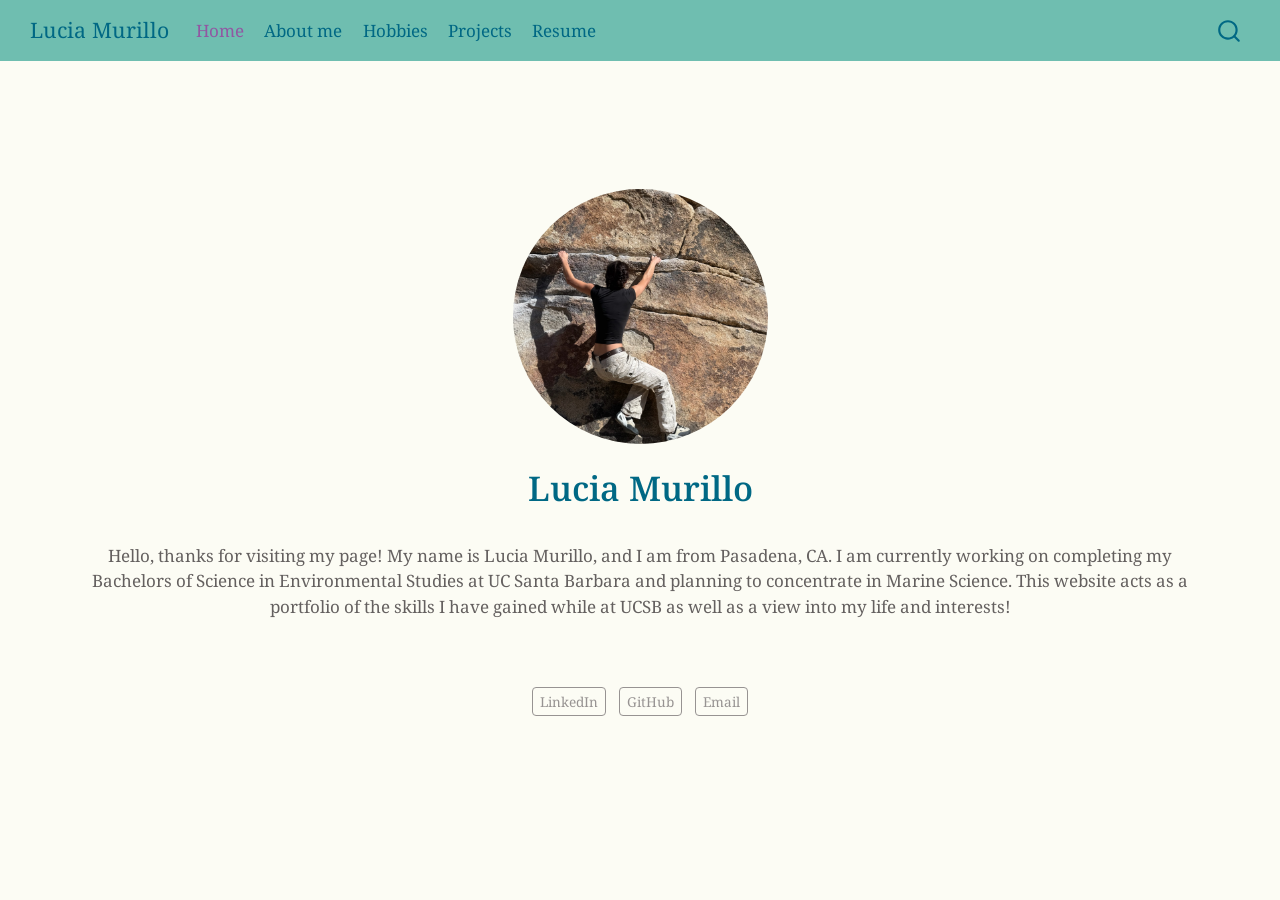
<file: docs/index.html>
<!DOCTYPE html>
<html xmlns="http://www.w3.org/1999/xhtml" lang="en" xml:lang="en"><head>

<meta charset="utf-8">
<meta name="generator" content="quarto-1.9.38">

<meta name="viewport" content="width=device-width, initial-scale=1.0, user-scalable=yes">


<title>Lucia Murillo</title>
<style>
/* Default styles provided by pandoc.
** See https://pandoc.org/MANUAL.html#variables-for-html for config info.
*/
code{white-space: pre-wrap;}
span.smallcaps{font-variant: small-caps;}
div.columns{display: flex; gap: min(4vw, 1.5em);}
div.column{flex: auto; overflow-x: auto;}
div.hanging-indent{margin-left: 1.5em; text-indent: -1.5em;}
ul.task-list{list-style: none;}
ul.task-list li input[type="checkbox"] {
  width: 0.8em;
  margin: 0 0.8em 0.2em -1em; /* quarto-specific, see https://github.com/quarto-dev/quarto-cli/issues/4556 */ 
  vertical-align: middle;
}
</style>


<script src="site_libs/quarto-nav/quarto-nav.js"></script>
<script src="site_libs/quarto-nav/headroom.min.js"></script>
<script src="site_libs/clipboard/clipboard.min.js"></script>
<script src="site_libs/quarto-search/autocomplete.umd.js"></script>
<script src="site_libs/quarto-search/fuse.min.js"></script>
<script src="site_libs/quarto-search/quarto-search.js"></script>
<meta name="quarto:offset" content="./">
<script src="site_libs/quarto-html/quarto.js" type="module"></script>
<script src="site_libs/quarto-html/tabsets/tabsets.js" type="module"></script>
<script src="site_libs/quarto-html/popper.min.js"></script>
<script src="site_libs/quarto-html/tippy.umd.min.js"></script>
<link href="site_libs/quarto-html/tippy.css" rel="stylesheet">
<link href="site_libs/quarto-html/quarto-syntax-highlighting-15634bcf2e68342d4ad2dfa704d543f6.css" rel="stylesheet" id="quarto-text-highlighting-styles">
<script src="site_libs/bootstrap/bootstrap.min.js"></script>
<link href="site_libs/bootstrap/bootstrap-icons.css" rel="stylesheet">
<link href="site_libs/bootstrap/bootstrap-aaa0cda580e2609d4816893e895b0591.min.css" rel="stylesheet" append-hash="true" id="quarto-bootstrap" data-mode="light">
<script id="quarto-search-options" type="application/json">{
  "location": "navbar",
  "copy-button": false,
  "collapse-after": 3,
  "panel-placement": "end",
  "type": "overlay",
  "limit": 50,
  "keyboard-shortcut": [
    "f",
    "/",
    "s"
  ],
  "show-item-context": false,
  "language": {
    "search-no-results-text": "No results",
    "search-matching-documents-text": "matching documents",
    "search-copy-link-title": "Copy link to search",
    "search-hide-matches-text": "Hide additional matches",
    "search-more-match-text": "more match in this document",
    "search-more-matches-text": "more matches in this document",
    "search-clear-button-title": "Clear",
    "search-text-placeholder": "",
    "search-detached-cancel-button-title": "Cancel",
    "search-submit-button-title": "Submit",
    "search-label": "Search"
  }
}</script>


</head>

<body class="nav-fixed quarto-light">

<div id="quarto-search-results"></div>
  <header id="quarto-header" class="headroom fixed-top">
    <nav class="navbar navbar-expand-lg " data-bs-theme="dark">
      <div class="navbar-container container-fluid">
      <div class="navbar-brand-container mx-auto">
    <a class="navbar-brand" href="./index.html">
    <span class="navbar-title">Lucia Murillo</span>
    </a>
  </div>
            <div id="quarto-search" class="" title="Search"></div>
          <button class="navbar-toggler" type="button" data-bs-toggle="collapse" data-bs-target="#navbarCollapse" aria-controls="navbarCollapse" role="menu" aria-expanded="false" aria-label="Toggle navigation" onclick="if (window.quartoToggleHeadroom) { window.quartoToggleHeadroom(); }">
  <span class="navbar-toggler-icon"></span>
</button>
          <div class="collapse navbar-collapse" id="navbarCollapse">
            <ul class="navbar-nav navbar-nav-scroll me-auto">
  <li class="nav-item">
    <a class="nav-link active" href="./index.html" aria-current="page"> 
<span class="menu-text">Home</span></a>
  </li>  
  <li class="nav-item">
    <a class="nav-link" href="./about.html"> 
<span class="menu-text">About me</span></a>
  </li>  
  <li class="nav-item">
    <a class="nav-link" href="./hobbies.html"> 
<span class="menu-text">Hobbies</span></a>
  </li>  
  <li class="nav-item">
    <a class="nav-link" href="./posts/projects.html"> 
<span class="menu-text">Projects</span></a>
  </li>  
  <li class="nav-item">
    <a class="nav-link" href="./resume.html"> 
<span class="menu-text">Resume</span></a>
  </li>  
</ul>
          </div> <!-- /navcollapse -->
            <div class="quarto-navbar-tools">
</div>
      </div> <!-- /container-fluid -->
    </nav>
</header>
<!-- content -->
<div id="quarto-content" class="quarto-container page-columns page-rows-contents page-layout-full page-navbar">
<!-- sidebar -->
<!-- margin-sidebar -->
    
<!-- main -->
<div class="quarto-about-jolla column-page">
  <img src="images/climb.JPG" class="about-image
  round " style="height: 15em; width: 15em;">
 <header id="title-block-header" class="quarto-title-block default">
<div class="quarto-title">
<h1 class="title">Lucia Murillo</h1>
</div>
<div class="quarto-title-meta column-page">
  </div>
</header><main class="content column-page" id="quarto-document-content">
<p>Hello, thanks for visiting my page! My name is Lucia Murillo, and I am from Pasadena, CA. I am currently working on completing my Bachelors of Science in Environmental Studies at UC Santa Barbara and planning to concentrate in Marine Science. This website acts as a portfolio of the skills I have gained while at UCSB as well as a view into my life and interests!</p>


</main> 
  <hr class="about-sep">
   <div class="about-links">
  <a href="https://www.linkedin.com/in/lucia-murillo-34b604240" class="about-link" rel="" target="_blank">
     <span class="about-link-text">LinkedIn</span>
  </a>
  <a href="https://github.com/lucia-murillo" class="about-link" rel="" target="_blank">
     <span class="about-link-text">GitHub</span>
  </a>
  <a href="mailto:luciaviola@gmail.com" class="about-link" rel="" target="">
     <span class="about-link-text">Email</span>
  </a>
</div>
</div>
 <!-- /main -->
<script id="quarto-html-after-body" type="application/javascript">
  window.document.addEventListener("DOMContentLoaded", function (event) {
    const isCodeAnnotation = (el) => {
      for (const clz of el.classList) {
        if (clz.startsWith('code-annotation-')) {                     
          return true;
        }
      }
      return false;
    }
    const onCopySuccess = function(e) {
      // button target
      const button = e.trigger;
      // don't keep focus
      button.blur();
      // flash "checked"
      button.classList.add('code-copy-button-checked');
      var currentTitle = button.getAttribute("title");
      button.setAttribute("title", "Copied!");
      let tooltip;
      if (window.bootstrap) {
        button.setAttribute("data-bs-toggle", "tooltip");
        button.setAttribute("data-bs-placement", "left");
        button.setAttribute("data-bs-title", "Copied!");
        tooltip = new bootstrap.Tooltip(button, 
          { trigger: "manual", 
            customClass: "code-copy-button-tooltip",
            offset: [0, -8]});
        tooltip.show();    
      }
      setTimeout(function() {
        if (tooltip) {
          tooltip.hide();
          button.removeAttribute("data-bs-title");
          button.removeAttribute("data-bs-toggle");
          button.removeAttribute("data-bs-placement");
        }
        button.setAttribute("title", currentTitle);
        button.classList.remove('code-copy-button-checked');
      }, 1000);
      // clear code selection
      e.clearSelection();
    }
    const getTextToCopy = function(trigger) {
      const outerScaffold = trigger.parentElement.cloneNode(true);
      const codeEl = outerScaffold.querySelector('code');
      for (const childEl of codeEl.children) {
        if (isCodeAnnotation(childEl)) {
          childEl.remove();
        }
      }
      return codeEl.innerText;
    }
    const clipboard = new window.ClipboardJS('.code-copy-button:not([data-in-quarto-modal])', {
      text: getTextToCopy
    });
    clipboard.on('success', onCopySuccess);
    if (window.document.getElementById('quarto-embedded-source-code-modal')) {
      const clipboardModal = new window.ClipboardJS('.code-copy-button[data-in-quarto-modal]', {
        text: getTextToCopy,
        container: window.document.getElementById('quarto-embedded-source-code-modal')
      });
      clipboardModal.on('success', onCopySuccess);
    }
      var localhostRegex = new RegExp(/^(?:http|https):\/\/localhost\:?[0-9]*\//);
      var mailtoRegex = new RegExp(/^mailto:/);
        var filterRegex = new RegExp('/' + window.location.host + '/');
      var isInternal = (href) => {
          return filterRegex.test(href) || localhostRegex.test(href) || mailtoRegex.test(href);
      }
      // Inspect non-navigation links and adorn them if external
     var links = window.document.querySelectorAll('a[href]:not(.nav-link):not(.navbar-brand):not(.toc-action):not(.sidebar-link):not(.sidebar-item-toggle):not(.pagination-link):not(.no-external):not([aria-hidden]):not(.dropdown-item):not(.quarto-navigation-tool):not(.about-link)');
      for (var i=0; i<links.length; i++) {
        const link = links[i];
        if (!isInternal(link.href)) {
          // undo the damage that might have been done by quarto-nav.js in the case of
          // links that we want to consider external
          if (link.dataset.originalHref !== undefined) {
            link.href = link.dataset.originalHref;
          }
        }
      }
    function tippyHover(el, contentFn, onTriggerFn, onUntriggerFn) {
      const config = {
        allowHTML: true,
        maxWidth: 500,
        delay: 100,
        arrow: false,
        appendTo: function(el) {
            return el.parentElement;
        },
        interactive: true,
        interactiveBorder: 10,
        theme: 'quarto',
        placement: 'bottom-start',
      };
      if (contentFn) {
        config.content = contentFn;
      }
      if (onTriggerFn) {
        config.onTrigger = onTriggerFn;
      }
      if (onUntriggerFn) {
        config.onUntrigger = onUntriggerFn;
      }
      window.tippy(el, config); 
    }
    const noterefs = window.document.querySelectorAll('a[role="doc-noteref"]');
    for (var i=0; i<noterefs.length; i++) {
      const ref = noterefs[i];
      tippyHover(ref, function() {
        // use id or data attribute instead here
        let href = ref.getAttribute('data-footnote-href') || ref.getAttribute('href');
        try { href = new URL(href).hash; } catch {}
        const id = href.replace(/^#\/?/, "");
        const note = window.document.getElementById(id);
        if (note) {
          return note.innerHTML;
        } else {
          return "";
        }
      });
    }
    const xrefs = window.document.querySelectorAll('a.quarto-xref');
    const processXRef = (id, note) => {
      // Strip column container classes
      const stripColumnClz = (el) => {
        el.classList.remove("page-full", "page-columns");
        if (el.children) {
          for (const child of el.children) {
            stripColumnClz(child);
          }
        }
      }
      stripColumnClz(note)
      if (id === null || id.startsWith('sec-')) {
        // Special case sections, only their first couple elements
        const container = document.createElement("div");
        if (note.children && note.children.length > 2) {
          container.appendChild(note.children[0].cloneNode(true));
          for (let i = 1; i < note.children.length; i++) {
            const child = note.children[i];
            if (child.tagName === "P" && child.innerText === "") {
              continue;
            } else {
              container.appendChild(child.cloneNode(true));
              break;
            }
          }
          if (window.Quarto?.typesetMath) {
            window.Quarto.typesetMath(container);
          }
          return container.innerHTML
        } else {
          if (window.Quarto?.typesetMath) {
            window.Quarto.typesetMath(note);
          }
          return note.innerHTML;
        }
      } else {
        // Remove any anchor links if they are present
        const anchorLink = note.querySelector('a.anchorjs-link');
        if (anchorLink) {
          anchorLink.remove();
        }
        if (window.Quarto?.typesetMath) {
          window.Quarto.typesetMath(note);
        }
        if (note.classList.contains("callout")) {
          return note.outerHTML;
        } else {
          return note.innerHTML;
        }
      }
    }
    for (var i=0; i<xrefs.length; i++) {
      const xref = xrefs[i];
      tippyHover(xref, undefined, function(instance) {
        instance.disable();
        let url = xref.getAttribute('href');
        let hash = undefined; 
        if (url.startsWith('#')) {
          hash = url;
        } else {
          try { hash = new URL(url).hash; } catch {}
        }
        if (hash) {
          const id = hash.replace(/^#\/?/, "");
          const note = window.document.getElementById(id);
          if (note !== null) {
            try {
              const html = processXRef(id, note.cloneNode(true));
              instance.setContent(html);
            } finally {
              instance.enable();
              instance.show();
            }
          } else {
            // See if we can fetch this
            fetch(url.split('#')[0])
            .then(res => res.text())
            .then(html => {
              const parser = new DOMParser();
              const htmlDoc = parser.parseFromString(html, "text/html");
              const note = htmlDoc.getElementById(id);
              if (note !== null) {
                const html = processXRef(id, note);
                instance.setContent(html);
              } 
            }).finally(() => {
              instance.enable();
              instance.show();
            });
          }
        } else {
          // See if we can fetch a full url (with no hash to target)
          // This is a special case and we should probably do some content thinning / targeting
          fetch(url)
          .then(res => res.text())
          .then(html => {
            const parser = new DOMParser();
            const htmlDoc = parser.parseFromString(html, "text/html");
            const note = htmlDoc.querySelector('main.content');
            if (note !== null) {
              // This should only happen for chapter cross references
              // (since there is no id in the URL)
              // remove the first header
              if (note.children.length > 0 && note.children[0].tagName === "HEADER") {
                note.children[0].remove();
              }
              const html = processXRef(null, note);
              instance.setContent(html);
            } 
          }).finally(() => {
            instance.enable();
            instance.show();
          });
        }
      }, function(instance) {
      });
    }
        let selectedAnnoteEl;
        const selectorForAnnotation = ( cell, annotation) => {
          let cellAttr = 'data-code-cell="' + cell + '"';
          let lineAttr = 'data-code-annotation="' +  annotation + '"';
          const selector = 'span[' + cellAttr + '][' + lineAttr + ']';
          return selector;
        }
        const selectCodeLines = (annoteEl) => {
          const doc = window.document;
          const targetCell = annoteEl.getAttribute("data-target-cell");
          const targetAnnotation = annoteEl.getAttribute("data-target-annotation");
          const annoteSpan = window.document.querySelector(selectorForAnnotation(targetCell, targetAnnotation));
          const lines = annoteSpan.getAttribute("data-code-lines").split(",");
          const lineIds = lines.map((line) => {
            return targetCell + "-" + line;
          })
          let top = null;
          let height = null;
          let parent = null;
          if (lineIds.length > 0) {
              //compute the position of the single el (top and bottom and make a div)
              const el = window.document.getElementById(lineIds[0]);
              top = el.offsetTop;
              height = el.offsetHeight;
              parent = el.parentElement.parentElement;
            if (lineIds.length > 1) {
              const lastEl = window.document.getElementById(lineIds[lineIds.length - 1]);
              const bottom = lastEl.offsetTop + lastEl.offsetHeight;
              height = bottom - top;
            }
            if (top !== null && height !== null && parent !== null) {
              // cook up a div (if necessary) and position it 
              let div = window.document.getElementById("code-annotation-line-highlight");
              if (div === null) {
                div = window.document.createElement("div");
                div.setAttribute("id", "code-annotation-line-highlight");
                div.style.position = 'absolute';
                parent.appendChild(div);
              }
              div.style.top = top - 2 + "px";
              div.style.height = height + 4 + "px";
              div.style.left = 0;
              let gutterDiv = window.document.getElementById("code-annotation-line-highlight-gutter");
              if (gutterDiv === null) {
                gutterDiv = window.document.createElement("div");
                gutterDiv.setAttribute("id", "code-annotation-line-highlight-gutter");
                gutterDiv.style.position = 'absolute';
                const codeCell = window.document.getElementById(targetCell);
                const gutter = codeCell.querySelector('.code-annotation-gutter');
                gutter.appendChild(gutterDiv);
              }
              gutterDiv.style.top = top - 2 + "px";
              gutterDiv.style.height = height + 4 + "px";
            }
            selectedAnnoteEl = annoteEl;
          }
        };
        const unselectCodeLines = () => {
          const elementsIds = ["code-annotation-line-highlight", "code-annotation-line-highlight-gutter"];
          elementsIds.forEach((elId) => {
            const div = window.document.getElementById(elId);
            if (div) {
              div.remove();
            }
          });
          selectedAnnoteEl = undefined;
        };
          // Handle positioning of the toggle
      window.addEventListener(
        "resize",
        throttle(() => {
          elRect = undefined;
          if (selectedAnnoteEl) {
            selectCodeLines(selectedAnnoteEl);
          }
        }, 10)
      );
      function throttle(fn, ms) {
      let throttle = false;
      let timer;
        return (...args) => {
          if(!throttle) { // first call gets through
              fn.apply(this, args);
              throttle = true;
          } else { // all the others get throttled
              if(timer) clearTimeout(timer); // cancel #2
              timer = setTimeout(() => {
                fn.apply(this, args);
                timer = throttle = false;
              }, ms);
          }
        };
      }
        // Attach click handler to the DT
        const annoteDls = window.document.querySelectorAll('dt[data-target-cell]');
        for (const annoteDlNode of annoteDls) {
          annoteDlNode.addEventListener('click', (event) => {
            const clickedEl = event.target;
            if (clickedEl !== selectedAnnoteEl) {
              unselectCodeLines();
              const activeEl = window.document.querySelector('dt[data-target-cell].code-annotation-active');
              if (activeEl) {
                activeEl.classList.remove('code-annotation-active');
              }
              selectCodeLines(clickedEl);
              clickedEl.classList.add('code-annotation-active');
            } else {
              // Unselect the line
              unselectCodeLines();
              clickedEl.classList.remove('code-annotation-active');
            }
          });
        }
    const findCites = (el) => {
      const parentEl = el.parentElement;
      if (parentEl) {
        const cites = parentEl.dataset.cites;
        if (cites) {
          return {
            el,
            cites: cites.split(' ')
          };
        } else {
          return findCites(el.parentElement)
        }
      } else {
        return undefined;
      }
    };
    var bibliorefs = window.document.querySelectorAll('a[role="doc-biblioref"]');
    for (var i=0; i<bibliorefs.length; i++) {
      const ref = bibliorefs[i];
      const citeInfo = findCites(ref);
      if (citeInfo) {
        tippyHover(citeInfo.el, function() {
          var popup = window.document.createElement('div');
          citeInfo.cites.forEach(function(cite) {
            var citeDiv = window.document.createElement('div');
            citeDiv.classList.add('hanging-indent');
            citeDiv.classList.add('csl-entry');
            var biblioDiv = window.document.getElementById('ref-' + cite);
            if (biblioDiv) {
              citeDiv.innerHTML = biblioDiv.innerHTML;
            }
            popup.appendChild(citeDiv);
          });
          return popup.innerHTML;
        });
      }
    }
  });
  </script>
</div> <!-- /content -->




</body></html>
</file>
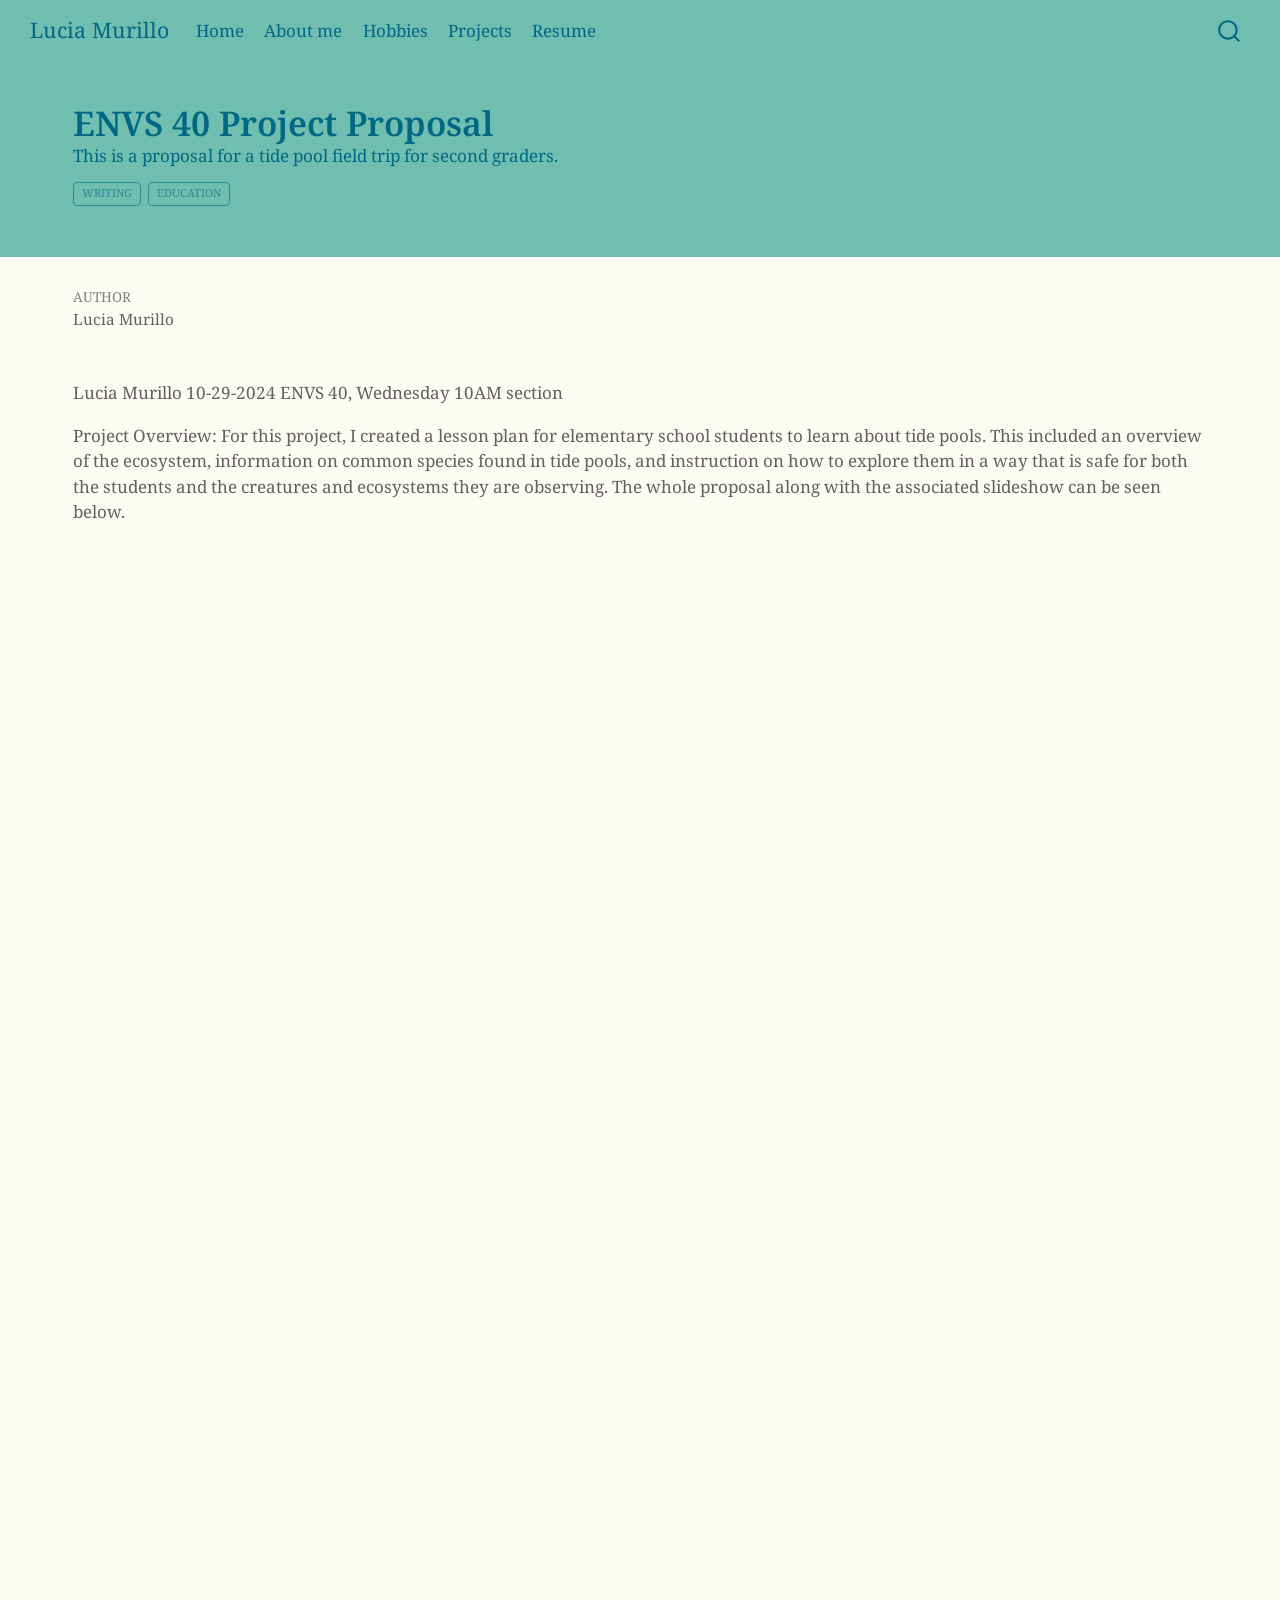
<file: docs/posts/envs40/index.html>
<!DOCTYPE html>
<html xmlns="http://www.w3.org/1999/xhtml" lang="en" xml:lang="en"><head>

<meta charset="utf-8">
<meta name="generator" content="quarto-1.9.38">

<meta name="viewport" content="width=device-width, initial-scale=1.0, user-scalable=yes">

<meta name="author" content="Lucia Murillo">
<meta name="description" content="This is a proposal for a tide pool field trip for second graders.">

<title>ENVS 40 Project Proposal – Lucia Murillo</title>
<style>
/* Default styles provided by pandoc.
** See https://pandoc.org/MANUAL.html#variables-for-html for config info.
*/
code{white-space: pre-wrap;}
span.smallcaps{font-variant: small-caps;}
div.columns{display: flex; gap: min(4vw, 1.5em);}
div.column{flex: auto; overflow-x: auto;}
div.hanging-indent{margin-left: 1.5em; text-indent: -1.5em;}
ul.task-list{list-style: none;}
ul.task-list li input[type="checkbox"] {
  width: 0.8em;
  margin: 0 0.8em 0.2em -1em; /* quarto-specific, see https://github.com/quarto-dev/quarto-cli/issues/4556 */ 
  vertical-align: middle;
}
</style>


<script src="../../site_libs/quarto-nav/quarto-nav.js"></script>
<script src="../../site_libs/quarto-nav/headroom.min.js"></script>
<script src="../../site_libs/clipboard/clipboard.min.js"></script>
<script src="../../site_libs/quarto-search/autocomplete.umd.js"></script>
<script src="../../site_libs/quarto-search/fuse.min.js"></script>
<script src="../../site_libs/quarto-search/quarto-search.js"></script>
<meta name="quarto:offset" content="../../">
<script src="../../site_libs/quarto-html/quarto.js" type="module"></script>
<script src="../../site_libs/quarto-html/tabsets/tabsets.js" type="module"></script>
<script src="../../site_libs/quarto-html/popper.min.js"></script>
<script src="../../site_libs/quarto-html/tippy.umd.min.js"></script>
<script src="../../site_libs/quarto-html/anchor.min.js"></script>
<link href="../../site_libs/quarto-html/tippy.css" rel="stylesheet">
<link href="../../site_libs/quarto-html/quarto-syntax-highlighting-15634bcf2e68342d4ad2dfa704d543f6.css" rel="stylesheet" id="quarto-text-highlighting-styles">
<script src="../../site_libs/bootstrap/bootstrap.min.js"></script>
<link href="../../site_libs/bootstrap/bootstrap-icons.css" rel="stylesheet">
<link href="../../site_libs/bootstrap/bootstrap-aaa0cda580e2609d4816893e895b0591.min.css" rel="stylesheet" append-hash="true" id="quarto-bootstrap" data-mode="light">
<script id="quarto-search-options" type="application/json">{
  "location": "navbar",
  "copy-button": false,
  "collapse-after": 3,
  "panel-placement": "end",
  "type": "overlay",
  "limit": 50,
  "keyboard-shortcut": [
    "f",
    "/",
    "s"
  ],
  "show-item-context": false,
  "language": {
    "search-no-results-text": "No results",
    "search-matching-documents-text": "matching documents",
    "search-copy-link-title": "Copy link to search",
    "search-hide-matches-text": "Hide additional matches",
    "search-more-match-text": "more match in this document",
    "search-more-matches-text": "more matches in this document",
    "search-clear-button-title": "Clear",
    "search-text-placeholder": "",
    "search-detached-cancel-button-title": "Cancel",
    "search-submit-button-title": "Submit",
    "search-label": "Search"
  }
}</script>


</head>

<body class="nav-fixed quarto-light">

<div id="quarto-search-results"></div>
  <header id="quarto-header" class="headroom fixed-top quarto-banner">
    <nav class="navbar navbar-expand-lg " data-bs-theme="dark">
      <div class="navbar-container container-fluid">
      <div class="navbar-brand-container mx-auto">
    <a class="navbar-brand" href="../../index.html">
    <span class="navbar-title">Lucia Murillo</span>
    </a>
  </div>
            <div id="quarto-search" class="" title="Search"></div>
          <button class="navbar-toggler" type="button" data-bs-toggle="collapse" data-bs-target="#navbarCollapse" aria-controls="navbarCollapse" role="menu" aria-expanded="false" aria-label="Toggle navigation" onclick="if (window.quartoToggleHeadroom) { window.quartoToggleHeadroom(); }">
  <span class="navbar-toggler-icon"></span>
</button>
          <div class="collapse navbar-collapse" id="navbarCollapse">
            <ul class="navbar-nav navbar-nav-scroll me-auto">
  <li class="nav-item">
    <a class="nav-link" href="../../index.html"> 
<span class="menu-text">Home</span></a>
  </li>  
  <li class="nav-item">
    <a class="nav-link" href="../../about.html"> 
<span class="menu-text">About me</span></a>
  </li>  
  <li class="nav-item">
    <a class="nav-link" href="../../hobbies.html"> 
<span class="menu-text">Hobbies</span></a>
  </li>  
  <li class="nav-item">
    <a class="nav-link" href="../../posts/projects.html"> 
<span class="menu-text">Projects</span></a>
  </li>  
  <li class="nav-item">
    <a class="nav-link" href="../../resume.html"> 
<span class="menu-text">Resume</span></a>
  </li>  
</ul>
          </div> <!-- /navcollapse -->
            <div class="quarto-navbar-tools">
</div>
      </div> <!-- /container-fluid -->
    </nav>
</header>
<!-- content -->
<header id="title-block-header" class="quarto-title-block default page-columns page-full">
  <div class="quarto-title-banner page-columns page-full">
    <div class="quarto-title column-page">
      <h1 class="title">ENVS 40 Project Proposal</h1>
                  <div>
        <div class="description">
          This is a proposal for a tide pool field trip for second graders.
        </div>
      </div>
                          <div class="quarto-categories">
                <div class="quarto-category">Writing</div>
                <div class="quarto-category">Education</div>
              </div>
                  </div>
  </div>
    
  
  <div class="quarto-title-meta column-page">

      <div>
      <div class="quarto-title-meta-heading">Author</div>
      <div class="quarto-title-meta-contents">
               <p>Lucia Murillo </p>
            </div>
    </div>
      
    
      
    </div>
    
  
  </header><div id="quarto-content" class="quarto-container page-columns page-rows-contents page-layout-full page-navbar">
<!-- sidebar -->
<!-- margin-sidebar -->
    <div id="quarto-margin-sidebar" class="sidebar margin-sidebar zindex-bottom">
        
    </div>
<!-- main -->
<main class="content quarto-banner-title-block column-page" id="quarto-document-content">





<p>Lucia Murillo 10-29-2024 ENVS 40, Wednesday 10AM section</p>
<p>Project Overview: For this project, I created a lesson plan for elementary school students to learn about tide pools. This included an overview of the ecosystem, information on common species found in tide pools, and instruction on how to explore them in a way that is safe for both the students and the creatures and ecosystems they are observing. The whole proposal along with the associated slideshow can be seen below. <iframe src="envs40.pdf" width="100%" height="600px"></iframe> <iframe src="envs40-slides.pdf" width="100%" height="600px"></iframe></p>



</main> <!-- /main -->
<script id="quarto-html-after-body" type="application/javascript">
  window.document.addEventListener("DOMContentLoaded", function (event) {
    const icon = "";
    const anchorJS = new window.AnchorJS();
    anchorJS.options = {
      placement: 'right',
      icon: icon
    };
    anchorJS.add('.anchored');
    const isCodeAnnotation = (el) => {
      for (const clz of el.classList) {
        if (clz.startsWith('code-annotation-')) {                     
          return true;
        }
      }
      return false;
    }
    const onCopySuccess = function(e) {
      // button target
      const button = e.trigger;
      // don't keep focus
      button.blur();
      // flash "checked"
      button.classList.add('code-copy-button-checked');
      var currentTitle = button.getAttribute("title");
      button.setAttribute("title", "Copied!");
      let tooltip;
      if (window.bootstrap) {
        button.setAttribute("data-bs-toggle", "tooltip");
        button.setAttribute("data-bs-placement", "left");
        button.setAttribute("data-bs-title", "Copied!");
        tooltip = new bootstrap.Tooltip(button, 
          { trigger: "manual", 
            customClass: "code-copy-button-tooltip",
            offset: [0, -8]});
        tooltip.show();    
      }
      setTimeout(function() {
        if (tooltip) {
          tooltip.hide();
          button.removeAttribute("data-bs-title");
          button.removeAttribute("data-bs-toggle");
          button.removeAttribute("data-bs-placement");
        }
        button.setAttribute("title", currentTitle);
        button.classList.remove('code-copy-button-checked');
      }, 1000);
      // clear code selection
      e.clearSelection();
    }
    const getTextToCopy = function(trigger) {
      const outerScaffold = trigger.parentElement.cloneNode(true);
      const codeEl = outerScaffold.querySelector('code');
      for (const childEl of codeEl.children) {
        if (isCodeAnnotation(childEl)) {
          childEl.remove();
        }
      }
      return codeEl.innerText;
    }
    const clipboard = new window.ClipboardJS('.code-copy-button:not([data-in-quarto-modal])', {
      text: getTextToCopy
    });
    clipboard.on('success', onCopySuccess);
    if (window.document.getElementById('quarto-embedded-source-code-modal')) {
      const clipboardModal = new window.ClipboardJS('.code-copy-button[data-in-quarto-modal]', {
        text: getTextToCopy,
        container: window.document.getElementById('quarto-embedded-source-code-modal')
      });
      clipboardModal.on('success', onCopySuccess);
    }
      var localhostRegex = new RegExp(/^(?:http|https):\/\/localhost\:?[0-9]*\//);
      var mailtoRegex = new RegExp(/^mailto:/);
        var filterRegex = new RegExp('/' + window.location.host + '/');
      var isInternal = (href) => {
          return filterRegex.test(href) || localhostRegex.test(href) || mailtoRegex.test(href);
      }
      // Inspect non-navigation links and adorn them if external
     var links = window.document.querySelectorAll('a[href]:not(.nav-link):not(.navbar-brand):not(.toc-action):not(.sidebar-link):not(.sidebar-item-toggle):not(.pagination-link):not(.no-external):not([aria-hidden]):not(.dropdown-item):not(.quarto-navigation-tool):not(.about-link)');
      for (var i=0; i<links.length; i++) {
        const link = links[i];
        if (!isInternal(link.href)) {
          // undo the damage that might have been done by quarto-nav.js in the case of
          // links that we want to consider external
          if (link.dataset.originalHref !== undefined) {
            link.href = link.dataset.originalHref;
          }
        }
      }
    function tippyHover(el, contentFn, onTriggerFn, onUntriggerFn) {
      const config = {
        allowHTML: true,
        maxWidth: 500,
        delay: 100,
        arrow: false,
        appendTo: function(el) {
            return el.parentElement;
        },
        interactive: true,
        interactiveBorder: 10,
        theme: 'quarto',
        placement: 'bottom-start',
      };
      if (contentFn) {
        config.content = contentFn;
      }
      if (onTriggerFn) {
        config.onTrigger = onTriggerFn;
      }
      if (onUntriggerFn) {
        config.onUntrigger = onUntriggerFn;
      }
      window.tippy(el, config); 
    }
    const noterefs = window.document.querySelectorAll('a[role="doc-noteref"]');
    for (var i=0; i<noterefs.length; i++) {
      const ref = noterefs[i];
      tippyHover(ref, function() {
        // use id or data attribute instead here
        let href = ref.getAttribute('data-footnote-href') || ref.getAttribute('href');
        try { href = new URL(href).hash; } catch {}
        const id = href.replace(/^#\/?/, "");
        const note = window.document.getElementById(id);
        if (note) {
          return note.innerHTML;
        } else {
          return "";
        }
      });
    }
    const xrefs = window.document.querySelectorAll('a.quarto-xref');
    const processXRef = (id, note) => {
      // Strip column container classes
      const stripColumnClz = (el) => {
        el.classList.remove("page-full", "page-columns");
        if (el.children) {
          for (const child of el.children) {
            stripColumnClz(child);
          }
        }
      }
      stripColumnClz(note)
      if (id === null || id.startsWith('sec-')) {
        // Special case sections, only their first couple elements
        const container = document.createElement("div");
        if (note.children && note.children.length > 2) {
          container.appendChild(note.children[0].cloneNode(true));
          for (let i = 1; i < note.children.length; i++) {
            const child = note.children[i];
            if (child.tagName === "P" && child.innerText === "") {
              continue;
            } else {
              container.appendChild(child.cloneNode(true));
              break;
            }
          }
          if (window.Quarto?.typesetMath) {
            window.Quarto.typesetMath(container);
          }
          return container.innerHTML
        } else {
          if (window.Quarto?.typesetMath) {
            window.Quarto.typesetMath(note);
          }
          return note.innerHTML;
        }
      } else {
        // Remove any anchor links if they are present
        const anchorLink = note.querySelector('a.anchorjs-link');
        if (anchorLink) {
          anchorLink.remove();
        }
        if (window.Quarto?.typesetMath) {
          window.Quarto.typesetMath(note);
        }
        if (note.classList.contains("callout")) {
          return note.outerHTML;
        } else {
          return note.innerHTML;
        }
      }
    }
    for (var i=0; i<xrefs.length; i++) {
      const xref = xrefs[i];
      tippyHover(xref, undefined, function(instance) {
        instance.disable();
        let url = xref.getAttribute('href');
        let hash = undefined; 
        if (url.startsWith('#')) {
          hash = url;
        } else {
          try { hash = new URL(url).hash; } catch {}
        }
        if (hash) {
          const id = hash.replace(/^#\/?/, "");
          const note = window.document.getElementById(id);
          if (note !== null) {
            try {
              const html = processXRef(id, note.cloneNode(true));
              instance.setContent(html);
            } finally {
              instance.enable();
              instance.show();
            }
          } else {
            // See if we can fetch this
            fetch(url.split('#')[0])
            .then(res => res.text())
            .then(html => {
              const parser = new DOMParser();
              const htmlDoc = parser.parseFromString(html, "text/html");
              const note = htmlDoc.getElementById(id);
              if (note !== null) {
                const html = processXRef(id, note);
                instance.setContent(html);
              } 
            }).finally(() => {
              instance.enable();
              instance.show();
            });
          }
        } else {
          // See if we can fetch a full url (with no hash to target)
          // This is a special case and we should probably do some content thinning / targeting
          fetch(url)
          .then(res => res.text())
          .then(html => {
            const parser = new DOMParser();
            const htmlDoc = parser.parseFromString(html, "text/html");
            const note = htmlDoc.querySelector('main.content');
            if (note !== null) {
              // This should only happen for chapter cross references
              // (since there is no id in the URL)
              // remove the first header
              if (note.children.length > 0 && note.children[0].tagName === "HEADER") {
                note.children[0].remove();
              }
              const html = processXRef(null, note);
              instance.setContent(html);
            } 
          }).finally(() => {
            instance.enable();
            instance.show();
          });
        }
      }, function(instance) {
      });
    }
        let selectedAnnoteEl;
        const selectorForAnnotation = ( cell, annotation) => {
          let cellAttr = 'data-code-cell="' + cell + '"';
          let lineAttr = 'data-code-annotation="' +  annotation + '"';
          const selector = 'span[' + cellAttr + '][' + lineAttr + ']';
          return selector;
        }
        const selectCodeLines = (annoteEl) => {
          const doc = window.document;
          const targetCell = annoteEl.getAttribute("data-target-cell");
          const targetAnnotation = annoteEl.getAttribute("data-target-annotation");
          const annoteSpan = window.document.querySelector(selectorForAnnotation(targetCell, targetAnnotation));
          const lines = annoteSpan.getAttribute("data-code-lines").split(",");
          const lineIds = lines.map((line) => {
            return targetCell + "-" + line;
          })
          let top = null;
          let height = null;
          let parent = null;
          if (lineIds.length > 0) {
              //compute the position of the single el (top and bottom and make a div)
              const el = window.document.getElementById(lineIds[0]);
              top = el.offsetTop;
              height = el.offsetHeight;
              parent = el.parentElement.parentElement;
            if (lineIds.length > 1) {
              const lastEl = window.document.getElementById(lineIds[lineIds.length - 1]);
              const bottom = lastEl.offsetTop + lastEl.offsetHeight;
              height = bottom - top;
            }
            if (top !== null && height !== null && parent !== null) {
              // cook up a div (if necessary) and position it 
              let div = window.document.getElementById("code-annotation-line-highlight");
              if (div === null) {
                div = window.document.createElement("div");
                div.setAttribute("id", "code-annotation-line-highlight");
                div.style.position = 'absolute';
                parent.appendChild(div);
              }
              div.style.top = top - 2 + "px";
              div.style.height = height + 4 + "px";
              div.style.left = 0;
              let gutterDiv = window.document.getElementById("code-annotation-line-highlight-gutter");
              if (gutterDiv === null) {
                gutterDiv = window.document.createElement("div");
                gutterDiv.setAttribute("id", "code-annotation-line-highlight-gutter");
                gutterDiv.style.position = 'absolute';
                const codeCell = window.document.getElementById(targetCell);
                const gutter = codeCell.querySelector('.code-annotation-gutter');
                gutter.appendChild(gutterDiv);
              }
              gutterDiv.style.top = top - 2 + "px";
              gutterDiv.style.height = height + 4 + "px";
            }
            selectedAnnoteEl = annoteEl;
          }
        };
        const unselectCodeLines = () => {
          const elementsIds = ["code-annotation-line-highlight", "code-annotation-line-highlight-gutter"];
          elementsIds.forEach((elId) => {
            const div = window.document.getElementById(elId);
            if (div) {
              div.remove();
            }
          });
          selectedAnnoteEl = undefined;
        };
          // Handle positioning of the toggle
      window.addEventListener(
        "resize",
        throttle(() => {
          elRect = undefined;
          if (selectedAnnoteEl) {
            selectCodeLines(selectedAnnoteEl);
          }
        }, 10)
      );
      function throttle(fn, ms) {
      let throttle = false;
      let timer;
        return (...args) => {
          if(!throttle) { // first call gets through
              fn.apply(this, args);
              throttle = true;
          } else { // all the others get throttled
              if(timer) clearTimeout(timer); // cancel #2
              timer = setTimeout(() => {
                fn.apply(this, args);
                timer = throttle = false;
              }, ms);
          }
        };
      }
        // Attach click handler to the DT
        const annoteDls = window.document.querySelectorAll('dt[data-target-cell]');
        for (const annoteDlNode of annoteDls) {
          annoteDlNode.addEventListener('click', (event) => {
            const clickedEl = event.target;
            if (clickedEl !== selectedAnnoteEl) {
              unselectCodeLines();
              const activeEl = window.document.querySelector('dt[data-target-cell].code-annotation-active');
              if (activeEl) {
                activeEl.classList.remove('code-annotation-active');
              }
              selectCodeLines(clickedEl);
              clickedEl.classList.add('code-annotation-active');
            } else {
              // Unselect the line
              unselectCodeLines();
              clickedEl.classList.remove('code-annotation-active');
            }
          });
        }
    const findCites = (el) => {
      const parentEl = el.parentElement;
      if (parentEl) {
        const cites = parentEl.dataset.cites;
        if (cites) {
          return {
            el,
            cites: cites.split(' ')
          };
        } else {
          return findCites(el.parentElement)
        }
      } else {
        return undefined;
      }
    };
    var bibliorefs = window.document.querySelectorAll('a[role="doc-biblioref"]');
    for (var i=0; i<bibliorefs.length; i++) {
      const ref = bibliorefs[i];
      const citeInfo = findCites(ref);
      if (citeInfo) {
        tippyHover(citeInfo.el, function() {
          var popup = window.document.createElement('div');
          citeInfo.cites.forEach(function(cite) {
            var citeDiv = window.document.createElement('div');
            citeDiv.classList.add('hanging-indent');
            citeDiv.classList.add('csl-entry');
            var biblioDiv = window.document.getElementById('ref-' + cite);
            if (biblioDiv) {
              citeDiv.innerHTML = biblioDiv.innerHTML;
            }
            popup.appendChild(citeDiv);
          });
          return popup.innerHTML;
        });
      }
    }
  });
  </script>
</div> <!-- /content -->




</body></html>
</file>
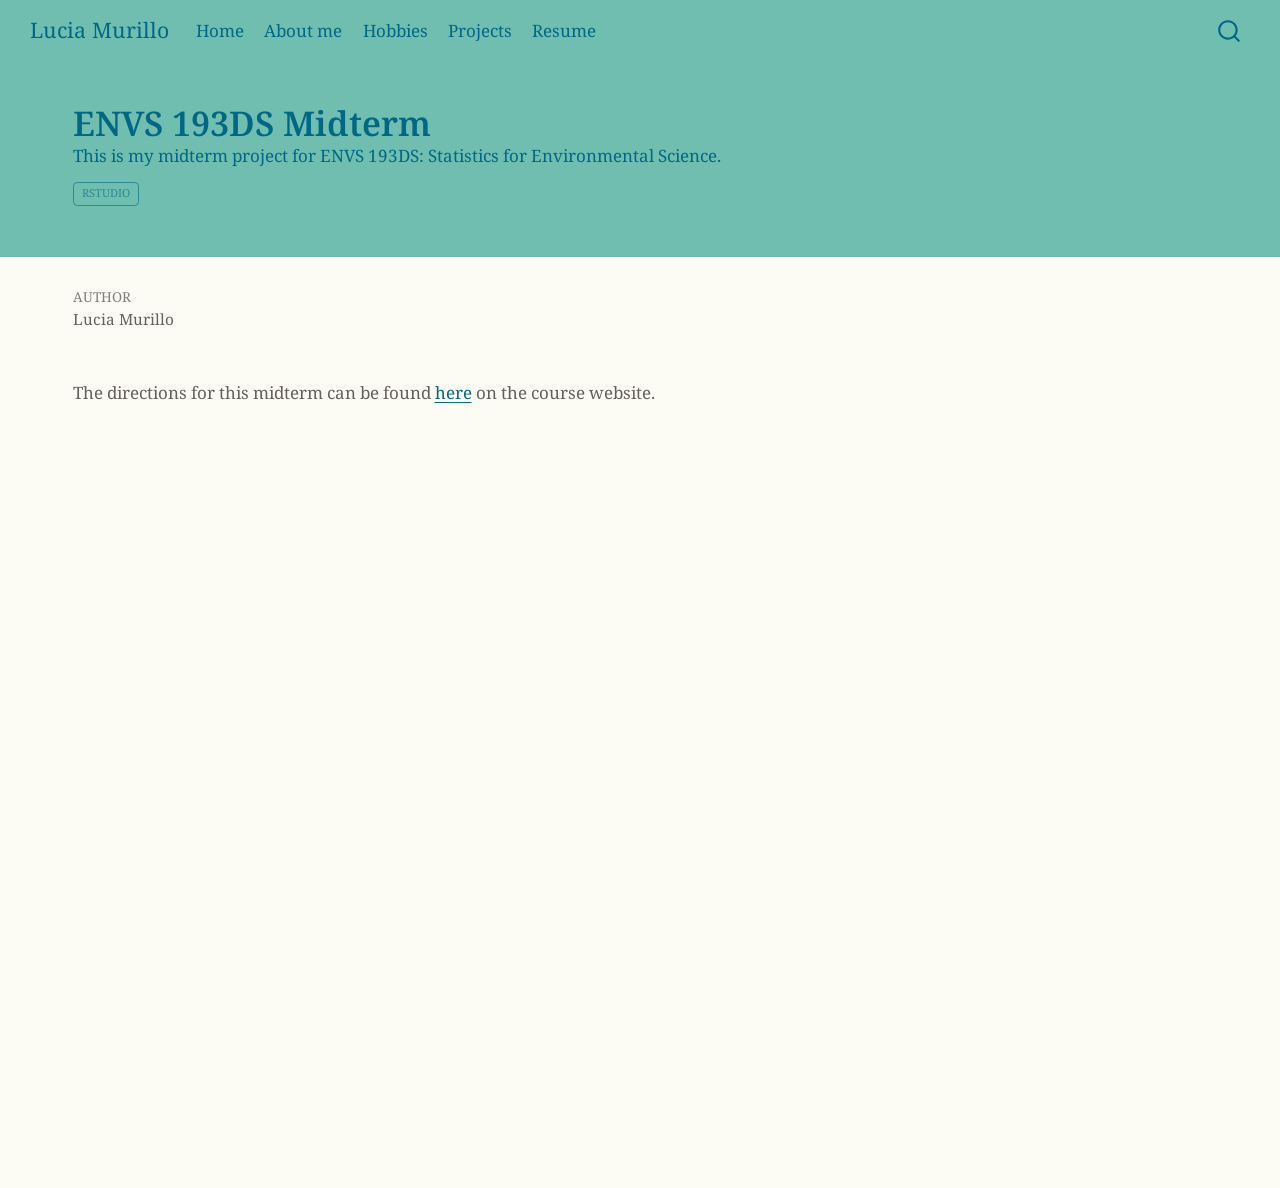
<file: docs/posts/midterm/index.html>
<!DOCTYPE html>
<html xmlns="http://www.w3.org/1999/xhtml" lang="en" xml:lang="en"><head>

<meta charset="utf-8">
<meta name="generator" content="quarto-1.9.38">

<meta name="viewport" content="width=device-width, initial-scale=1.0, user-scalable=yes">

<meta name="author" content="Lucia Murillo">
<meta name="description" content="This is my midterm project for ENVS 193DS: Statistics for Environmental Science.">

<title>ENVS 193DS Midterm – Lucia Murillo</title>
<style>
/* Default styles provided by pandoc.
** See https://pandoc.org/MANUAL.html#variables-for-html for config info.
*/
code{white-space: pre-wrap;}
span.smallcaps{font-variant: small-caps;}
div.columns{display: flex; gap: min(4vw, 1.5em);}
div.column{flex: auto; overflow-x: auto;}
div.hanging-indent{margin-left: 1.5em; text-indent: -1.5em;}
ul.task-list{list-style: none;}
ul.task-list li input[type="checkbox"] {
  width: 0.8em;
  margin: 0 0.8em 0.2em -1em; /* quarto-specific, see https://github.com/quarto-dev/quarto-cli/issues/4556 */ 
  vertical-align: middle;
}
</style>


<script src="../../site_libs/quarto-nav/quarto-nav.js"></script>
<script src="../../site_libs/quarto-nav/headroom.min.js"></script>
<script src="../../site_libs/clipboard/clipboard.min.js"></script>
<script src="../../site_libs/quarto-search/autocomplete.umd.js"></script>
<script src="../../site_libs/quarto-search/fuse.min.js"></script>
<script src="../../site_libs/quarto-search/quarto-search.js"></script>
<meta name="quarto:offset" content="../../">
<script src="../../site_libs/quarto-html/quarto.js" type="module"></script>
<script src="../../site_libs/quarto-html/tabsets/tabsets.js" type="module"></script>
<script src="../../site_libs/quarto-html/popper.min.js"></script>
<script src="../../site_libs/quarto-html/tippy.umd.min.js"></script>
<script src="../../site_libs/quarto-html/anchor.min.js"></script>
<link href="../../site_libs/quarto-html/tippy.css" rel="stylesheet">
<link href="../../site_libs/quarto-html/quarto-syntax-highlighting-15634bcf2e68342d4ad2dfa704d543f6.css" rel="stylesheet" id="quarto-text-highlighting-styles">
<script src="../../site_libs/bootstrap/bootstrap.min.js"></script>
<link href="../../site_libs/bootstrap/bootstrap-icons.css" rel="stylesheet">
<link href="../../site_libs/bootstrap/bootstrap-aaa0cda580e2609d4816893e895b0591.min.css" rel="stylesheet" append-hash="true" id="quarto-bootstrap" data-mode="light">
<script id="quarto-search-options" type="application/json">{
  "location": "navbar",
  "copy-button": false,
  "collapse-after": 3,
  "panel-placement": "end",
  "type": "overlay",
  "limit": 50,
  "keyboard-shortcut": [
    "f",
    "/",
    "s"
  ],
  "show-item-context": false,
  "language": {
    "search-no-results-text": "No results",
    "search-matching-documents-text": "matching documents",
    "search-copy-link-title": "Copy link to search",
    "search-hide-matches-text": "Hide additional matches",
    "search-more-match-text": "more match in this document",
    "search-more-matches-text": "more matches in this document",
    "search-clear-button-title": "Clear",
    "search-text-placeholder": "",
    "search-detached-cancel-button-title": "Cancel",
    "search-submit-button-title": "Submit",
    "search-label": "Search"
  }
}</script>


</head>

<body class="nav-fixed quarto-light">

<div id="quarto-search-results"></div>
  <header id="quarto-header" class="headroom fixed-top quarto-banner">
    <nav class="navbar navbar-expand-lg " data-bs-theme="dark">
      <div class="navbar-container container-fluid">
      <div class="navbar-brand-container mx-auto">
    <a class="navbar-brand" href="../../index.html">
    <span class="navbar-title">Lucia Murillo</span>
    </a>
  </div>
            <div id="quarto-search" class="" title="Search"></div>
          <button class="navbar-toggler" type="button" data-bs-toggle="collapse" data-bs-target="#navbarCollapse" aria-controls="navbarCollapse" role="menu" aria-expanded="false" aria-label="Toggle navigation" onclick="if (window.quartoToggleHeadroom) { window.quartoToggleHeadroom(); }">
  <span class="navbar-toggler-icon"></span>
</button>
          <div class="collapse navbar-collapse" id="navbarCollapse">
            <ul class="navbar-nav navbar-nav-scroll me-auto">
  <li class="nav-item">
    <a class="nav-link" href="../../index.html"> 
<span class="menu-text">Home</span></a>
  </li>  
  <li class="nav-item">
    <a class="nav-link" href="../../about.html"> 
<span class="menu-text">About me</span></a>
  </li>  
  <li class="nav-item">
    <a class="nav-link" href="../../hobbies.html"> 
<span class="menu-text">Hobbies</span></a>
  </li>  
  <li class="nav-item">
    <a class="nav-link" href="../../posts/projects.html"> 
<span class="menu-text">Projects</span></a>
  </li>  
  <li class="nav-item">
    <a class="nav-link" href="../../resume.html"> 
<span class="menu-text">Resume</span></a>
  </li>  
</ul>
          </div> <!-- /navcollapse -->
            <div class="quarto-navbar-tools">
</div>
      </div> <!-- /container-fluid -->
    </nav>
</header>
<!-- content -->
<header id="title-block-header" class="quarto-title-block default page-columns page-full">
  <div class="quarto-title-banner page-columns page-full">
    <div class="quarto-title column-page">
      <h1 class="title">ENVS 193DS Midterm</h1>
                  <div>
        <div class="description">
          This is my midterm project for ENVS 193DS: Statistics for Environmental Science.
        </div>
      </div>
                          <div class="quarto-categories">
                <div class="quarto-category">RStudio</div>
              </div>
                  </div>
  </div>
    
  
  <div class="quarto-title-meta column-page">

      <div>
      <div class="quarto-title-meta-heading">Author</div>
      <div class="quarto-title-meta-contents">
               <p>Lucia Murillo </p>
            </div>
    </div>
      
    
      
    </div>
    
  
  </header><div id="quarto-content" class="quarto-container page-columns page-rows-contents page-layout-full page-navbar">
<!-- sidebar -->
<!-- margin-sidebar -->
    <div id="quarto-margin-sidebar" class="sidebar margin-sidebar zindex-bottom">
        
    </div>
<!-- main -->
<main class="content quarto-banner-title-block column-page" id="quarto-document-content">





<p>The directions for this midterm can be found <a href="https://spring-2026.envs-193ds.com/assignments/midterm">here</a> on the course website.</p>
<iframe src="midterm.pdf" width="100%" height="600px">
</iframe>



</main> <!-- /main -->
<script id="quarto-html-after-body" type="application/javascript">
  window.document.addEventListener("DOMContentLoaded", function (event) {
    const icon = "";
    const anchorJS = new window.AnchorJS();
    anchorJS.options = {
      placement: 'right',
      icon: icon
    };
    anchorJS.add('.anchored');
    const isCodeAnnotation = (el) => {
      for (const clz of el.classList) {
        if (clz.startsWith('code-annotation-')) {                     
          return true;
        }
      }
      return false;
    }
    const onCopySuccess = function(e) {
      // button target
      const button = e.trigger;
      // don't keep focus
      button.blur();
      // flash "checked"
      button.classList.add('code-copy-button-checked');
      var currentTitle = button.getAttribute("title");
      button.setAttribute("title", "Copied!");
      let tooltip;
      if (window.bootstrap) {
        button.setAttribute("data-bs-toggle", "tooltip");
        button.setAttribute("data-bs-placement", "left");
        button.setAttribute("data-bs-title", "Copied!");
        tooltip = new bootstrap.Tooltip(button, 
          { trigger: "manual", 
            customClass: "code-copy-button-tooltip",
            offset: [0, -8]});
        tooltip.show();    
      }
      setTimeout(function() {
        if (tooltip) {
          tooltip.hide();
          button.removeAttribute("data-bs-title");
          button.removeAttribute("data-bs-toggle");
          button.removeAttribute("data-bs-placement");
        }
        button.setAttribute("title", currentTitle);
        button.classList.remove('code-copy-button-checked');
      }, 1000);
      // clear code selection
      e.clearSelection();
    }
    const getTextToCopy = function(trigger) {
      const outerScaffold = trigger.parentElement.cloneNode(true);
      const codeEl = outerScaffold.querySelector('code');
      for (const childEl of codeEl.children) {
        if (isCodeAnnotation(childEl)) {
          childEl.remove();
        }
      }
      return codeEl.innerText;
    }
    const clipboard = new window.ClipboardJS('.code-copy-button:not([data-in-quarto-modal])', {
      text: getTextToCopy
    });
    clipboard.on('success', onCopySuccess);
    if (window.document.getElementById('quarto-embedded-source-code-modal')) {
      const clipboardModal = new window.ClipboardJS('.code-copy-button[data-in-quarto-modal]', {
        text: getTextToCopy,
        container: window.document.getElementById('quarto-embedded-source-code-modal')
      });
      clipboardModal.on('success', onCopySuccess);
    }
      var localhostRegex = new RegExp(/^(?:http|https):\/\/localhost\:?[0-9]*\//);
      var mailtoRegex = new RegExp(/^mailto:/);
        var filterRegex = new RegExp('/' + window.location.host + '/');
      var isInternal = (href) => {
          return filterRegex.test(href) || localhostRegex.test(href) || mailtoRegex.test(href);
      }
      // Inspect non-navigation links and adorn them if external
     var links = window.document.querySelectorAll('a[href]:not(.nav-link):not(.navbar-brand):not(.toc-action):not(.sidebar-link):not(.sidebar-item-toggle):not(.pagination-link):not(.no-external):not([aria-hidden]):not(.dropdown-item):not(.quarto-navigation-tool):not(.about-link)');
      for (var i=0; i<links.length; i++) {
        const link = links[i];
        if (!isInternal(link.href)) {
          // undo the damage that might have been done by quarto-nav.js in the case of
          // links that we want to consider external
          if (link.dataset.originalHref !== undefined) {
            link.href = link.dataset.originalHref;
          }
        }
      }
    function tippyHover(el, contentFn, onTriggerFn, onUntriggerFn) {
      const config = {
        allowHTML: true,
        maxWidth: 500,
        delay: 100,
        arrow: false,
        appendTo: function(el) {
            return el.parentElement;
        },
        interactive: true,
        interactiveBorder: 10,
        theme: 'quarto',
        placement: 'bottom-start',
      };
      if (contentFn) {
        config.content = contentFn;
      }
      if (onTriggerFn) {
        config.onTrigger = onTriggerFn;
      }
      if (onUntriggerFn) {
        config.onUntrigger = onUntriggerFn;
      }
      window.tippy(el, config); 
    }
    const noterefs = window.document.querySelectorAll('a[role="doc-noteref"]');
    for (var i=0; i<noterefs.length; i++) {
      const ref = noterefs[i];
      tippyHover(ref, function() {
        // use id or data attribute instead here
        let href = ref.getAttribute('data-footnote-href') || ref.getAttribute('href');
        try { href = new URL(href).hash; } catch {}
        const id = href.replace(/^#\/?/, "");
        const note = window.document.getElementById(id);
        if (note) {
          return note.innerHTML;
        } else {
          return "";
        }
      });
    }
    const xrefs = window.document.querySelectorAll('a.quarto-xref');
    const processXRef = (id, note) => {
      // Strip column container classes
      const stripColumnClz = (el) => {
        el.classList.remove("page-full", "page-columns");
        if (el.children) {
          for (const child of el.children) {
            stripColumnClz(child);
          }
        }
      }
      stripColumnClz(note)
      if (id === null || id.startsWith('sec-')) {
        // Special case sections, only their first couple elements
        const container = document.createElement("div");
        if (note.children && note.children.length > 2) {
          container.appendChild(note.children[0].cloneNode(true));
          for (let i = 1; i < note.children.length; i++) {
            const child = note.children[i];
            if (child.tagName === "P" && child.innerText === "") {
              continue;
            } else {
              container.appendChild(child.cloneNode(true));
              break;
            }
          }
          if (window.Quarto?.typesetMath) {
            window.Quarto.typesetMath(container);
          }
          return container.innerHTML
        } else {
          if (window.Quarto?.typesetMath) {
            window.Quarto.typesetMath(note);
          }
          return note.innerHTML;
        }
      } else {
        // Remove any anchor links if they are present
        const anchorLink = note.querySelector('a.anchorjs-link');
        if (anchorLink) {
          anchorLink.remove();
        }
        if (window.Quarto?.typesetMath) {
          window.Quarto.typesetMath(note);
        }
        if (note.classList.contains("callout")) {
          return note.outerHTML;
        } else {
          return note.innerHTML;
        }
      }
    }
    for (var i=0; i<xrefs.length; i++) {
      const xref = xrefs[i];
      tippyHover(xref, undefined, function(instance) {
        instance.disable();
        let url = xref.getAttribute('href');
        let hash = undefined; 
        if (url.startsWith('#')) {
          hash = url;
        } else {
          try { hash = new URL(url).hash; } catch {}
        }
        if (hash) {
          const id = hash.replace(/^#\/?/, "");
          const note = window.document.getElementById(id);
          if (note !== null) {
            try {
              const html = processXRef(id, note.cloneNode(true));
              instance.setContent(html);
            } finally {
              instance.enable();
              instance.show();
            }
          } else {
            // See if we can fetch this
            fetch(url.split('#')[0])
            .then(res => res.text())
            .then(html => {
              const parser = new DOMParser();
              const htmlDoc = parser.parseFromString(html, "text/html");
              const note = htmlDoc.getElementById(id);
              if (note !== null) {
                const html = processXRef(id, note);
                instance.setContent(html);
              } 
            }).finally(() => {
              instance.enable();
              instance.show();
            });
          }
        } else {
          // See if we can fetch a full url (with no hash to target)
          // This is a special case and we should probably do some content thinning / targeting
          fetch(url)
          .then(res => res.text())
          .then(html => {
            const parser = new DOMParser();
            const htmlDoc = parser.parseFromString(html, "text/html");
            const note = htmlDoc.querySelector('main.content');
            if (note !== null) {
              // This should only happen for chapter cross references
              // (since there is no id in the URL)
              // remove the first header
              if (note.children.length > 0 && note.children[0].tagName === "HEADER") {
                note.children[0].remove();
              }
              const html = processXRef(null, note);
              instance.setContent(html);
            } 
          }).finally(() => {
            instance.enable();
            instance.show();
          });
        }
      }, function(instance) {
      });
    }
        let selectedAnnoteEl;
        const selectorForAnnotation = ( cell, annotation) => {
          let cellAttr = 'data-code-cell="' + cell + '"';
          let lineAttr = 'data-code-annotation="' +  annotation + '"';
          const selector = 'span[' + cellAttr + '][' + lineAttr + ']';
          return selector;
        }
        const selectCodeLines = (annoteEl) => {
          const doc = window.document;
          const targetCell = annoteEl.getAttribute("data-target-cell");
          const targetAnnotation = annoteEl.getAttribute("data-target-annotation");
          const annoteSpan = window.document.querySelector(selectorForAnnotation(targetCell, targetAnnotation));
          const lines = annoteSpan.getAttribute("data-code-lines").split(",");
          const lineIds = lines.map((line) => {
            return targetCell + "-" + line;
          })
          let top = null;
          let height = null;
          let parent = null;
          if (lineIds.length > 0) {
              //compute the position of the single el (top and bottom and make a div)
              const el = window.document.getElementById(lineIds[0]);
              top = el.offsetTop;
              height = el.offsetHeight;
              parent = el.parentElement.parentElement;
            if (lineIds.length > 1) {
              const lastEl = window.document.getElementById(lineIds[lineIds.length - 1]);
              const bottom = lastEl.offsetTop + lastEl.offsetHeight;
              height = bottom - top;
            }
            if (top !== null && height !== null && parent !== null) {
              // cook up a div (if necessary) and position it 
              let div = window.document.getElementById("code-annotation-line-highlight");
              if (div === null) {
                div = window.document.createElement("div");
                div.setAttribute("id", "code-annotation-line-highlight");
                div.style.position = 'absolute';
                parent.appendChild(div);
              }
              div.style.top = top - 2 + "px";
              div.style.height = height + 4 + "px";
              div.style.left = 0;
              let gutterDiv = window.document.getElementById("code-annotation-line-highlight-gutter");
              if (gutterDiv === null) {
                gutterDiv = window.document.createElement("div");
                gutterDiv.setAttribute("id", "code-annotation-line-highlight-gutter");
                gutterDiv.style.position = 'absolute';
                const codeCell = window.document.getElementById(targetCell);
                const gutter = codeCell.querySelector('.code-annotation-gutter');
                gutter.appendChild(gutterDiv);
              }
              gutterDiv.style.top = top - 2 + "px";
              gutterDiv.style.height = height + 4 + "px";
            }
            selectedAnnoteEl = annoteEl;
          }
        };
        const unselectCodeLines = () => {
          const elementsIds = ["code-annotation-line-highlight", "code-annotation-line-highlight-gutter"];
          elementsIds.forEach((elId) => {
            const div = window.document.getElementById(elId);
            if (div) {
              div.remove();
            }
          });
          selectedAnnoteEl = undefined;
        };
          // Handle positioning of the toggle
      window.addEventListener(
        "resize",
        throttle(() => {
          elRect = undefined;
          if (selectedAnnoteEl) {
            selectCodeLines(selectedAnnoteEl);
          }
        }, 10)
      );
      function throttle(fn, ms) {
      let throttle = false;
      let timer;
        return (...args) => {
          if(!throttle) { // first call gets through
              fn.apply(this, args);
              throttle = true;
          } else { // all the others get throttled
              if(timer) clearTimeout(timer); // cancel #2
              timer = setTimeout(() => {
                fn.apply(this, args);
                timer = throttle = false;
              }, ms);
          }
        };
      }
        // Attach click handler to the DT
        const annoteDls = window.document.querySelectorAll('dt[data-target-cell]');
        for (const annoteDlNode of annoteDls) {
          annoteDlNode.addEventListener('click', (event) => {
            const clickedEl = event.target;
            if (clickedEl !== selectedAnnoteEl) {
              unselectCodeLines();
              const activeEl = window.document.querySelector('dt[data-target-cell].code-annotation-active');
              if (activeEl) {
                activeEl.classList.remove('code-annotation-active');
              }
              selectCodeLines(clickedEl);
              clickedEl.classList.add('code-annotation-active');
            } else {
              // Unselect the line
              unselectCodeLines();
              clickedEl.classList.remove('code-annotation-active');
            }
          });
        }
    const findCites = (el) => {
      const parentEl = el.parentElement;
      if (parentEl) {
        const cites = parentEl.dataset.cites;
        if (cites) {
          return {
            el,
            cites: cites.split(' ')
          };
        } else {
          return findCites(el.parentElement)
        }
      } else {
        return undefined;
      }
    };
    var bibliorefs = window.document.querySelectorAll('a[role="doc-biblioref"]');
    for (var i=0; i<bibliorefs.length; i++) {
      const ref = bibliorefs[i];
      const citeInfo = findCites(ref);
      if (citeInfo) {
        tippyHover(citeInfo.el, function() {
          var popup = window.document.createElement('div');
          citeInfo.cites.forEach(function(cite) {
            var citeDiv = window.document.createElement('div');
            citeDiv.classList.add('hanging-indent');
            citeDiv.classList.add('csl-entry');
            var biblioDiv = window.document.getElementById('ref-' + cite);
            if (biblioDiv) {
              citeDiv.innerHTML = biblioDiv.innerHTML;
            }
            popup.appendChild(citeDiv);
          });
          return popup.innerHTML;
        });
      }
    }
  });
  </script>
</div> <!-- /content -->




</body></html>
</file>
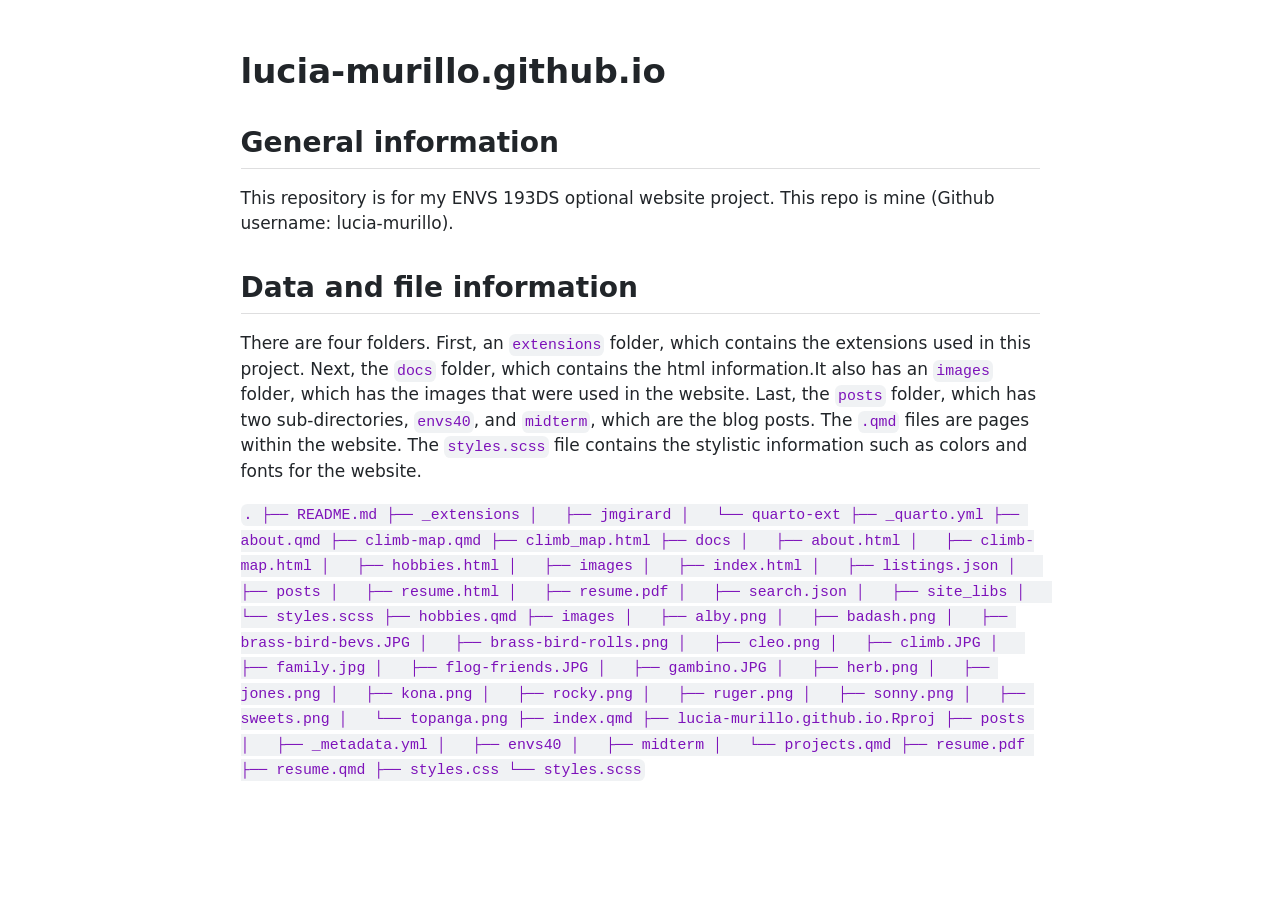
<file: README.html>
<!DOCTYPE html>
<html xmlns="http://www.w3.org/1999/xhtml" lang="en" xml:lang="en"><head>

<meta charset="utf-8">
<meta name="generator" content="quarto-1.9.38">

<meta name="viewport" content="width=device-width, initial-scale=1.0, user-scalable=yes">


<title>readme</title>
<style>
/* Default styles provided by pandoc.
** See https://pandoc.org/MANUAL.html#variables-for-html for config info.
*/
code{white-space: pre-wrap;}
span.smallcaps{font-variant: small-caps;}
div.columns{display: flex; gap: min(4vw, 1.5em);}
div.column{flex: auto; overflow-x: auto;}
div.hanging-indent{margin-left: 1.5em; text-indent: -1.5em;}
ul.task-list{list-style: none;}
ul.task-list li input[type="checkbox"] {
  width: 0.8em;
  margin: 0 0.8em 0.2em -1em; /* quarto-specific, see https://github.com/quarto-dev/quarto-cli/issues/4556 */ 
  vertical-align: middle;
}
</style>


<script src="README_files/libs/clipboard/clipboard.min.js"></script>
<script src="README_files/libs/quarto-html/quarto.js" type="module"></script>
<script src="README_files/libs/quarto-html/tabsets/tabsets.js" type="module"></script>
<script src="README_files/libs/quarto-html/popper.min.js"></script>
<script src="README_files/libs/quarto-html/tippy.umd.min.js"></script>
<script src="README_files/libs/quarto-html/anchor.min.js"></script>
<link href="README_files/libs/quarto-html/tippy.css" rel="stylesheet">
<link href="README_files/libs/quarto-html/quarto-syntax-highlighting-15634bcf2e68342d4ad2dfa704d543f6.css" rel="stylesheet" id="quarto-text-highlighting-styles">
<script src="README_files/libs/bootstrap/bootstrap.min.js"></script>
<link href="README_files/libs/bootstrap/bootstrap-icons.css" rel="stylesheet">
<link href="README_files/libs/bootstrap/bootstrap-138a6193a3bd40baf1e627da441a4734.min.css" rel="stylesheet" append-hash="true" id="quarto-bootstrap" data-mode="light">


</head>

<body class="fullcontent quarto-light">

<div id="quarto-content" class="page-columns page-rows-contents page-layout-article">

<main class="content" id="quarto-document-content">




<section id="lucia-murillo.github.io" class="level1">
<h1>lucia-murillo.github.io</h1>
<section id="general-information" class="level2">
<h2 class="anchored" data-anchor-id="general-information">General information</h2>
<p>This repository is for my ENVS 193DS optional website project. This repo is mine (Github username: lucia-murillo).</p>
</section>
<section id="data-and-file-information" class="level2">
<h2 class="anchored" data-anchor-id="data-and-file-information">Data and file information</h2>
<p>There are four folders. First, an <code>extensions</code> folder, which contains the extensions used in this project. Next, the <code>docs</code> folder, which contains the html information.It also has an <code>images</code> folder, which has the images that were used in the website. Last, the <code>posts</code> folder, which has two sub-directories, <code>envs40</code>, and <code>midterm</code>, which are the blog posts. The <code>.qmd</code> files are pages within the website. The <code>styles.scss</code> file contains the stylistic information such as colors and fonts for the website.</p>
<p><code>. ├── README.md ├── _extensions │   ├── jmgirard │   └── quarto-ext ├── _quarto.yml ├── about.qmd ├── climb-map.qmd ├── climb_map.html ├── docs │   ├── about.html │   ├── climb-map.html │   ├── hobbies.html │   ├── images │   ├── index.html │   ├── listings.json │   ├── posts │   ├── resume.html │   ├── resume.pdf │   ├── search.json │   ├── site_libs │   └── styles.scss ├── hobbies.qmd ├── images │   ├── alby.png │   ├── badash.png │   ├── brass-bird-bevs.JPG │   ├── brass-bird-rolls.png │   ├── cleo.png │   ├── climb.JPG │   ├── family.jpg │   ├── flog-friends.JPG │   ├── gambino.JPG │   ├── herb.png │   ├── jones.png │   ├── kona.png │   ├── rocky.png │   ├── ruger.png │   ├── sonny.png │   ├── sweets.png │   └── topanga.png ├── index.qmd ├── lucia-murillo.github.io.Rproj ├── posts │   ├── _metadata.yml │   ├── envs40 │   ├── midterm │   └── projects.qmd ├── resume.pdf ├── resume.qmd ├── styles.css └── styles.scss</code></p>
</section>
</section>

</main>
<!-- /main column -->
<script id="quarto-html-after-body" type="application/javascript">
  window.document.addEventListener("DOMContentLoaded", function (event) {
    const icon = "";
    const anchorJS = new window.AnchorJS();
    anchorJS.options = {
      placement: 'right',
      icon: icon
    };
    anchorJS.add('.anchored');
    const isCodeAnnotation = (el) => {
      for (const clz of el.classList) {
        if (clz.startsWith('code-annotation-')) {                     
          return true;
        }
      }
      return false;
    }
    const onCopySuccess = function(e) {
      // button target
      const button = e.trigger;
      // don't keep focus
      button.blur();
      // flash "checked"
      button.classList.add('code-copy-button-checked');
      var currentTitle = button.getAttribute("title");
      button.setAttribute("title", "Copied!");
      let tooltip;
      if (window.bootstrap) {
        button.setAttribute("data-bs-toggle", "tooltip");
        button.setAttribute("data-bs-placement", "left");
        button.setAttribute("data-bs-title", "Copied!");
        tooltip = new bootstrap.Tooltip(button, 
          { trigger: "manual", 
            customClass: "code-copy-button-tooltip",
            offset: [0, -8]});
        tooltip.show();    
      }
      setTimeout(function() {
        if (tooltip) {
          tooltip.hide();
          button.removeAttribute("data-bs-title");
          button.removeAttribute("data-bs-toggle");
          button.removeAttribute("data-bs-placement");
        }
        button.setAttribute("title", currentTitle);
        button.classList.remove('code-copy-button-checked');
      }, 1000);
      // clear code selection
      e.clearSelection();
    }
    const getTextToCopy = function(trigger) {
      const outerScaffold = trigger.parentElement.cloneNode(true);
      const codeEl = outerScaffold.querySelector('code');
      for (const childEl of codeEl.children) {
        if (isCodeAnnotation(childEl)) {
          childEl.remove();
        }
      }
      return codeEl.innerText;
    }
    const clipboard = new window.ClipboardJS('.code-copy-button:not([data-in-quarto-modal])', {
      text: getTextToCopy
    });
    clipboard.on('success', onCopySuccess);
    if (window.document.getElementById('quarto-embedded-source-code-modal')) {
      const clipboardModal = new window.ClipboardJS('.code-copy-button[data-in-quarto-modal]', {
        text: getTextToCopy,
        container: window.document.getElementById('quarto-embedded-source-code-modal')
      });
      clipboardModal.on('success', onCopySuccess);
    }
      var localhostRegex = new RegExp(/^(?:http|https):\/\/localhost\:?[0-9]*\//);
      var mailtoRegex = new RegExp(/^mailto:/);
        var filterRegex = new RegExp('/' + window.location.host + '/');
      var isInternal = (href) => {
          return filterRegex.test(href) || localhostRegex.test(href) || mailtoRegex.test(href);
      }
      // Inspect non-navigation links and adorn them if external
     var links = window.document.querySelectorAll('a[href]:not(.nav-link):not(.navbar-brand):not(.toc-action):not(.sidebar-link):not(.sidebar-item-toggle):not(.pagination-link):not(.no-external):not([aria-hidden]):not(.dropdown-item):not(.quarto-navigation-tool):not(.about-link)');
      for (var i=0; i<links.length; i++) {
        const link = links[i];
        if (!isInternal(link.href)) {
          // undo the damage that might have been done by quarto-nav.js in the case of
          // links that we want to consider external
          if (link.dataset.originalHref !== undefined) {
            link.href = link.dataset.originalHref;
          }
        }
      }
    function tippyHover(el, contentFn, onTriggerFn, onUntriggerFn) {
      const config = {
        allowHTML: true,
        maxWidth: 500,
        delay: 100,
        arrow: false,
        appendTo: function(el) {
            return el.parentElement;
        },
        interactive: true,
        interactiveBorder: 10,
        theme: 'quarto',
        placement: 'bottom-start',
      };
      if (contentFn) {
        config.content = contentFn;
      }
      if (onTriggerFn) {
        config.onTrigger = onTriggerFn;
      }
      if (onUntriggerFn) {
        config.onUntrigger = onUntriggerFn;
      }
      window.tippy(el, config); 
    }
    const noterefs = window.document.querySelectorAll('a[role="doc-noteref"]');
    for (var i=0; i<noterefs.length; i++) {
      const ref = noterefs[i];
      tippyHover(ref, function() {
        // use id or data attribute instead here
        let href = ref.getAttribute('data-footnote-href') || ref.getAttribute('href');
        try { href = new URL(href).hash; } catch {}
        const id = href.replace(/^#\/?/, "");
        const note = window.document.getElementById(id);
        if (note) {
          return note.innerHTML;
        } else {
          return "";
        }
      });
    }
    const xrefs = window.document.querySelectorAll('a.quarto-xref');
    const processXRef = (id, note) => {
      // Strip column container classes
      const stripColumnClz = (el) => {
        el.classList.remove("page-full", "page-columns");
        if (el.children) {
          for (const child of el.children) {
            stripColumnClz(child);
          }
        }
      }
      stripColumnClz(note)
      if (id === null || id.startsWith('sec-')) {
        // Special case sections, only their first couple elements
        const container = document.createElement("div");
        if (note.children && note.children.length > 2) {
          container.appendChild(note.children[0].cloneNode(true));
          for (let i = 1; i < note.children.length; i++) {
            const child = note.children[i];
            if (child.tagName === "P" && child.innerText === "") {
              continue;
            } else {
              container.appendChild(child.cloneNode(true));
              break;
            }
          }
          if (window.Quarto?.typesetMath) {
            window.Quarto.typesetMath(container);
          }
          return container.innerHTML
        } else {
          if (window.Quarto?.typesetMath) {
            window.Quarto.typesetMath(note);
          }
          return note.innerHTML;
        }
      } else {
        // Remove any anchor links if they are present
        const anchorLink = note.querySelector('a.anchorjs-link');
        if (anchorLink) {
          anchorLink.remove();
        }
        if (window.Quarto?.typesetMath) {
          window.Quarto.typesetMath(note);
        }
        if (note.classList.contains("callout")) {
          return note.outerHTML;
        } else {
          return note.innerHTML;
        }
      }
    }
    for (var i=0; i<xrefs.length; i++) {
      const xref = xrefs[i];
      tippyHover(xref, undefined, function(instance) {
        instance.disable();
        let url = xref.getAttribute('href');
        let hash = undefined; 
        if (url.startsWith('#')) {
          hash = url;
        } else {
          try { hash = new URL(url).hash; } catch {}
        }
        if (hash) {
          const id = hash.replace(/^#\/?/, "");
          const note = window.document.getElementById(id);
          if (note !== null) {
            try {
              const html = processXRef(id, note.cloneNode(true));
              instance.setContent(html);
            } finally {
              instance.enable();
              instance.show();
            }
          } else {
            // See if we can fetch this
            fetch(url.split('#')[0])
            .then(res => res.text())
            .then(html => {
              const parser = new DOMParser();
              const htmlDoc = parser.parseFromString(html, "text/html");
              const note = htmlDoc.getElementById(id);
              if (note !== null) {
                const html = processXRef(id, note);
                instance.setContent(html);
              } 
            }).finally(() => {
              instance.enable();
              instance.show();
            });
          }
        } else {
          // See if we can fetch a full url (with no hash to target)
          // This is a special case and we should probably do some content thinning / targeting
          fetch(url)
          .then(res => res.text())
          .then(html => {
            const parser = new DOMParser();
            const htmlDoc = parser.parseFromString(html, "text/html");
            const note = htmlDoc.querySelector('main.content');
            if (note !== null) {
              // This should only happen for chapter cross references
              // (since there is no id in the URL)
              // remove the first header
              if (note.children.length > 0 && note.children[0].tagName === "HEADER") {
                note.children[0].remove();
              }
              const html = processXRef(null, note);
              instance.setContent(html);
            } 
          }).finally(() => {
            instance.enable();
            instance.show();
          });
        }
      }, function(instance) {
      });
    }
        let selectedAnnoteEl;
        const selectorForAnnotation = ( cell, annotation) => {
          let cellAttr = 'data-code-cell="' + cell + '"';
          let lineAttr = 'data-code-annotation="' +  annotation + '"';
          const selector = 'span[' + cellAttr + '][' + lineAttr + ']';
          return selector;
        }
        const selectCodeLines = (annoteEl) => {
          const doc = window.document;
          const targetCell = annoteEl.getAttribute("data-target-cell");
          const targetAnnotation = annoteEl.getAttribute("data-target-annotation");
          const annoteSpan = window.document.querySelector(selectorForAnnotation(targetCell, targetAnnotation));
          const lines = annoteSpan.getAttribute("data-code-lines").split(",");
          const lineIds = lines.map((line) => {
            return targetCell + "-" + line;
          })
          let top = null;
          let height = null;
          let parent = null;
          if (lineIds.length > 0) {
              //compute the position of the single el (top and bottom and make a div)
              const el = window.document.getElementById(lineIds[0]);
              top = el.offsetTop;
              height = el.offsetHeight;
              parent = el.parentElement.parentElement;
            if (lineIds.length > 1) {
              const lastEl = window.document.getElementById(lineIds[lineIds.length - 1]);
              const bottom = lastEl.offsetTop + lastEl.offsetHeight;
              height = bottom - top;
            }
            if (top !== null && height !== null && parent !== null) {
              // cook up a div (if necessary) and position it 
              let div = window.document.getElementById("code-annotation-line-highlight");
              if (div === null) {
                div = window.document.createElement("div");
                div.setAttribute("id", "code-annotation-line-highlight");
                div.style.position = 'absolute';
                parent.appendChild(div);
              }
              div.style.top = top - 2 + "px";
              div.style.height = height + 4 + "px";
              div.style.left = 0;
              let gutterDiv = window.document.getElementById("code-annotation-line-highlight-gutter");
              if (gutterDiv === null) {
                gutterDiv = window.document.createElement("div");
                gutterDiv.setAttribute("id", "code-annotation-line-highlight-gutter");
                gutterDiv.style.position = 'absolute';
                const codeCell = window.document.getElementById(targetCell);
                const gutter = codeCell.querySelector('.code-annotation-gutter');
                gutter.appendChild(gutterDiv);
              }
              gutterDiv.style.top = top - 2 + "px";
              gutterDiv.style.height = height + 4 + "px";
            }
            selectedAnnoteEl = annoteEl;
          }
        };
        const unselectCodeLines = () => {
          const elementsIds = ["code-annotation-line-highlight", "code-annotation-line-highlight-gutter"];
          elementsIds.forEach((elId) => {
            const div = window.document.getElementById(elId);
            if (div) {
              div.remove();
            }
          });
          selectedAnnoteEl = undefined;
        };
          // Handle positioning of the toggle
      window.addEventListener(
        "resize",
        throttle(() => {
          elRect = undefined;
          if (selectedAnnoteEl) {
            selectCodeLines(selectedAnnoteEl);
          }
        }, 10)
      );
      function throttle(fn, ms) {
      let throttle = false;
      let timer;
        return (...args) => {
          if(!throttle) { // first call gets through
              fn.apply(this, args);
              throttle = true;
          } else { // all the others get throttled
              if(timer) clearTimeout(timer); // cancel #2
              timer = setTimeout(() => {
                fn.apply(this, args);
                timer = throttle = false;
              }, ms);
          }
        };
      }
        // Attach click handler to the DT
        const annoteDls = window.document.querySelectorAll('dt[data-target-cell]');
        for (const annoteDlNode of annoteDls) {
          annoteDlNode.addEventListener('click', (event) => {
            const clickedEl = event.target;
            if (clickedEl !== selectedAnnoteEl) {
              unselectCodeLines();
              const activeEl = window.document.querySelector('dt[data-target-cell].code-annotation-active');
              if (activeEl) {
                activeEl.classList.remove('code-annotation-active');
              }
              selectCodeLines(clickedEl);
              clickedEl.classList.add('code-annotation-active');
            } else {
              // Unselect the line
              unselectCodeLines();
              clickedEl.classList.remove('code-annotation-active');
            }
          });
        }
    const findCites = (el) => {
      const parentEl = el.parentElement;
      if (parentEl) {
        const cites = parentEl.dataset.cites;
        if (cites) {
          return {
            el,
            cites: cites.split(' ')
          };
        } else {
          return findCites(el.parentElement)
        }
      } else {
        return undefined;
      }
    };
    var bibliorefs = window.document.querySelectorAll('a[role="doc-biblioref"]');
    for (var i=0; i<bibliorefs.length; i++) {
      const ref = bibliorefs[i];
      const citeInfo = findCites(ref);
      if (citeInfo) {
        tippyHover(citeInfo.el, function() {
          var popup = window.document.createElement('div');
          citeInfo.cites.forEach(function(cite) {
            var citeDiv = window.document.createElement('div');
            citeDiv.classList.add('hanging-indent');
            citeDiv.classList.add('csl-entry');
            var biblioDiv = window.document.getElementById('ref-' + cite);
            if (biblioDiv) {
              citeDiv.innerHTML = biblioDiv.innerHTML;
            }
            popup.appendChild(citeDiv);
          });
          return popup.innerHTML;
        });
      }
    }
  });
  </script>
</div> <!-- /content -->




</body></html>
</file>
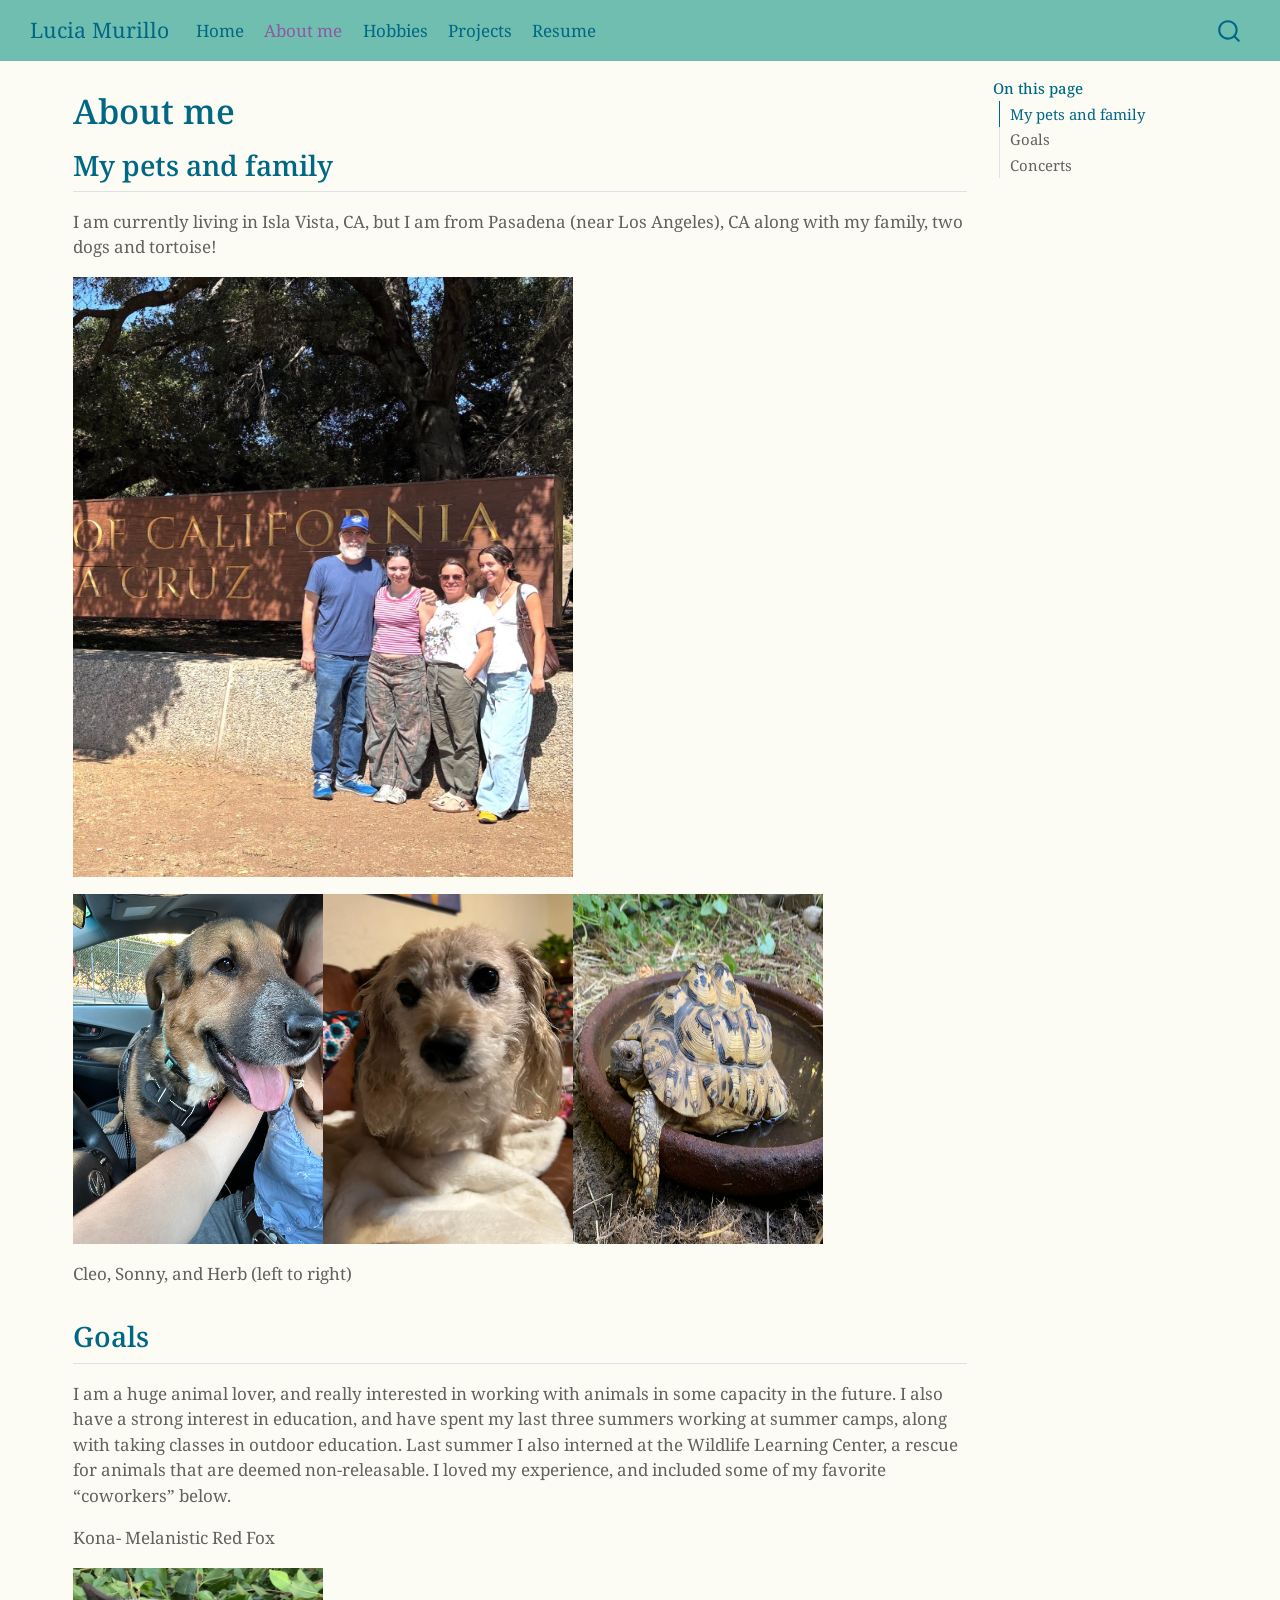
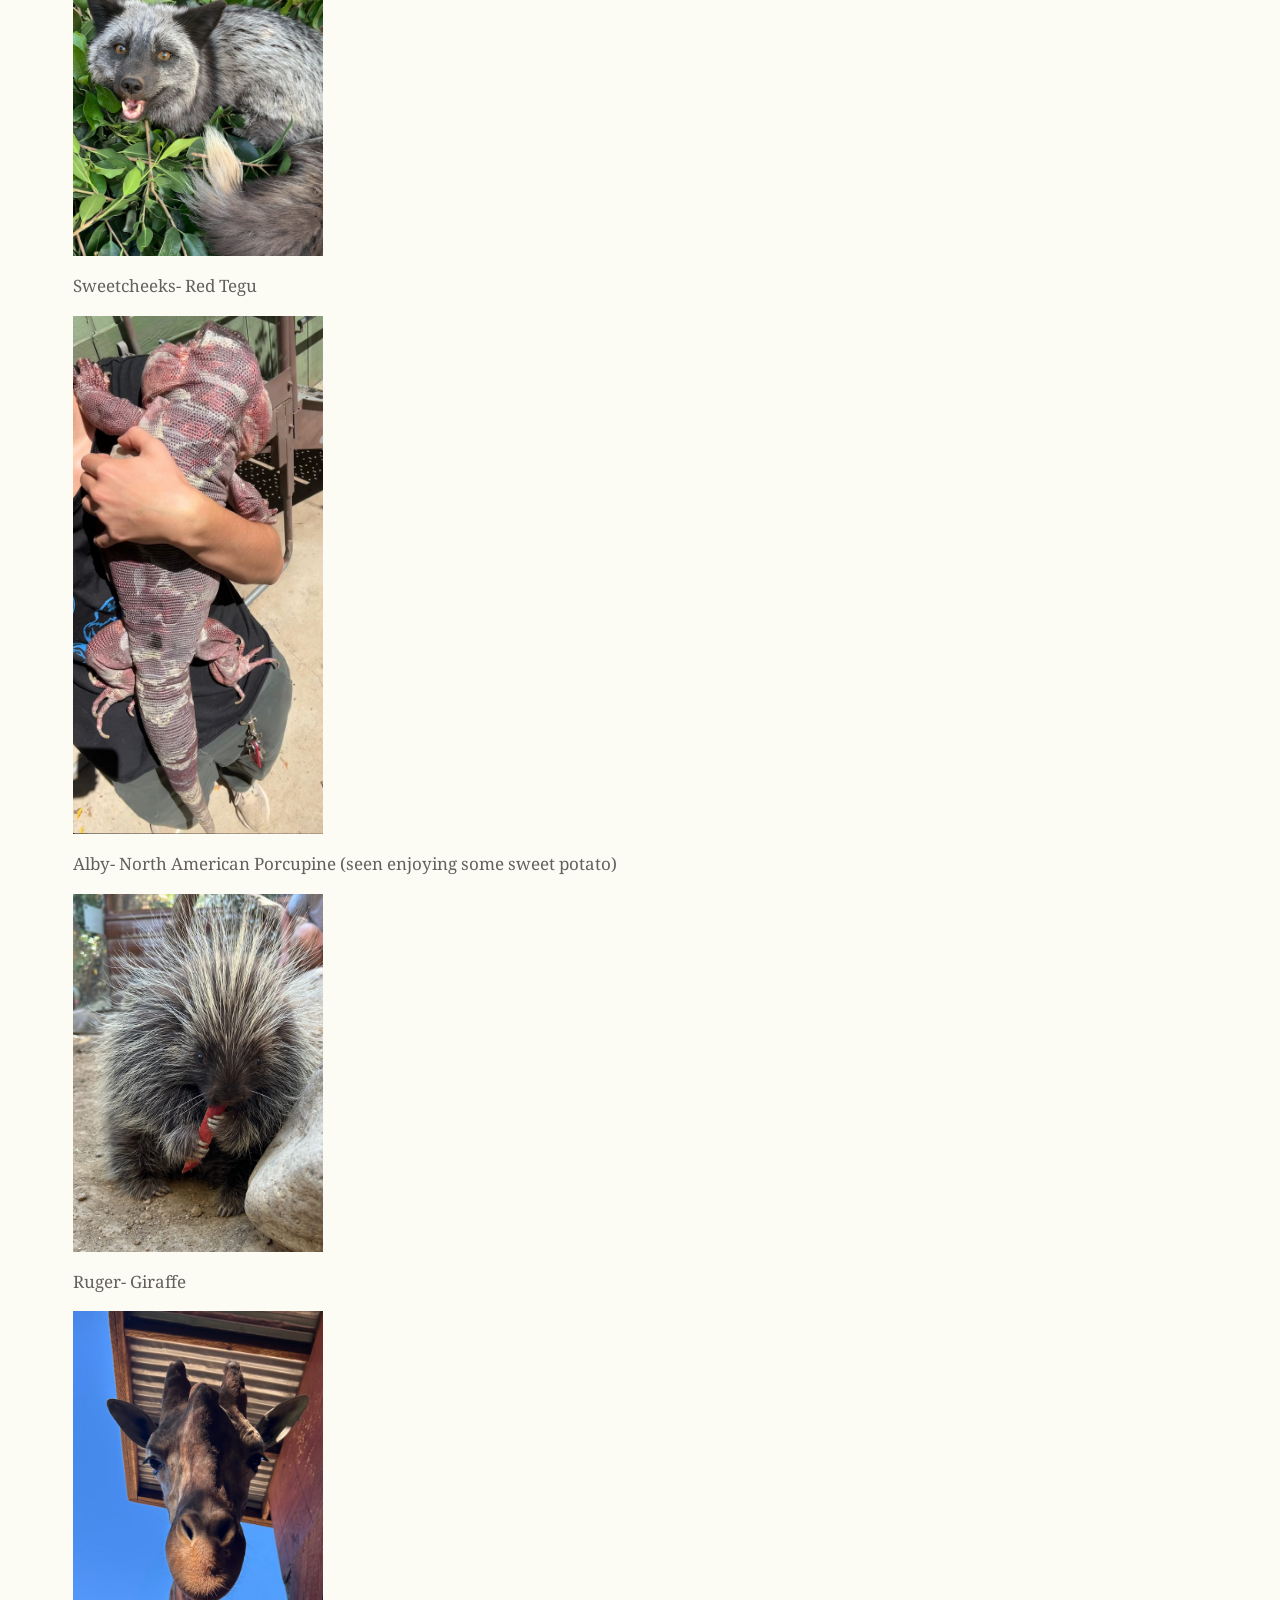
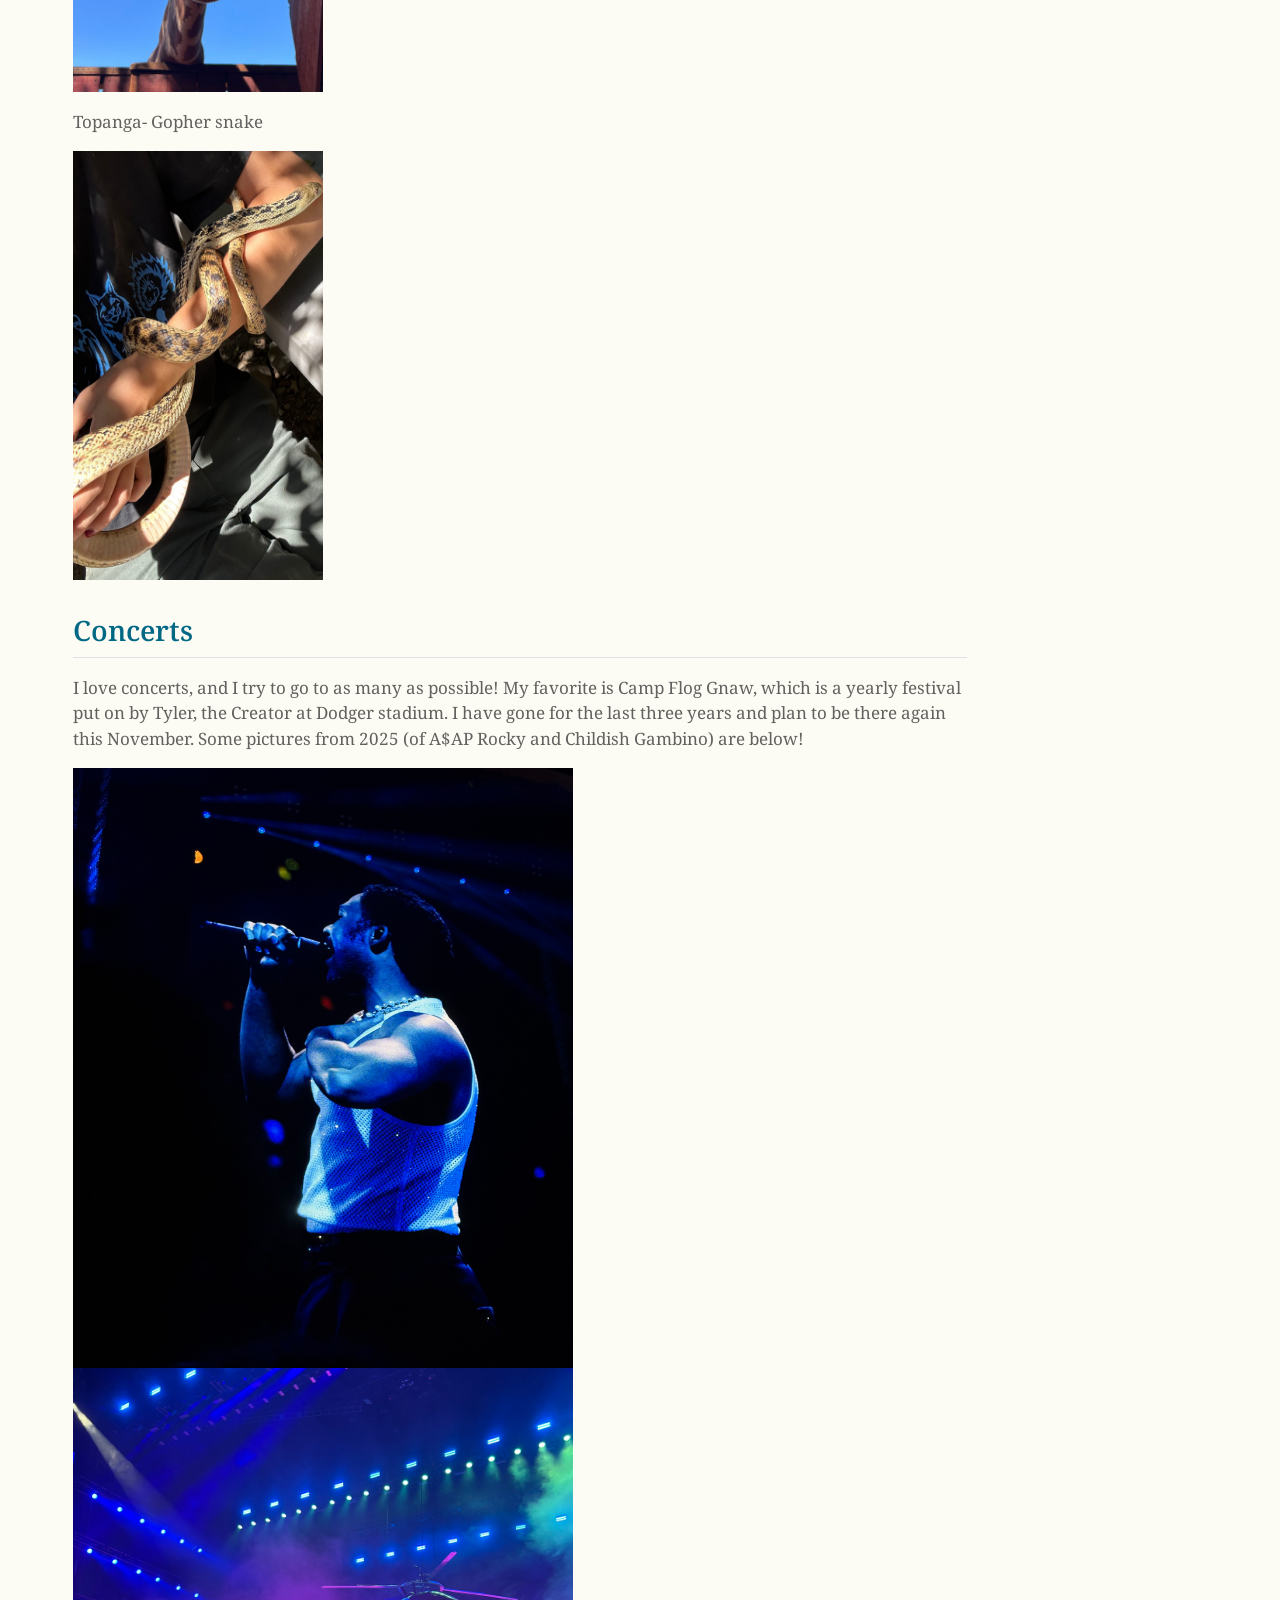
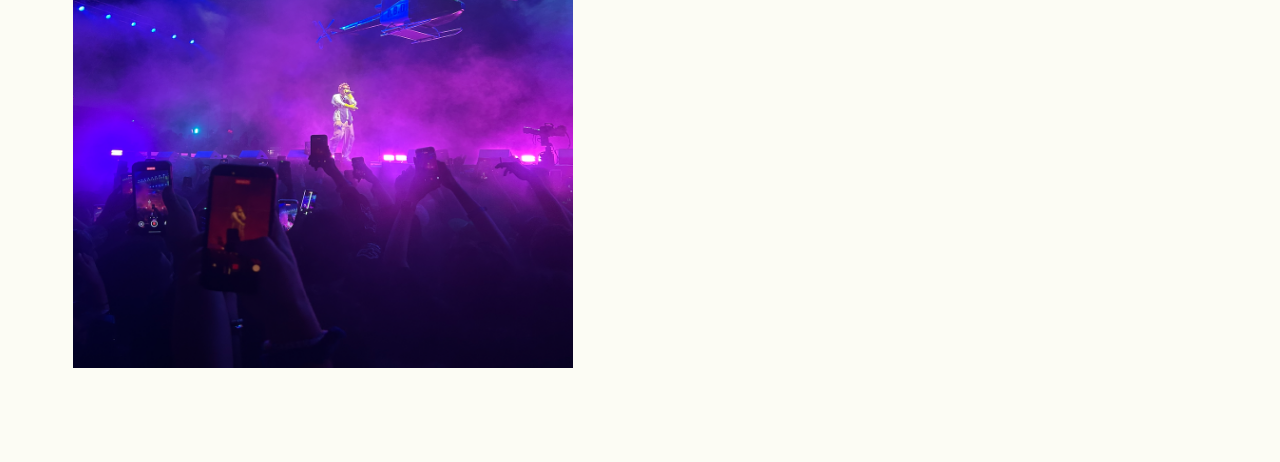
<file: docs/about.html>
<!DOCTYPE html>
<html xmlns="http://www.w3.org/1999/xhtml" lang="en" xml:lang="en"><head>

<meta charset="utf-8">
<meta name="generator" content="quarto-1.9.38">

<meta name="viewport" content="width=device-width, initial-scale=1.0, user-scalable=yes">


<title>About me – Lucia Murillo</title>
<style>
/* Default styles provided by pandoc.
** See https://pandoc.org/MANUAL.html#variables-for-html for config info.
*/
code{white-space: pre-wrap;}
span.smallcaps{font-variant: small-caps;}
div.columns{display: flex; gap: min(4vw, 1.5em);}
div.column{flex: auto; overflow-x: auto;}
div.hanging-indent{margin-left: 1.5em; text-indent: -1.5em;}
ul.task-list{list-style: none;}
ul.task-list li input[type="checkbox"] {
  width: 0.8em;
  margin: 0 0.8em 0.2em -1em; /* quarto-specific, see https://github.com/quarto-dev/quarto-cli/issues/4556 */ 
  vertical-align: middle;
}
</style>


<script src="site_libs/quarto-nav/quarto-nav.js"></script>
<script src="site_libs/quarto-nav/headroom.min.js"></script>
<script src="site_libs/clipboard/clipboard.min.js"></script>
<script src="site_libs/quarto-search/autocomplete.umd.js"></script>
<script src="site_libs/quarto-search/fuse.min.js"></script>
<script src="site_libs/quarto-search/quarto-search.js"></script>
<meta name="quarto:offset" content="./">
<script src="site_libs/quarto-html/quarto.js" type="module"></script>
<script src="site_libs/quarto-html/tabsets/tabsets.js" type="module"></script>
<script src="site_libs/quarto-html/popper.min.js"></script>
<script src="site_libs/quarto-html/tippy.umd.min.js"></script>
<script src="site_libs/quarto-html/anchor.min.js"></script>
<link href="site_libs/quarto-html/tippy.css" rel="stylesheet">
<link href="site_libs/quarto-html/quarto-syntax-highlighting-15634bcf2e68342d4ad2dfa704d543f6.css" rel="stylesheet" id="quarto-text-highlighting-styles">
<script src="site_libs/bootstrap/bootstrap.min.js"></script>
<link href="site_libs/bootstrap/bootstrap-icons.css" rel="stylesheet">
<link href="site_libs/bootstrap/bootstrap-aaa0cda580e2609d4816893e895b0591.min.css" rel="stylesheet" append-hash="true" id="quarto-bootstrap" data-mode="light">
<script src="site_libs/quarto-contrib/glightbox/glightbox.min.js"></script>
<link href="site_libs/quarto-contrib/glightbox/glightbox.min.css" rel="stylesheet">
<link href="site_libs/quarto-contrib/glightbox/lightbox.css" rel="stylesheet">
<script id="quarto-search-options" type="application/json">{
  "location": "navbar",
  "copy-button": false,
  "collapse-after": 3,
  "panel-placement": "end",
  "type": "overlay",
  "limit": 50,
  "keyboard-shortcut": [
    "f",
    "/",
    "s"
  ],
  "show-item-context": false,
  "language": {
    "search-no-results-text": "No results",
    "search-matching-documents-text": "matching documents",
    "search-copy-link-title": "Copy link to search",
    "search-hide-matches-text": "Hide additional matches",
    "search-more-match-text": "more match in this document",
    "search-more-matches-text": "more matches in this document",
    "search-clear-button-title": "Clear",
    "search-text-placeholder": "",
    "search-detached-cancel-button-title": "Cancel",
    "search-submit-button-title": "Submit",
    "search-label": "Search"
  }
}</script>


</head>

<body class="nav-fixed quarto-light">

<div id="quarto-search-results"></div>
  <header id="quarto-header" class="headroom fixed-top">
    <nav class="navbar navbar-expand-lg " data-bs-theme="dark">
      <div class="navbar-container container-fluid">
      <div class="navbar-brand-container mx-auto">
    <a class="navbar-brand" href="./index.html">
    <span class="navbar-title">Lucia Murillo</span>
    </a>
  </div>
            <div id="quarto-search" class="" title="Search"></div>
          <button class="navbar-toggler" type="button" data-bs-toggle="collapse" data-bs-target="#navbarCollapse" aria-controls="navbarCollapse" role="menu" aria-expanded="false" aria-label="Toggle navigation" onclick="if (window.quartoToggleHeadroom) { window.quartoToggleHeadroom(); }">
  <span class="navbar-toggler-icon"></span>
</button>
          <div class="collapse navbar-collapse" id="navbarCollapse">
            <ul class="navbar-nav navbar-nav-scroll me-auto">
  <li class="nav-item">
    <a class="nav-link" href="./index.html"> 
<span class="menu-text">Home</span></a>
  </li>  
  <li class="nav-item">
    <a class="nav-link active" href="./about.html" aria-current="page"> 
<span class="menu-text">About me</span></a>
  </li>  
  <li class="nav-item">
    <a class="nav-link" href="./hobbies.html"> 
<span class="menu-text">Hobbies</span></a>
  </li>  
  <li class="nav-item">
    <a class="nav-link" href="./posts/projects.html"> 
<span class="menu-text">Projects</span></a>
  </li>  
  <li class="nav-item">
    <a class="nav-link" href="./resume.html"> 
<span class="menu-text">Resume</span></a>
  </li>  
</ul>
          </div> <!-- /navcollapse -->
            <div class="quarto-navbar-tools">
</div>
      </div> <!-- /container-fluid -->
    </nav>
</header>
<!-- content -->
<div id="quarto-content" class="quarto-container page-columns page-rows-contents page-layout-full page-navbar">
<!-- sidebar -->
<!-- margin-sidebar -->
    <div id="quarto-margin-sidebar" class="sidebar margin-sidebar">
        <nav id="TOC" role="doc-toc" class="toc-active">
    <h2 id="toc-title">On this page</h2>
   
  <ul>
  <li><a href="#my-pets-and-family" id="toc-my-pets-and-family" class="nav-link active" data-scroll-target="#my-pets-and-family">My pets and family</a></li>
  <li><a href="#goals" id="toc-goals" class="nav-link" data-scroll-target="#goals">Goals</a></li>
  <li><a href="#concerts" id="toc-concerts" class="nav-link" data-scroll-target="#concerts">Concerts</a></li>
  </ul>
</nav>
    </div>
<!-- main -->
<main class="content column-page-left" id="quarto-document-content">

<header id="title-block-header" class="quarto-title-block default">
<div class="quarto-title">
<h1 class="title">About me</h1>
</div>



<div class="quarto-title-meta column-page-left">

    
  
    
  </div>
  


</header>


<section id="my-pets-and-family" class="level2">
<h2 class="anchored" data-anchor-id="my-pets-and-family">My pets and family</h2>
<p>I am currently living in Isla Vista, CA, but I am from Pasadena (near Los Angeles), CA along with my family, two dogs and tortoise!</p>
<p><a href="images/family.jpg" class="lightbox" data-gallery="quarto-lightbox-gallery-1"><img src="images/family.jpg" width="500" height="600"></a></p>
<p><img src="images/cleo.png" width="250" height="350" alt="cleo"><img src="images/sonny.png" width="250" height="350" alt="sonny"><img src="images/herb.png" width="250" height="350" alt="herb"></p>
<p>Cleo, Sonny, and Herb (left to right)</p>
</section>
<section id="goals" class="level2">
<h2 class="anchored" data-anchor-id="goals">Goals</h2>
<p>I am a huge animal lover, and really interested in working with animals in some capacity in the future. I also have a strong interest in education, and have spent my last three summers working at summer camps, along with taking classes in outdoor education. Last summer I also interned at the Wildlife Learning Center, a rescue for animals that are deemed non-releasable. I loved my experience, and included some of my favorite “coworkers” below.</p>
<p>Kona- Melanistic Red Fox</p>
<p><a href="images/kona.png" class="lightbox" data-gallery="quarto-lightbox-gallery-2"><img src="images/kona.png" class="img-fluid" width="250"></a></p>
<p>Sweetcheeks- Red Tegu</p>
<p><a href="images/sweets.PNG" class="lightbox" data-gallery="quarto-lightbox-gallery-3"><img src="images/sweets.PNG" class="img-fluid" width="250"></a></p>
<p>Alby- North American Porcupine (seen enjoying some sweet potato)</p>
<p><a href="images/alby.png" class="lightbox" data-gallery="quarto-lightbox-gallery-4"><img src="images/alby.png" class="img-fluid" width="250"></a></p>
<p>Ruger- Giraffe</p>
<p><a href="images/ruger.png" class="lightbox" data-gallery="quarto-lightbox-gallery-5"><img src="images/ruger.png" class="img-fluid" width="250"></a></p>
<p>Topanga- Gopher snake</p>
<p><a href="images/topanga.png" class="lightbox" data-gallery="quarto-lightbox-gallery-6"><img src="images/topanga.png" width="250" height="429"></a></p>
</section>
<section id="concerts" class="level2">
<h2 class="anchored" data-anchor-id="concerts">Concerts</h2>
<p>I love concerts, and I try to go to as many as possible! My favorite is Camp Flog Gnaw, which is a yearly festival put on by Tyler, the Creator at Dodger stadium. I have gone for the last three years and plan to be there again this November. Some pictures from 2025 (of A$AP Rocky and Childish Gambino) are below!</p>
<p><img src="images/gambino.JPG" data-group="cfg" width="500" height="600" alt="Childish Gambino"> <img src="images/rocky.png" data-group="cfg" width="500" height="600" alt="A$AP Rocky"></p>


</section>

</main> <!-- /main -->
<script id="quarto-html-after-body" type="application/javascript">
  window.document.addEventListener("DOMContentLoaded", function (event) {
    const icon = "";
    const anchorJS = new window.AnchorJS();
    anchorJS.options = {
      placement: 'right',
      icon: icon
    };
    anchorJS.add('.anchored');
    const isCodeAnnotation = (el) => {
      for (const clz of el.classList) {
        if (clz.startsWith('code-annotation-')) {                     
          return true;
        }
      }
      return false;
    }
    const onCopySuccess = function(e) {
      // button target
      const button = e.trigger;
      // don't keep focus
      button.blur();
      // flash "checked"
      button.classList.add('code-copy-button-checked');
      var currentTitle = button.getAttribute("title");
      button.setAttribute("title", "Copied!");
      let tooltip;
      if (window.bootstrap) {
        button.setAttribute("data-bs-toggle", "tooltip");
        button.setAttribute("data-bs-placement", "left");
        button.setAttribute("data-bs-title", "Copied!");
        tooltip = new bootstrap.Tooltip(button, 
          { trigger: "manual", 
            customClass: "code-copy-button-tooltip",
            offset: [0, -8]});
        tooltip.show();    
      }
      setTimeout(function() {
        if (tooltip) {
          tooltip.hide();
          button.removeAttribute("data-bs-title");
          button.removeAttribute("data-bs-toggle");
          button.removeAttribute("data-bs-placement");
        }
        button.setAttribute("title", currentTitle);
        button.classList.remove('code-copy-button-checked');
      }, 1000);
      // clear code selection
      e.clearSelection();
    }
    const getTextToCopy = function(trigger) {
      const outerScaffold = trigger.parentElement.cloneNode(true);
      const codeEl = outerScaffold.querySelector('code');
      for (const childEl of codeEl.children) {
        if (isCodeAnnotation(childEl)) {
          childEl.remove();
        }
      }
      return codeEl.innerText;
    }
    const clipboard = new window.ClipboardJS('.code-copy-button:not([data-in-quarto-modal])', {
      text: getTextToCopy
    });
    clipboard.on('success', onCopySuccess);
    if (window.document.getElementById('quarto-embedded-source-code-modal')) {
      const clipboardModal = new window.ClipboardJS('.code-copy-button[data-in-quarto-modal]', {
        text: getTextToCopy,
        container: window.document.getElementById('quarto-embedded-source-code-modal')
      });
      clipboardModal.on('success', onCopySuccess);
    }
      var localhostRegex = new RegExp(/^(?:http|https):\/\/localhost\:?[0-9]*\//);
      var mailtoRegex = new RegExp(/^mailto:/);
        var filterRegex = new RegExp('/' + window.location.host + '/');
      var isInternal = (href) => {
          return filterRegex.test(href) || localhostRegex.test(href) || mailtoRegex.test(href);
      }
      // Inspect non-navigation links and adorn them if external
     var links = window.document.querySelectorAll('a[href]:not(.nav-link):not(.navbar-brand):not(.toc-action):not(.sidebar-link):not(.sidebar-item-toggle):not(.pagination-link):not(.no-external):not([aria-hidden]):not(.dropdown-item):not(.quarto-navigation-tool):not(.about-link)');
      for (var i=0; i<links.length; i++) {
        const link = links[i];
        if (!isInternal(link.href)) {
          // undo the damage that might have been done by quarto-nav.js in the case of
          // links that we want to consider external
          if (link.dataset.originalHref !== undefined) {
            link.href = link.dataset.originalHref;
          }
        }
      }
    function tippyHover(el, contentFn, onTriggerFn, onUntriggerFn) {
      const config = {
        allowHTML: true,
        maxWidth: 500,
        delay: 100,
        arrow: false,
        appendTo: function(el) {
            return el.parentElement;
        },
        interactive: true,
        interactiveBorder: 10,
        theme: 'quarto',
        placement: 'bottom-start',
      };
      if (contentFn) {
        config.content = contentFn;
      }
      if (onTriggerFn) {
        config.onTrigger = onTriggerFn;
      }
      if (onUntriggerFn) {
        config.onUntrigger = onUntriggerFn;
      }
      window.tippy(el, config); 
    }
    const noterefs = window.document.querySelectorAll('a[role="doc-noteref"]');
    for (var i=0; i<noterefs.length; i++) {
      const ref = noterefs[i];
      tippyHover(ref, function() {
        // use id or data attribute instead here
        let href = ref.getAttribute('data-footnote-href') || ref.getAttribute('href');
        try { href = new URL(href).hash; } catch {}
        const id = href.replace(/^#\/?/, "");
        const note = window.document.getElementById(id);
        if (note) {
          return note.innerHTML;
        } else {
          return "";
        }
      });
    }
    const xrefs = window.document.querySelectorAll('a.quarto-xref');
    const processXRef = (id, note) => {
      // Strip column container classes
      const stripColumnClz = (el) => {
        el.classList.remove("page-full", "page-columns");
        if (el.children) {
          for (const child of el.children) {
            stripColumnClz(child);
          }
        }
      }
      stripColumnClz(note)
      if (id === null || id.startsWith('sec-')) {
        // Special case sections, only their first couple elements
        const container = document.createElement("div");
        if (note.children && note.children.length > 2) {
          container.appendChild(note.children[0].cloneNode(true));
          for (let i = 1; i < note.children.length; i++) {
            const child = note.children[i];
            if (child.tagName === "P" && child.innerText === "") {
              continue;
            } else {
              container.appendChild(child.cloneNode(true));
              break;
            }
          }
          if (window.Quarto?.typesetMath) {
            window.Quarto.typesetMath(container);
          }
          return container.innerHTML
        } else {
          if (window.Quarto?.typesetMath) {
            window.Quarto.typesetMath(note);
          }
          return note.innerHTML;
        }
      } else {
        // Remove any anchor links if they are present
        const anchorLink = note.querySelector('a.anchorjs-link');
        if (anchorLink) {
          anchorLink.remove();
        }
        if (window.Quarto?.typesetMath) {
          window.Quarto.typesetMath(note);
        }
        if (note.classList.contains("callout")) {
          return note.outerHTML;
        } else {
          return note.innerHTML;
        }
      }
    }
    for (var i=0; i<xrefs.length; i++) {
      const xref = xrefs[i];
      tippyHover(xref, undefined, function(instance) {
        instance.disable();
        let url = xref.getAttribute('href');
        let hash = undefined; 
        if (url.startsWith('#')) {
          hash = url;
        } else {
          try { hash = new URL(url).hash; } catch {}
        }
        if (hash) {
          const id = hash.replace(/^#\/?/, "");
          const note = window.document.getElementById(id);
          if (note !== null) {
            try {
              const html = processXRef(id, note.cloneNode(true));
              instance.setContent(html);
            } finally {
              instance.enable();
              instance.show();
            }
          } else {
            // See if we can fetch this
            fetch(url.split('#')[0])
            .then(res => res.text())
            .then(html => {
              const parser = new DOMParser();
              const htmlDoc = parser.parseFromString(html, "text/html");
              const note = htmlDoc.getElementById(id);
              if (note !== null) {
                const html = processXRef(id, note);
                instance.setContent(html);
              } 
            }).finally(() => {
              instance.enable();
              instance.show();
            });
          }
        } else {
          // See if we can fetch a full url (with no hash to target)
          // This is a special case and we should probably do some content thinning / targeting
          fetch(url)
          .then(res => res.text())
          .then(html => {
            const parser = new DOMParser();
            const htmlDoc = parser.parseFromString(html, "text/html");
            const note = htmlDoc.querySelector('main.content');
            if (note !== null) {
              // This should only happen for chapter cross references
              // (since there is no id in the URL)
              // remove the first header
              if (note.children.length > 0 && note.children[0].tagName === "HEADER") {
                note.children[0].remove();
              }
              const html = processXRef(null, note);
              instance.setContent(html);
            } 
          }).finally(() => {
            instance.enable();
            instance.show();
          });
        }
      }, function(instance) {
      });
    }
        let selectedAnnoteEl;
        const selectorForAnnotation = ( cell, annotation) => {
          let cellAttr = 'data-code-cell="' + cell + '"';
          let lineAttr = 'data-code-annotation="' +  annotation + '"';
          const selector = 'span[' + cellAttr + '][' + lineAttr + ']';
          return selector;
        }
        const selectCodeLines = (annoteEl) => {
          const doc = window.document;
          const targetCell = annoteEl.getAttribute("data-target-cell");
          const targetAnnotation = annoteEl.getAttribute("data-target-annotation");
          const annoteSpan = window.document.querySelector(selectorForAnnotation(targetCell, targetAnnotation));
          const lines = annoteSpan.getAttribute("data-code-lines").split(",");
          const lineIds = lines.map((line) => {
            return targetCell + "-" + line;
          })
          let top = null;
          let height = null;
          let parent = null;
          if (lineIds.length > 0) {
              //compute the position of the single el (top and bottom and make a div)
              const el = window.document.getElementById(lineIds[0]);
              top = el.offsetTop;
              height = el.offsetHeight;
              parent = el.parentElement.parentElement;
            if (lineIds.length > 1) {
              const lastEl = window.document.getElementById(lineIds[lineIds.length - 1]);
              const bottom = lastEl.offsetTop + lastEl.offsetHeight;
              height = bottom - top;
            }
            if (top !== null && height !== null && parent !== null) {
              // cook up a div (if necessary) and position it 
              let div = window.document.getElementById("code-annotation-line-highlight");
              if (div === null) {
                div = window.document.createElement("div");
                div.setAttribute("id", "code-annotation-line-highlight");
                div.style.position = 'absolute';
                parent.appendChild(div);
              }
              div.style.top = top - 2 + "px";
              div.style.height = height + 4 + "px";
              div.style.left = 0;
              let gutterDiv = window.document.getElementById("code-annotation-line-highlight-gutter");
              if (gutterDiv === null) {
                gutterDiv = window.document.createElement("div");
                gutterDiv.setAttribute("id", "code-annotation-line-highlight-gutter");
                gutterDiv.style.position = 'absolute';
                const codeCell = window.document.getElementById(targetCell);
                const gutter = codeCell.querySelector('.code-annotation-gutter');
                gutter.appendChild(gutterDiv);
              }
              gutterDiv.style.top = top - 2 + "px";
              gutterDiv.style.height = height + 4 + "px";
            }
            selectedAnnoteEl = annoteEl;
          }
        };
        const unselectCodeLines = () => {
          const elementsIds = ["code-annotation-line-highlight", "code-annotation-line-highlight-gutter"];
          elementsIds.forEach((elId) => {
            const div = window.document.getElementById(elId);
            if (div) {
              div.remove();
            }
          });
          selectedAnnoteEl = undefined;
        };
          // Handle positioning of the toggle
      window.addEventListener(
        "resize",
        throttle(() => {
          elRect = undefined;
          if (selectedAnnoteEl) {
            selectCodeLines(selectedAnnoteEl);
          }
        }, 10)
      );
      function throttle(fn, ms) {
      let throttle = false;
      let timer;
        return (...args) => {
          if(!throttle) { // first call gets through
              fn.apply(this, args);
              throttle = true;
          } else { // all the others get throttled
              if(timer) clearTimeout(timer); // cancel #2
              timer = setTimeout(() => {
                fn.apply(this, args);
                timer = throttle = false;
              }, ms);
          }
        };
      }
        // Attach click handler to the DT
        const annoteDls = window.document.querySelectorAll('dt[data-target-cell]');
        for (const annoteDlNode of annoteDls) {
          annoteDlNode.addEventListener('click', (event) => {
            const clickedEl = event.target;
            if (clickedEl !== selectedAnnoteEl) {
              unselectCodeLines();
              const activeEl = window.document.querySelector('dt[data-target-cell].code-annotation-active');
              if (activeEl) {
                activeEl.classList.remove('code-annotation-active');
              }
              selectCodeLines(clickedEl);
              clickedEl.classList.add('code-annotation-active');
            } else {
              // Unselect the line
              unselectCodeLines();
              clickedEl.classList.remove('code-annotation-active');
            }
          });
        }
    const findCites = (el) => {
      const parentEl = el.parentElement;
      if (parentEl) {
        const cites = parentEl.dataset.cites;
        if (cites) {
          return {
            el,
            cites: cites.split(' ')
          };
        } else {
          return findCites(el.parentElement)
        }
      } else {
        return undefined;
      }
    };
    var bibliorefs = window.document.querySelectorAll('a[role="doc-biblioref"]');
    for (var i=0; i<bibliorefs.length; i++) {
      const ref = bibliorefs[i];
      const citeInfo = findCites(ref);
      if (citeInfo) {
        tippyHover(citeInfo.el, function() {
          var popup = window.document.createElement('div');
          citeInfo.cites.forEach(function(cite) {
            var citeDiv = window.document.createElement('div');
            citeDiv.classList.add('hanging-indent');
            citeDiv.classList.add('csl-entry');
            var biblioDiv = window.document.getElementById('ref-' + cite);
            if (biblioDiv) {
              citeDiv.innerHTML = biblioDiv.innerHTML;
            }
            popup.appendChild(citeDiv);
          });
          return popup.innerHTML;
        });
      }
    }
  });
  </script>
</div> <!-- /content -->
<script>var lightboxQuarto = GLightbox({"closeEffect":"zoom","descPosition":"bottom","loop":false,"openEffect":"zoom","selector":".lightbox"});
(function() {
  let previousOnload = window.onload;
  window.onload = () => {
    if (previousOnload) {
      previousOnload();
    }
    lightboxQuarto.on('slide_before_load', (data) => {
      const { slideIndex, slideNode, slideConfig, player, trigger } = data;
      const href = trigger.getAttribute('href');
      if (href !== null) {
        const imgEl = window.document.querySelector(`a[href="${href}"] img`);
        if (imgEl !== null) {
          const srcAttr = imgEl.getAttribute("src");
          if (srcAttr && srcAttr.startsWith("data:")) {
            slideConfig.href = srcAttr;
          }
        }
      } 
    });
  
    lightboxQuarto.on('slide_after_load', (data) => {
      const { slideIndex, slideNode, slideConfig, player, trigger } = data;
      if (window.Quarto?.typesetMath) {
        window.Quarto.typesetMath(slideNode);
      }
    });
  
  };
  
})();
          </script>




</body></html>
</file>
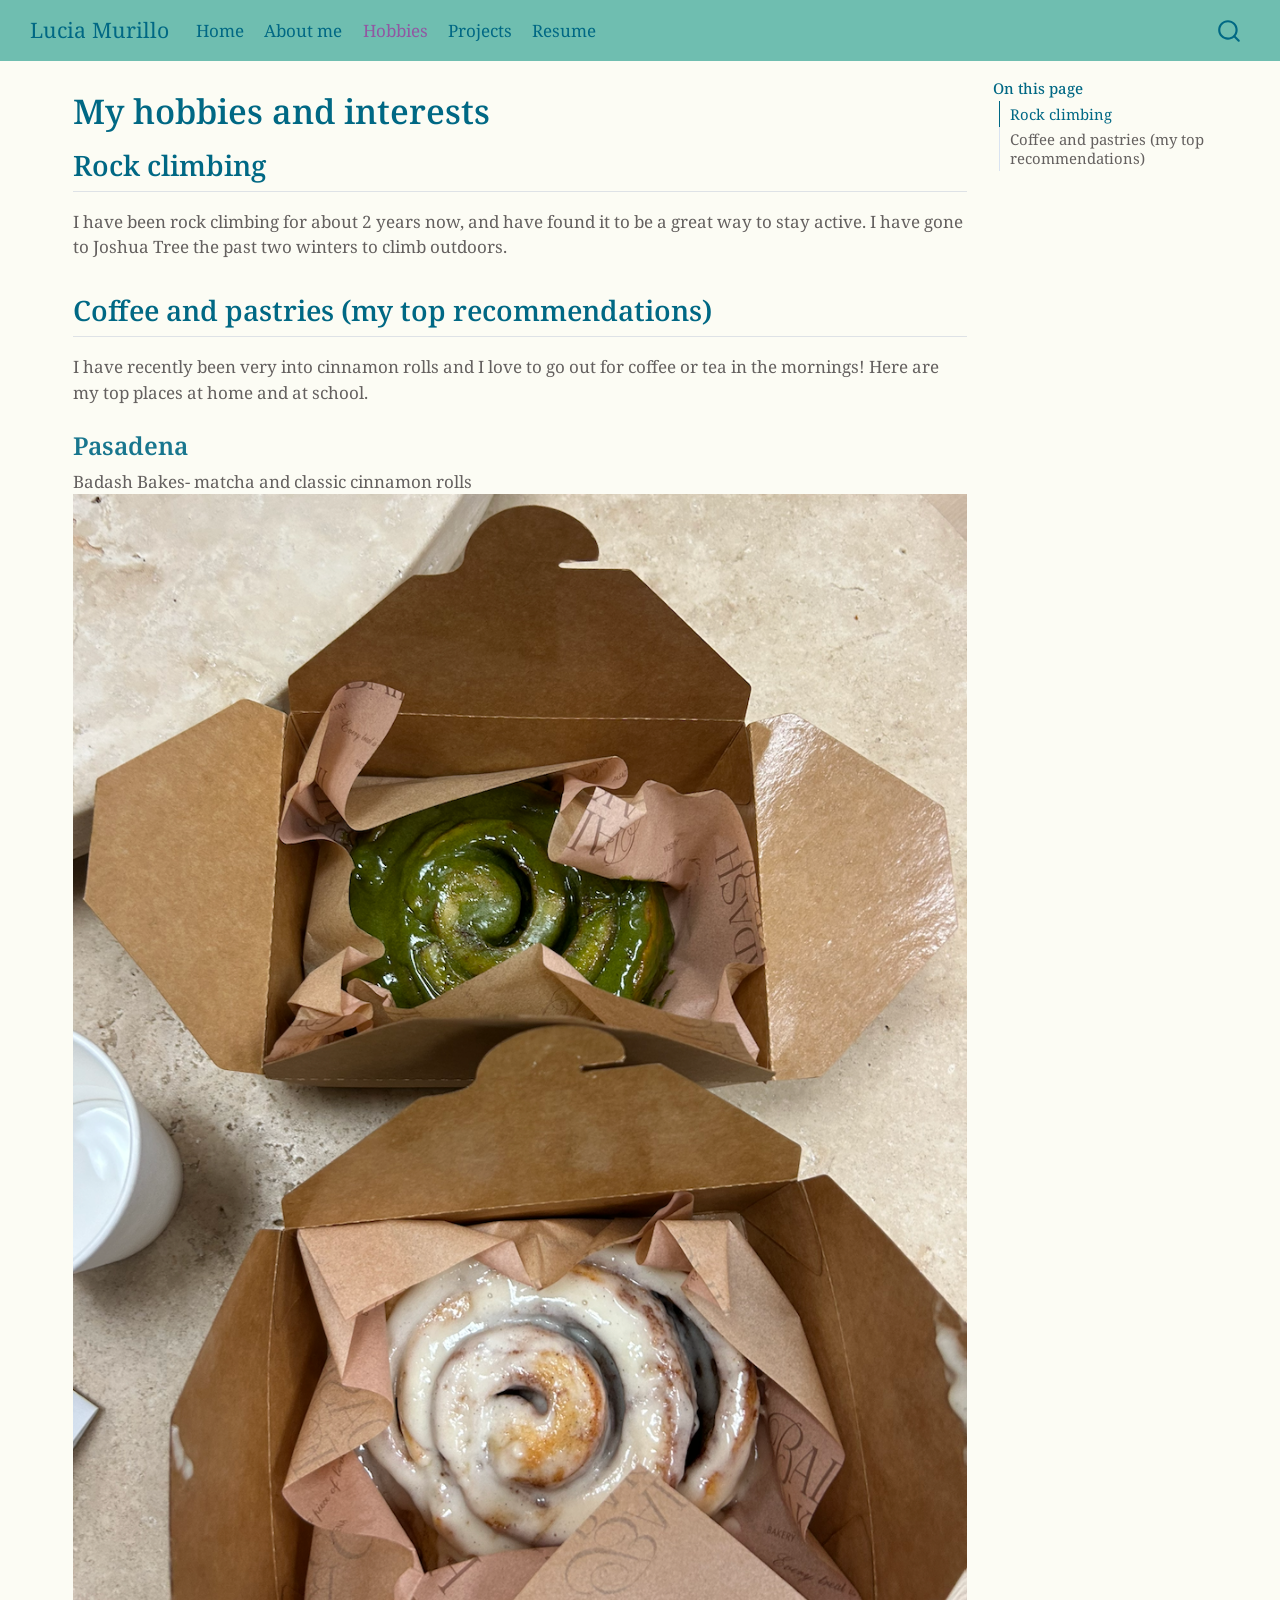
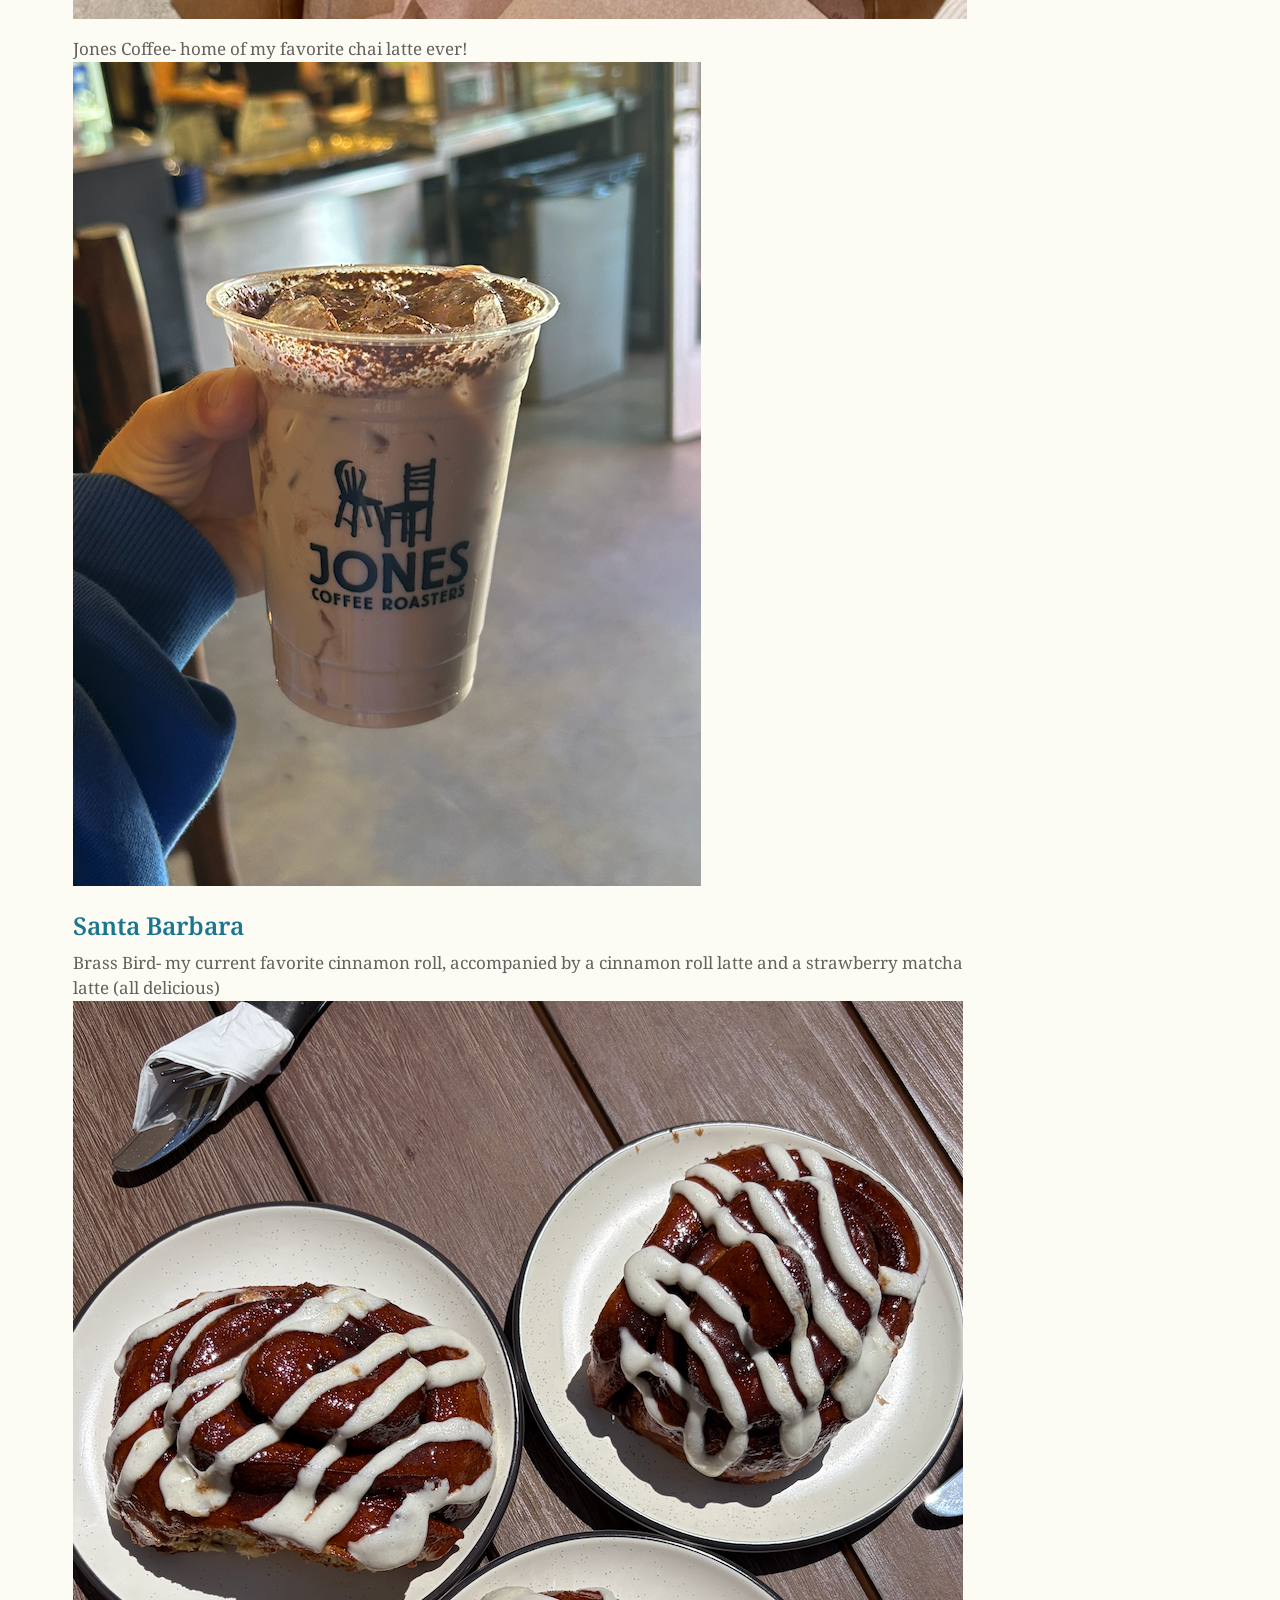
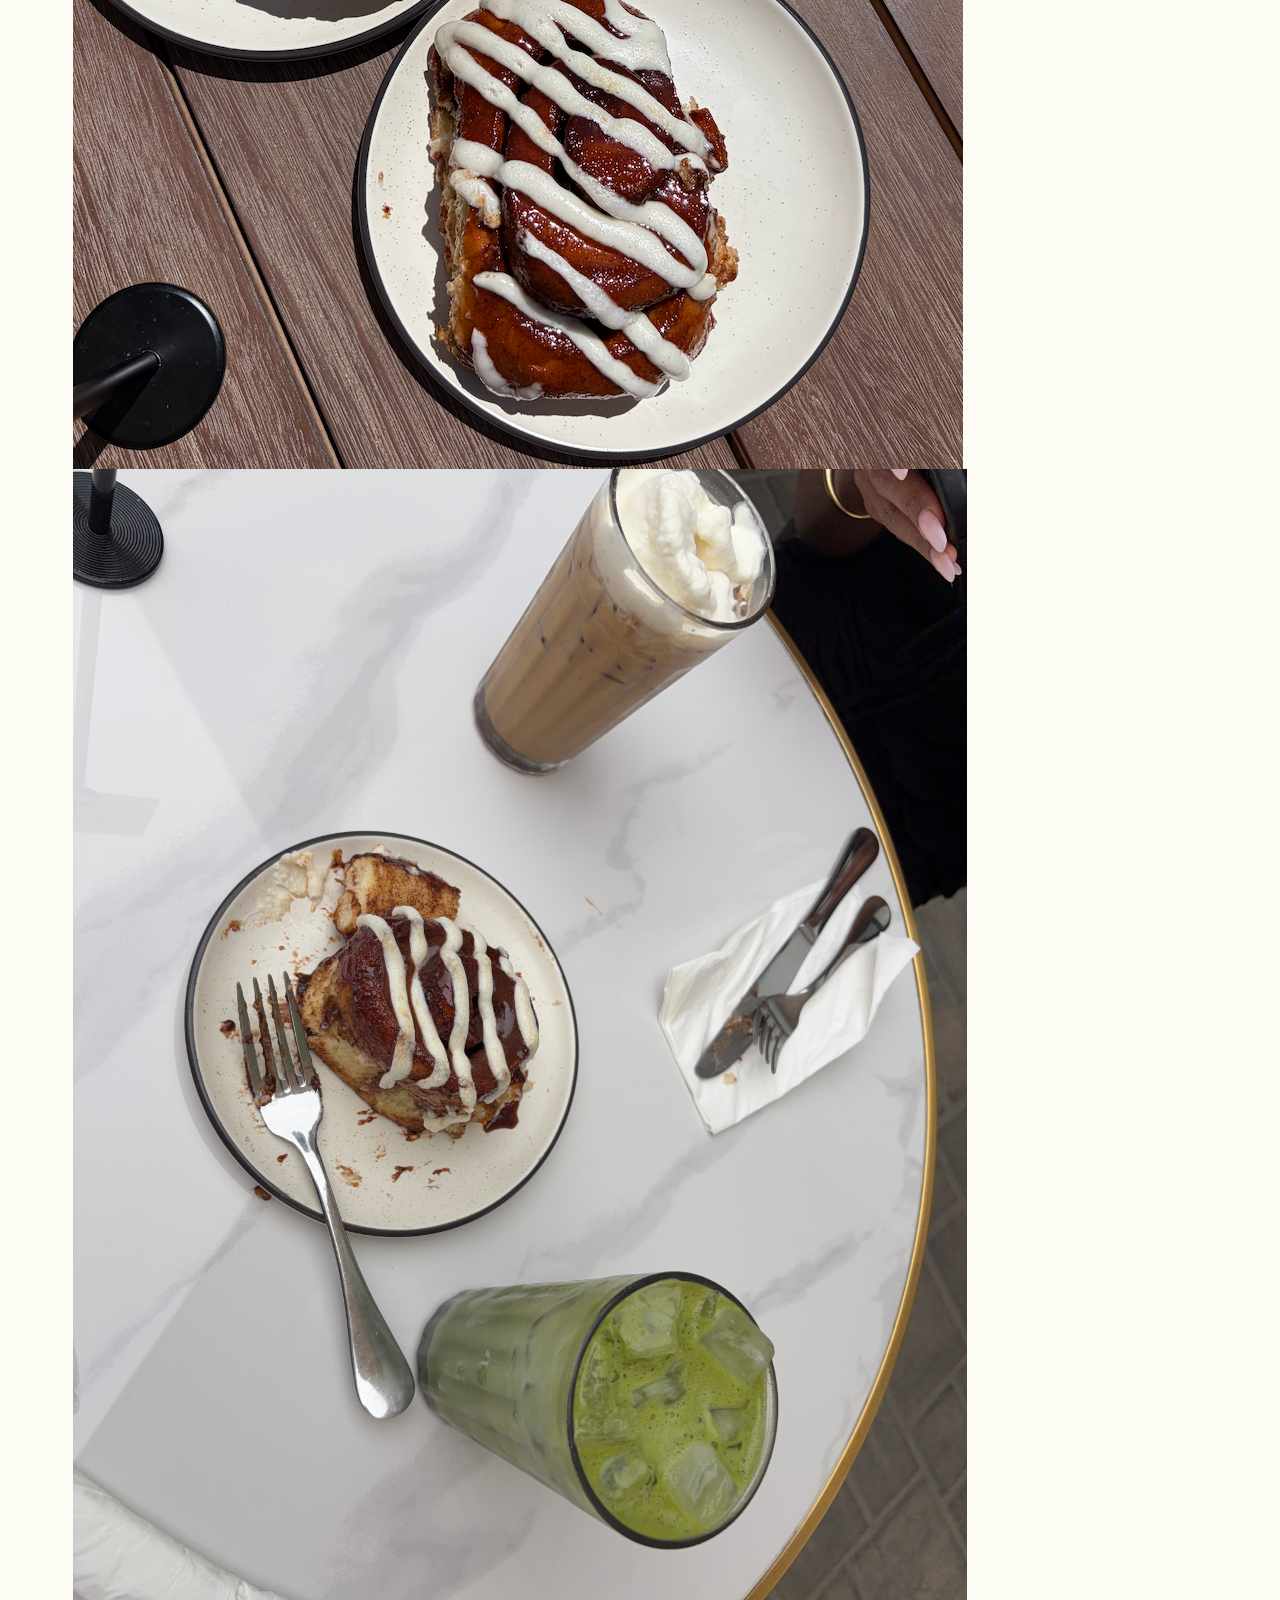
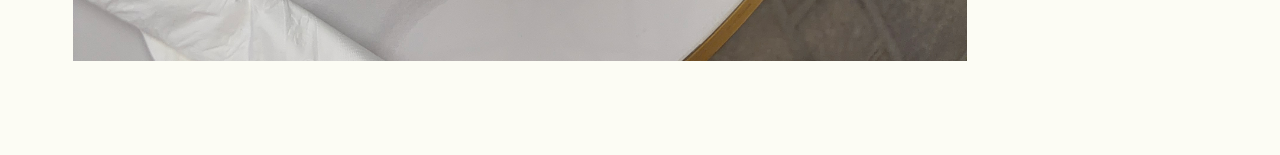
<file: docs/hobbies.html>
<!DOCTYPE html>
<html xmlns="http://www.w3.org/1999/xhtml" lang="en" xml:lang="en"><head>

<meta charset="utf-8">
<meta name="generator" content="quarto-1.9.38">

<meta name="viewport" content="width=device-width, initial-scale=1.0, user-scalable=yes">


<title>My hobbies and interests – Lucia Murillo</title>
<style>
/* Default styles provided by pandoc.
** See https://pandoc.org/MANUAL.html#variables-for-html for config info.
*/
code{white-space: pre-wrap;}
span.smallcaps{font-variant: small-caps;}
div.columns{display: flex; gap: min(4vw, 1.5em);}
div.column{flex: auto; overflow-x: auto;}
div.hanging-indent{margin-left: 1.5em; text-indent: -1.5em;}
ul.task-list{list-style: none;}
ul.task-list li input[type="checkbox"] {
  width: 0.8em;
  margin: 0 0.8em 0.2em -1em; /* quarto-specific, see https://github.com/quarto-dev/quarto-cli/issues/4556 */ 
  vertical-align: middle;
}
</style>


<script src="site_libs/quarto-nav/quarto-nav.js"></script>
<script src="site_libs/quarto-nav/headroom.min.js"></script>
<script src="site_libs/clipboard/clipboard.min.js"></script>
<script src="site_libs/quarto-search/autocomplete.umd.js"></script>
<script src="site_libs/quarto-search/fuse.min.js"></script>
<script src="site_libs/quarto-search/quarto-search.js"></script>
<meta name="quarto:offset" content="./">
<script src="site_libs/quarto-html/quarto.js" type="module"></script>
<script src="site_libs/quarto-html/tabsets/tabsets.js" type="module"></script>
<script src="site_libs/quarto-html/popper.min.js"></script>
<script src="site_libs/quarto-html/tippy.umd.min.js"></script>
<script src="site_libs/quarto-html/anchor.min.js"></script>
<link href="site_libs/quarto-html/tippy.css" rel="stylesheet">
<link href="site_libs/quarto-html/quarto-syntax-highlighting-15634bcf2e68342d4ad2dfa704d543f6.css" rel="stylesheet" id="quarto-text-highlighting-styles">
<script src="site_libs/bootstrap/bootstrap.min.js"></script>
<link href="site_libs/bootstrap/bootstrap-icons.css" rel="stylesheet">
<link href="site_libs/bootstrap/bootstrap-aaa0cda580e2609d4816893e895b0591.min.css" rel="stylesheet" append-hash="true" id="quarto-bootstrap" data-mode="light">
<script id="quarto-search-options" type="application/json">{
  "location": "navbar",
  "copy-button": false,
  "collapse-after": 3,
  "panel-placement": "end",
  "type": "overlay",
  "limit": 50,
  "keyboard-shortcut": [
    "f",
    "/",
    "s"
  ],
  "show-item-context": false,
  "language": {
    "search-no-results-text": "No results",
    "search-matching-documents-text": "matching documents",
    "search-copy-link-title": "Copy link to search",
    "search-hide-matches-text": "Hide additional matches",
    "search-more-match-text": "more match in this document",
    "search-more-matches-text": "more matches in this document",
    "search-clear-button-title": "Clear",
    "search-text-placeholder": "",
    "search-detached-cancel-button-title": "Cancel",
    "search-submit-button-title": "Submit",
    "search-label": "Search"
  }
}</script>


</head>

<body class="nav-fixed quarto-light">

<div id="quarto-search-results"></div>
  <header id="quarto-header" class="headroom fixed-top">
    <nav class="navbar navbar-expand-lg " data-bs-theme="dark">
      <div class="navbar-container container-fluid">
      <div class="navbar-brand-container mx-auto">
    <a class="navbar-brand" href="./index.html">
    <span class="navbar-title">Lucia Murillo</span>
    </a>
  </div>
            <div id="quarto-search" class="" title="Search"></div>
          <button class="navbar-toggler" type="button" data-bs-toggle="collapse" data-bs-target="#navbarCollapse" aria-controls="navbarCollapse" role="menu" aria-expanded="false" aria-label="Toggle navigation" onclick="if (window.quartoToggleHeadroom) { window.quartoToggleHeadroom(); }">
  <span class="navbar-toggler-icon"></span>
</button>
          <div class="collapse navbar-collapse" id="navbarCollapse">
            <ul class="navbar-nav navbar-nav-scroll me-auto">
  <li class="nav-item">
    <a class="nav-link" href="./index.html"> 
<span class="menu-text">Home</span></a>
  </li>  
  <li class="nav-item">
    <a class="nav-link" href="./about.html"> 
<span class="menu-text">About me</span></a>
  </li>  
  <li class="nav-item">
    <a class="nav-link active" href="./hobbies.html" aria-current="page"> 
<span class="menu-text">Hobbies</span></a>
  </li>  
  <li class="nav-item">
    <a class="nav-link" href="./posts/projects.html"> 
<span class="menu-text">Projects</span></a>
  </li>  
  <li class="nav-item">
    <a class="nav-link" href="./resume.html"> 
<span class="menu-text">Resume</span></a>
  </li>  
</ul>
          </div> <!-- /navcollapse -->
            <div class="quarto-navbar-tools">
</div>
      </div> <!-- /container-fluid -->
    </nav>
</header>
<!-- content -->
<div id="quarto-content" class="quarto-container page-columns page-rows-contents page-layout-full page-navbar">
<!-- sidebar -->
<!-- margin-sidebar -->
    <div id="quarto-margin-sidebar" class="sidebar margin-sidebar">
        <nav id="TOC" role="doc-toc" class="toc-active">
    <h2 id="toc-title">On this page</h2>
   
  <ul>
  <li><a href="#rock-climbing" id="toc-rock-climbing" class="nav-link active" data-scroll-target="#rock-climbing">Rock climbing</a></li>
  <li><a href="#coffee-and-pastries-my-top-recommendations" id="toc-coffee-and-pastries-my-top-recommendations" class="nav-link" data-scroll-target="#coffee-and-pastries-my-top-recommendations">Coffee and pastries (my top recommendations)</a>
  <ul class="collapse">
  <li><a href="#pasadena" id="toc-pasadena" class="nav-link" data-scroll-target="#pasadena">Pasadena</a></li>
  <li><a href="#santa-barbara" id="toc-santa-barbara" class="nav-link" data-scroll-target="#santa-barbara">Santa Barbara</a></li>
  </ul></li>
  </ul>
</nav>
    </div>
<!-- main -->
<main class="content column-page-left" id="quarto-document-content">

<header id="title-block-header" class="quarto-title-block default">
<div class="quarto-title">
<h1 class="title">My hobbies and interests</h1>
</div>



<div class="quarto-title-meta column-page-left">

    
  
    
  </div>
  


</header>


<section id="rock-climbing" class="level2">
<h2 class="anchored" data-anchor-id="rock-climbing">Rock climbing</h2>
<p>I have been rock climbing for about 2 years now, and have found it to be a great way to stay active. I have gone to Joshua Tree the past two winters to climb outdoors.</p>
</section>
<section id="coffee-and-pastries-my-top-recommendations" class="level2">
<h2 class="anchored" data-anchor-id="coffee-and-pastries-my-top-recommendations">Coffee and pastries (my top recommendations)</h2>
<p>I have recently been very into cinnamon rolls and I love to go out for coffee or tea in the mornings! Here are my top places at home and at school.</p>
<section id="pasadena" class="level3">
<h3 class="anchored" data-anchor-id="pasadena">Pasadena</h3>
<p>Badash Bakes- matcha and classic cinnamon rolls <img src="images/badash.png" class="img-fluid" alt="Badash Bakes"></p>
<p>Jones Coffee- home of my favorite chai latte ever! <img src="images/jones.png" class="img-fluid" alt="Jones Coffee"></p>
</section>
<section id="santa-barbara" class="level3">
<h3 class="anchored" data-anchor-id="santa-barbara">Santa Barbara</h3>
<p>Brass Bird- my current favorite cinnamon roll, accompanied by a cinnamon roll latte and a strawberry matcha latte (all delicious) <img src="images/brass-bird-rolls.png" class="img-fluid" alt="brass bird"> <img src="images/brass-bird-bevs.JPG" class="img-fluid"></p>


</section>
</section>

</main> <!-- /main -->
<script id="quarto-html-after-body" type="application/javascript">
  window.document.addEventListener("DOMContentLoaded", function (event) {
    const icon = "";
    const anchorJS = new window.AnchorJS();
    anchorJS.options = {
      placement: 'right',
      icon: icon
    };
    anchorJS.add('.anchored');
    const isCodeAnnotation = (el) => {
      for (const clz of el.classList) {
        if (clz.startsWith('code-annotation-')) {                     
          return true;
        }
      }
      return false;
    }
    const onCopySuccess = function(e) {
      // button target
      const button = e.trigger;
      // don't keep focus
      button.blur();
      // flash "checked"
      button.classList.add('code-copy-button-checked');
      var currentTitle = button.getAttribute("title");
      button.setAttribute("title", "Copied!");
      let tooltip;
      if (window.bootstrap) {
        button.setAttribute("data-bs-toggle", "tooltip");
        button.setAttribute("data-bs-placement", "left");
        button.setAttribute("data-bs-title", "Copied!");
        tooltip = new bootstrap.Tooltip(button, 
          { trigger: "manual", 
            customClass: "code-copy-button-tooltip",
            offset: [0, -8]});
        tooltip.show();    
      }
      setTimeout(function() {
        if (tooltip) {
          tooltip.hide();
          button.removeAttribute("data-bs-title");
          button.removeAttribute("data-bs-toggle");
          button.removeAttribute("data-bs-placement");
        }
        button.setAttribute("title", currentTitle);
        button.classList.remove('code-copy-button-checked');
      }, 1000);
      // clear code selection
      e.clearSelection();
    }
    const getTextToCopy = function(trigger) {
      const outerScaffold = trigger.parentElement.cloneNode(true);
      const codeEl = outerScaffold.querySelector('code');
      for (const childEl of codeEl.children) {
        if (isCodeAnnotation(childEl)) {
          childEl.remove();
        }
      }
      return codeEl.innerText;
    }
    const clipboard = new window.ClipboardJS('.code-copy-button:not([data-in-quarto-modal])', {
      text: getTextToCopy
    });
    clipboard.on('success', onCopySuccess);
    if (window.document.getElementById('quarto-embedded-source-code-modal')) {
      const clipboardModal = new window.ClipboardJS('.code-copy-button[data-in-quarto-modal]', {
        text: getTextToCopy,
        container: window.document.getElementById('quarto-embedded-source-code-modal')
      });
      clipboardModal.on('success', onCopySuccess);
    }
      var localhostRegex = new RegExp(/^(?:http|https):\/\/localhost\:?[0-9]*\//);
      var mailtoRegex = new RegExp(/^mailto:/);
        var filterRegex = new RegExp('/' + window.location.host + '/');
      var isInternal = (href) => {
          return filterRegex.test(href) || localhostRegex.test(href) || mailtoRegex.test(href);
      }
      // Inspect non-navigation links and adorn them if external
     var links = window.document.querySelectorAll('a[href]:not(.nav-link):not(.navbar-brand):not(.toc-action):not(.sidebar-link):not(.sidebar-item-toggle):not(.pagination-link):not(.no-external):not([aria-hidden]):not(.dropdown-item):not(.quarto-navigation-tool):not(.about-link)');
      for (var i=0; i<links.length; i++) {
        const link = links[i];
        if (!isInternal(link.href)) {
          // undo the damage that might have been done by quarto-nav.js in the case of
          // links that we want to consider external
          if (link.dataset.originalHref !== undefined) {
            link.href = link.dataset.originalHref;
          }
        }
      }
    function tippyHover(el, contentFn, onTriggerFn, onUntriggerFn) {
      const config = {
        allowHTML: true,
        maxWidth: 500,
        delay: 100,
        arrow: false,
        appendTo: function(el) {
            return el.parentElement;
        },
        interactive: true,
        interactiveBorder: 10,
        theme: 'quarto',
        placement: 'bottom-start',
      };
      if (contentFn) {
        config.content = contentFn;
      }
      if (onTriggerFn) {
        config.onTrigger = onTriggerFn;
      }
      if (onUntriggerFn) {
        config.onUntrigger = onUntriggerFn;
      }
      window.tippy(el, config); 
    }
    const noterefs = window.document.querySelectorAll('a[role="doc-noteref"]');
    for (var i=0; i<noterefs.length; i++) {
      const ref = noterefs[i];
      tippyHover(ref, function() {
        // use id or data attribute instead here
        let href = ref.getAttribute('data-footnote-href') || ref.getAttribute('href');
        try { href = new URL(href).hash; } catch {}
        const id = href.replace(/^#\/?/, "");
        const note = window.document.getElementById(id);
        if (note) {
          return note.innerHTML;
        } else {
          return "";
        }
      });
    }
    const xrefs = window.document.querySelectorAll('a.quarto-xref');
    const processXRef = (id, note) => {
      // Strip column container classes
      const stripColumnClz = (el) => {
        el.classList.remove("page-full", "page-columns");
        if (el.children) {
          for (const child of el.children) {
            stripColumnClz(child);
          }
        }
      }
      stripColumnClz(note)
      if (id === null || id.startsWith('sec-')) {
        // Special case sections, only their first couple elements
        const container = document.createElement("div");
        if (note.children && note.children.length > 2) {
          container.appendChild(note.children[0].cloneNode(true));
          for (let i = 1; i < note.children.length; i++) {
            const child = note.children[i];
            if (child.tagName === "P" && child.innerText === "") {
              continue;
            } else {
              container.appendChild(child.cloneNode(true));
              break;
            }
          }
          if (window.Quarto?.typesetMath) {
            window.Quarto.typesetMath(container);
          }
          return container.innerHTML
        } else {
          if (window.Quarto?.typesetMath) {
            window.Quarto.typesetMath(note);
          }
          return note.innerHTML;
        }
      } else {
        // Remove any anchor links if they are present
        const anchorLink = note.querySelector('a.anchorjs-link');
        if (anchorLink) {
          anchorLink.remove();
        }
        if (window.Quarto?.typesetMath) {
          window.Quarto.typesetMath(note);
        }
        if (note.classList.contains("callout")) {
          return note.outerHTML;
        } else {
          return note.innerHTML;
        }
      }
    }
    for (var i=0; i<xrefs.length; i++) {
      const xref = xrefs[i];
      tippyHover(xref, undefined, function(instance) {
        instance.disable();
        let url = xref.getAttribute('href');
        let hash = undefined; 
        if (url.startsWith('#')) {
          hash = url;
        } else {
          try { hash = new URL(url).hash; } catch {}
        }
        if (hash) {
          const id = hash.replace(/^#\/?/, "");
          const note = window.document.getElementById(id);
          if (note !== null) {
            try {
              const html = processXRef(id, note.cloneNode(true));
              instance.setContent(html);
            } finally {
              instance.enable();
              instance.show();
            }
          } else {
            // See if we can fetch this
            fetch(url.split('#')[0])
            .then(res => res.text())
            .then(html => {
              const parser = new DOMParser();
              const htmlDoc = parser.parseFromString(html, "text/html");
              const note = htmlDoc.getElementById(id);
              if (note !== null) {
                const html = processXRef(id, note);
                instance.setContent(html);
              } 
            }).finally(() => {
              instance.enable();
              instance.show();
            });
          }
        } else {
          // See if we can fetch a full url (with no hash to target)
          // This is a special case and we should probably do some content thinning / targeting
          fetch(url)
          .then(res => res.text())
          .then(html => {
            const parser = new DOMParser();
            const htmlDoc = parser.parseFromString(html, "text/html");
            const note = htmlDoc.querySelector('main.content');
            if (note !== null) {
              // This should only happen for chapter cross references
              // (since there is no id in the URL)
              // remove the first header
              if (note.children.length > 0 && note.children[0].tagName === "HEADER") {
                note.children[0].remove();
              }
              const html = processXRef(null, note);
              instance.setContent(html);
            } 
          }).finally(() => {
            instance.enable();
            instance.show();
          });
        }
      }, function(instance) {
      });
    }
        let selectedAnnoteEl;
        const selectorForAnnotation = ( cell, annotation) => {
          let cellAttr = 'data-code-cell="' + cell + '"';
          let lineAttr = 'data-code-annotation="' +  annotation + '"';
          const selector = 'span[' + cellAttr + '][' + lineAttr + ']';
          return selector;
        }
        const selectCodeLines = (annoteEl) => {
          const doc = window.document;
          const targetCell = annoteEl.getAttribute("data-target-cell");
          const targetAnnotation = annoteEl.getAttribute("data-target-annotation");
          const annoteSpan = window.document.querySelector(selectorForAnnotation(targetCell, targetAnnotation));
          const lines = annoteSpan.getAttribute("data-code-lines").split(",");
          const lineIds = lines.map((line) => {
            return targetCell + "-" + line;
          })
          let top = null;
          let height = null;
          let parent = null;
          if (lineIds.length > 0) {
              //compute the position of the single el (top and bottom and make a div)
              const el = window.document.getElementById(lineIds[0]);
              top = el.offsetTop;
              height = el.offsetHeight;
              parent = el.parentElement.parentElement;
            if (lineIds.length > 1) {
              const lastEl = window.document.getElementById(lineIds[lineIds.length - 1]);
              const bottom = lastEl.offsetTop + lastEl.offsetHeight;
              height = bottom - top;
            }
            if (top !== null && height !== null && parent !== null) {
              // cook up a div (if necessary) and position it 
              let div = window.document.getElementById("code-annotation-line-highlight");
              if (div === null) {
                div = window.document.createElement("div");
                div.setAttribute("id", "code-annotation-line-highlight");
                div.style.position = 'absolute';
                parent.appendChild(div);
              }
              div.style.top = top - 2 + "px";
              div.style.height = height + 4 + "px";
              div.style.left = 0;
              let gutterDiv = window.document.getElementById("code-annotation-line-highlight-gutter");
              if (gutterDiv === null) {
                gutterDiv = window.document.createElement("div");
                gutterDiv.setAttribute("id", "code-annotation-line-highlight-gutter");
                gutterDiv.style.position = 'absolute';
                const codeCell = window.document.getElementById(targetCell);
                const gutter = codeCell.querySelector('.code-annotation-gutter');
                gutter.appendChild(gutterDiv);
              }
              gutterDiv.style.top = top - 2 + "px";
              gutterDiv.style.height = height + 4 + "px";
            }
            selectedAnnoteEl = annoteEl;
          }
        };
        const unselectCodeLines = () => {
          const elementsIds = ["code-annotation-line-highlight", "code-annotation-line-highlight-gutter"];
          elementsIds.forEach((elId) => {
            const div = window.document.getElementById(elId);
            if (div) {
              div.remove();
            }
          });
          selectedAnnoteEl = undefined;
        };
          // Handle positioning of the toggle
      window.addEventListener(
        "resize",
        throttle(() => {
          elRect = undefined;
          if (selectedAnnoteEl) {
            selectCodeLines(selectedAnnoteEl);
          }
        }, 10)
      );
      function throttle(fn, ms) {
      let throttle = false;
      let timer;
        return (...args) => {
          if(!throttle) { // first call gets through
              fn.apply(this, args);
              throttle = true;
          } else { // all the others get throttled
              if(timer) clearTimeout(timer); // cancel #2
              timer = setTimeout(() => {
                fn.apply(this, args);
                timer = throttle = false;
              }, ms);
          }
        };
      }
        // Attach click handler to the DT
        const annoteDls = window.document.querySelectorAll('dt[data-target-cell]');
        for (const annoteDlNode of annoteDls) {
          annoteDlNode.addEventListener('click', (event) => {
            const clickedEl = event.target;
            if (clickedEl !== selectedAnnoteEl) {
              unselectCodeLines();
              const activeEl = window.document.querySelector('dt[data-target-cell].code-annotation-active');
              if (activeEl) {
                activeEl.classList.remove('code-annotation-active');
              }
              selectCodeLines(clickedEl);
              clickedEl.classList.add('code-annotation-active');
            } else {
              // Unselect the line
              unselectCodeLines();
              clickedEl.classList.remove('code-annotation-active');
            }
          });
        }
    const findCites = (el) => {
      const parentEl = el.parentElement;
      if (parentEl) {
        const cites = parentEl.dataset.cites;
        if (cites) {
          return {
            el,
            cites: cites.split(' ')
          };
        } else {
          return findCites(el.parentElement)
        }
      } else {
        return undefined;
      }
    };
    var bibliorefs = window.document.querySelectorAll('a[role="doc-biblioref"]');
    for (var i=0; i<bibliorefs.length; i++) {
      const ref = bibliorefs[i];
      const citeInfo = findCites(ref);
      if (citeInfo) {
        tippyHover(citeInfo.el, function() {
          var popup = window.document.createElement('div');
          citeInfo.cites.forEach(function(cite) {
            var citeDiv = window.document.createElement('div');
            citeDiv.classList.add('hanging-indent');
            citeDiv.classList.add('csl-entry');
            var biblioDiv = window.document.getElementById('ref-' + cite);
            if (biblioDiv) {
              citeDiv.innerHTML = biblioDiv.innerHTML;
            }
            popup.appendChild(citeDiv);
          });
          return popup.innerHTML;
        });
      }
    }
  });
  </script>
</div> <!-- /content -->




</body></html>
</file>
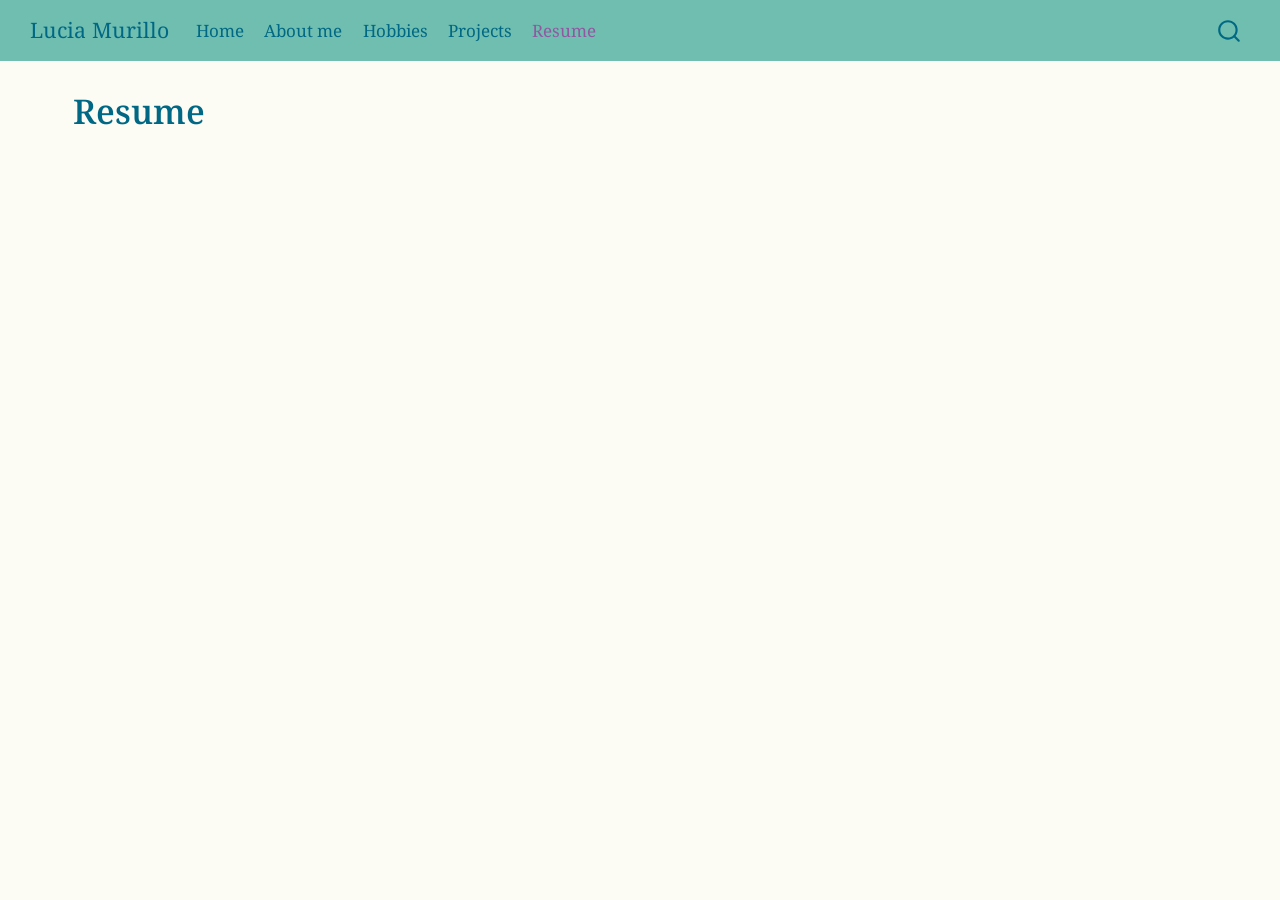
<file: docs/resume.html>
<!DOCTYPE html>
<html xmlns="http://www.w3.org/1999/xhtml" lang="en" xml:lang="en"><head>

<meta charset="utf-8">
<meta name="generator" content="quarto-1.9.38">

<meta name="viewport" content="width=device-width, initial-scale=1.0, user-scalable=yes">


<title>Resume – Lucia Murillo</title>
<style>
/* Default styles provided by pandoc.
** See https://pandoc.org/MANUAL.html#variables-for-html for config info.
*/
code{white-space: pre-wrap;}
span.smallcaps{font-variant: small-caps;}
div.columns{display: flex; gap: min(4vw, 1.5em);}
div.column{flex: auto; overflow-x: auto;}
div.hanging-indent{margin-left: 1.5em; text-indent: -1.5em;}
ul.task-list{list-style: none;}
ul.task-list li input[type="checkbox"] {
  width: 0.8em;
  margin: 0 0.8em 0.2em -1em; /* quarto-specific, see https://github.com/quarto-dev/quarto-cli/issues/4556 */ 
  vertical-align: middle;
}
</style>


<script src="site_libs/quarto-nav/quarto-nav.js"></script>
<script src="site_libs/quarto-nav/headroom.min.js"></script>
<script src="site_libs/clipboard/clipboard.min.js"></script>
<script src="site_libs/quarto-search/autocomplete.umd.js"></script>
<script src="site_libs/quarto-search/fuse.min.js"></script>
<script src="site_libs/quarto-search/quarto-search.js"></script>
<meta name="quarto:offset" content="./">
<script src="site_libs/quarto-html/quarto.js" type="module"></script>
<script src="site_libs/quarto-html/tabsets/tabsets.js" type="module"></script>
<script src="site_libs/quarto-html/popper.min.js"></script>
<script src="site_libs/quarto-html/tippy.umd.min.js"></script>
<script src="site_libs/quarto-html/anchor.min.js"></script>
<link href="site_libs/quarto-html/tippy.css" rel="stylesheet">
<link href="site_libs/quarto-html/quarto-syntax-highlighting-15634bcf2e68342d4ad2dfa704d543f6.css" rel="stylesheet" id="quarto-text-highlighting-styles">
<script src="site_libs/bootstrap/bootstrap.min.js"></script>
<link href="site_libs/bootstrap/bootstrap-icons.css" rel="stylesheet">
<link href="site_libs/bootstrap/bootstrap-aaa0cda580e2609d4816893e895b0591.min.css" rel="stylesheet" append-hash="true" id="quarto-bootstrap" data-mode="light">
<script id="quarto-search-options" type="application/json">{
  "location": "navbar",
  "copy-button": false,
  "collapse-after": 3,
  "panel-placement": "end",
  "type": "overlay",
  "limit": 50,
  "keyboard-shortcut": [
    "f",
    "/",
    "s"
  ],
  "show-item-context": false,
  "language": {
    "search-no-results-text": "No results",
    "search-matching-documents-text": "matching documents",
    "search-copy-link-title": "Copy link to search",
    "search-hide-matches-text": "Hide additional matches",
    "search-more-match-text": "more match in this document",
    "search-more-matches-text": "more matches in this document",
    "search-clear-button-title": "Clear",
    "search-text-placeholder": "",
    "search-detached-cancel-button-title": "Cancel",
    "search-submit-button-title": "Submit",
    "search-label": "Search"
  }
}</script>


</head>

<body class="nav-fixed quarto-light">

<div id="quarto-search-results"></div>
  <header id="quarto-header" class="headroom fixed-top">
    <nav class="navbar navbar-expand-lg " data-bs-theme="dark">
      <div class="navbar-container container-fluid">
      <div class="navbar-brand-container mx-auto">
    <a class="navbar-brand" href="./index.html">
    <span class="navbar-title">Lucia Murillo</span>
    </a>
  </div>
            <div id="quarto-search" class="" title="Search"></div>
          <button class="navbar-toggler" type="button" data-bs-toggle="collapse" data-bs-target="#navbarCollapse" aria-controls="navbarCollapse" role="menu" aria-expanded="false" aria-label="Toggle navigation" onclick="if (window.quartoToggleHeadroom) { window.quartoToggleHeadroom(); }">
  <span class="navbar-toggler-icon"></span>
</button>
          <div class="collapse navbar-collapse" id="navbarCollapse">
            <ul class="navbar-nav navbar-nav-scroll me-auto">
  <li class="nav-item">
    <a class="nav-link" href="./index.html"> 
<span class="menu-text">Home</span></a>
  </li>  
  <li class="nav-item">
    <a class="nav-link" href="./about.html"> 
<span class="menu-text">About me</span></a>
  </li>  
  <li class="nav-item">
    <a class="nav-link" href="./hobbies.html"> 
<span class="menu-text">Hobbies</span></a>
  </li>  
  <li class="nav-item">
    <a class="nav-link" href="./posts/projects.html"> 
<span class="menu-text">Projects</span></a>
  </li>  
  <li class="nav-item">
    <a class="nav-link active" href="./resume.html" aria-current="page"> 
<span class="menu-text">Resume</span></a>
  </li>  
</ul>
          </div> <!-- /navcollapse -->
            <div class="quarto-navbar-tools">
</div>
      </div> <!-- /container-fluid -->
    </nav>
</header>
<!-- content -->
<div id="quarto-content" class="quarto-container page-columns page-rows-contents page-layout-full page-navbar">
<!-- sidebar -->
<!-- margin-sidebar -->
    <div id="quarto-margin-sidebar" class="sidebar margin-sidebar zindex-bottom">
        
    </div>
<!-- main -->
<main class="content column-page" id="quarto-document-content">

<header id="title-block-header" class="quarto-title-block default">
<div class="quarto-title">
<h1 class="title">Resume</h1>
</div>



<div class="quarto-title-meta column-page">

    
  
    
  </div>
  


</header>


<iframe src="resume.pdf" width="100%" height="600px">
</iframe>



</main> <!-- /main -->
<script id="quarto-html-after-body" type="application/javascript">
  window.document.addEventListener("DOMContentLoaded", function (event) {
    const icon = "";
    const anchorJS = new window.AnchorJS();
    anchorJS.options = {
      placement: 'right',
      icon: icon
    };
    anchorJS.add('.anchored');
    const isCodeAnnotation = (el) => {
      for (const clz of el.classList) {
        if (clz.startsWith('code-annotation-')) {                     
          return true;
        }
      }
      return false;
    }
    const onCopySuccess = function(e) {
      // button target
      const button = e.trigger;
      // don't keep focus
      button.blur();
      // flash "checked"
      button.classList.add('code-copy-button-checked');
      var currentTitle = button.getAttribute("title");
      button.setAttribute("title", "Copied!");
      let tooltip;
      if (window.bootstrap) {
        button.setAttribute("data-bs-toggle", "tooltip");
        button.setAttribute("data-bs-placement", "left");
        button.setAttribute("data-bs-title", "Copied!");
        tooltip = new bootstrap.Tooltip(button, 
          { trigger: "manual", 
            customClass: "code-copy-button-tooltip",
            offset: [0, -8]});
        tooltip.show();    
      }
      setTimeout(function() {
        if (tooltip) {
          tooltip.hide();
          button.removeAttribute("data-bs-title");
          button.removeAttribute("data-bs-toggle");
          button.removeAttribute("data-bs-placement");
        }
        button.setAttribute("title", currentTitle);
        button.classList.remove('code-copy-button-checked');
      }, 1000);
      // clear code selection
      e.clearSelection();
    }
    const getTextToCopy = function(trigger) {
      const outerScaffold = trigger.parentElement.cloneNode(true);
      const codeEl = outerScaffold.querySelector('code');
      for (const childEl of codeEl.children) {
        if (isCodeAnnotation(childEl)) {
          childEl.remove();
        }
      }
      return codeEl.innerText;
    }
    const clipboard = new window.ClipboardJS('.code-copy-button:not([data-in-quarto-modal])', {
      text: getTextToCopy
    });
    clipboard.on('success', onCopySuccess);
    if (window.document.getElementById('quarto-embedded-source-code-modal')) {
      const clipboardModal = new window.ClipboardJS('.code-copy-button[data-in-quarto-modal]', {
        text: getTextToCopy,
        container: window.document.getElementById('quarto-embedded-source-code-modal')
      });
      clipboardModal.on('success', onCopySuccess);
    }
      var localhostRegex = new RegExp(/^(?:http|https):\/\/localhost\:?[0-9]*\//);
      var mailtoRegex = new RegExp(/^mailto:/);
        var filterRegex = new RegExp('/' + window.location.host + '/');
      var isInternal = (href) => {
          return filterRegex.test(href) || localhostRegex.test(href) || mailtoRegex.test(href);
      }
      // Inspect non-navigation links and adorn them if external
     var links = window.document.querySelectorAll('a[href]:not(.nav-link):not(.navbar-brand):not(.toc-action):not(.sidebar-link):not(.sidebar-item-toggle):not(.pagination-link):not(.no-external):not([aria-hidden]):not(.dropdown-item):not(.quarto-navigation-tool):not(.about-link)');
      for (var i=0; i<links.length; i++) {
        const link = links[i];
        if (!isInternal(link.href)) {
          // undo the damage that might have been done by quarto-nav.js in the case of
          // links that we want to consider external
          if (link.dataset.originalHref !== undefined) {
            link.href = link.dataset.originalHref;
          }
        }
      }
    function tippyHover(el, contentFn, onTriggerFn, onUntriggerFn) {
      const config = {
        allowHTML: true,
        maxWidth: 500,
        delay: 100,
        arrow: false,
        appendTo: function(el) {
            return el.parentElement;
        },
        interactive: true,
        interactiveBorder: 10,
        theme: 'quarto',
        placement: 'bottom-start',
      };
      if (contentFn) {
        config.content = contentFn;
      }
      if (onTriggerFn) {
        config.onTrigger = onTriggerFn;
      }
      if (onUntriggerFn) {
        config.onUntrigger = onUntriggerFn;
      }
      window.tippy(el, config); 
    }
    const noterefs = window.document.querySelectorAll('a[role="doc-noteref"]');
    for (var i=0; i<noterefs.length; i++) {
      const ref = noterefs[i];
      tippyHover(ref, function() {
        // use id or data attribute instead here
        let href = ref.getAttribute('data-footnote-href') || ref.getAttribute('href');
        try { href = new URL(href).hash; } catch {}
        const id = href.replace(/^#\/?/, "");
        const note = window.document.getElementById(id);
        if (note) {
          return note.innerHTML;
        } else {
          return "";
        }
      });
    }
    const xrefs = window.document.querySelectorAll('a.quarto-xref');
    const processXRef = (id, note) => {
      // Strip column container classes
      const stripColumnClz = (el) => {
        el.classList.remove("page-full", "page-columns");
        if (el.children) {
          for (const child of el.children) {
            stripColumnClz(child);
          }
        }
      }
      stripColumnClz(note)
      if (id === null || id.startsWith('sec-')) {
        // Special case sections, only their first couple elements
        const container = document.createElement("div");
        if (note.children && note.children.length > 2) {
          container.appendChild(note.children[0].cloneNode(true));
          for (let i = 1; i < note.children.length; i++) {
            const child = note.children[i];
            if (child.tagName === "P" && child.innerText === "") {
              continue;
            } else {
              container.appendChild(child.cloneNode(true));
              break;
            }
          }
          if (window.Quarto?.typesetMath) {
            window.Quarto.typesetMath(container);
          }
          return container.innerHTML
        } else {
          if (window.Quarto?.typesetMath) {
            window.Quarto.typesetMath(note);
          }
          return note.innerHTML;
        }
      } else {
        // Remove any anchor links if they are present
        const anchorLink = note.querySelector('a.anchorjs-link');
        if (anchorLink) {
          anchorLink.remove();
        }
        if (window.Quarto?.typesetMath) {
          window.Quarto.typesetMath(note);
        }
        if (note.classList.contains("callout")) {
          return note.outerHTML;
        } else {
          return note.innerHTML;
        }
      }
    }
    for (var i=0; i<xrefs.length; i++) {
      const xref = xrefs[i];
      tippyHover(xref, undefined, function(instance) {
        instance.disable();
        let url = xref.getAttribute('href');
        let hash = undefined; 
        if (url.startsWith('#')) {
          hash = url;
        } else {
          try { hash = new URL(url).hash; } catch {}
        }
        if (hash) {
          const id = hash.replace(/^#\/?/, "");
          const note = window.document.getElementById(id);
          if (note !== null) {
            try {
              const html = processXRef(id, note.cloneNode(true));
              instance.setContent(html);
            } finally {
              instance.enable();
              instance.show();
            }
          } else {
            // See if we can fetch this
            fetch(url.split('#')[0])
            .then(res => res.text())
            .then(html => {
              const parser = new DOMParser();
              const htmlDoc = parser.parseFromString(html, "text/html");
              const note = htmlDoc.getElementById(id);
              if (note !== null) {
                const html = processXRef(id, note);
                instance.setContent(html);
              } 
            }).finally(() => {
              instance.enable();
              instance.show();
            });
          }
        } else {
          // See if we can fetch a full url (with no hash to target)
          // This is a special case and we should probably do some content thinning / targeting
          fetch(url)
          .then(res => res.text())
          .then(html => {
            const parser = new DOMParser();
            const htmlDoc = parser.parseFromString(html, "text/html");
            const note = htmlDoc.querySelector('main.content');
            if (note !== null) {
              // This should only happen for chapter cross references
              // (since there is no id in the URL)
              // remove the first header
              if (note.children.length > 0 && note.children[0].tagName === "HEADER") {
                note.children[0].remove();
              }
              const html = processXRef(null, note);
              instance.setContent(html);
            } 
          }).finally(() => {
            instance.enable();
            instance.show();
          });
        }
      }, function(instance) {
      });
    }
        let selectedAnnoteEl;
        const selectorForAnnotation = ( cell, annotation) => {
          let cellAttr = 'data-code-cell="' + cell + '"';
          let lineAttr = 'data-code-annotation="' +  annotation + '"';
          const selector = 'span[' + cellAttr + '][' + lineAttr + ']';
          return selector;
        }
        const selectCodeLines = (annoteEl) => {
          const doc = window.document;
          const targetCell = annoteEl.getAttribute("data-target-cell");
          const targetAnnotation = annoteEl.getAttribute("data-target-annotation");
          const annoteSpan = window.document.querySelector(selectorForAnnotation(targetCell, targetAnnotation));
          const lines = annoteSpan.getAttribute("data-code-lines").split(",");
          const lineIds = lines.map((line) => {
            return targetCell + "-" + line;
          })
          let top = null;
          let height = null;
          let parent = null;
          if (lineIds.length > 0) {
              //compute the position of the single el (top and bottom and make a div)
              const el = window.document.getElementById(lineIds[0]);
              top = el.offsetTop;
              height = el.offsetHeight;
              parent = el.parentElement.parentElement;
            if (lineIds.length > 1) {
              const lastEl = window.document.getElementById(lineIds[lineIds.length - 1]);
              const bottom = lastEl.offsetTop + lastEl.offsetHeight;
              height = bottom - top;
            }
            if (top !== null && height !== null && parent !== null) {
              // cook up a div (if necessary) and position it 
              let div = window.document.getElementById("code-annotation-line-highlight");
              if (div === null) {
                div = window.document.createElement("div");
                div.setAttribute("id", "code-annotation-line-highlight");
                div.style.position = 'absolute';
                parent.appendChild(div);
              }
              div.style.top = top - 2 + "px";
              div.style.height = height + 4 + "px";
              div.style.left = 0;
              let gutterDiv = window.document.getElementById("code-annotation-line-highlight-gutter");
              if (gutterDiv === null) {
                gutterDiv = window.document.createElement("div");
                gutterDiv.setAttribute("id", "code-annotation-line-highlight-gutter");
                gutterDiv.style.position = 'absolute';
                const codeCell = window.document.getElementById(targetCell);
                const gutter = codeCell.querySelector('.code-annotation-gutter');
                gutter.appendChild(gutterDiv);
              }
              gutterDiv.style.top = top - 2 + "px";
              gutterDiv.style.height = height + 4 + "px";
            }
            selectedAnnoteEl = annoteEl;
          }
        };
        const unselectCodeLines = () => {
          const elementsIds = ["code-annotation-line-highlight", "code-annotation-line-highlight-gutter"];
          elementsIds.forEach((elId) => {
            const div = window.document.getElementById(elId);
            if (div) {
              div.remove();
            }
          });
          selectedAnnoteEl = undefined;
        };
          // Handle positioning of the toggle
      window.addEventListener(
        "resize",
        throttle(() => {
          elRect = undefined;
          if (selectedAnnoteEl) {
            selectCodeLines(selectedAnnoteEl);
          }
        }, 10)
      );
      function throttle(fn, ms) {
      let throttle = false;
      let timer;
        return (...args) => {
          if(!throttle) { // first call gets through
              fn.apply(this, args);
              throttle = true;
          } else { // all the others get throttled
              if(timer) clearTimeout(timer); // cancel #2
              timer = setTimeout(() => {
                fn.apply(this, args);
                timer = throttle = false;
              }, ms);
          }
        };
      }
        // Attach click handler to the DT
        const annoteDls = window.document.querySelectorAll('dt[data-target-cell]');
        for (const annoteDlNode of annoteDls) {
          annoteDlNode.addEventListener('click', (event) => {
            const clickedEl = event.target;
            if (clickedEl !== selectedAnnoteEl) {
              unselectCodeLines();
              const activeEl = window.document.querySelector('dt[data-target-cell].code-annotation-active');
              if (activeEl) {
                activeEl.classList.remove('code-annotation-active');
              }
              selectCodeLines(clickedEl);
              clickedEl.classList.add('code-annotation-active');
            } else {
              // Unselect the line
              unselectCodeLines();
              clickedEl.classList.remove('code-annotation-active');
            }
          });
        }
    const findCites = (el) => {
      const parentEl = el.parentElement;
      if (parentEl) {
        const cites = parentEl.dataset.cites;
        if (cites) {
          return {
            el,
            cites: cites.split(' ')
          };
        } else {
          return findCites(el.parentElement)
        }
      } else {
        return undefined;
      }
    };
    var bibliorefs = window.document.querySelectorAll('a[role="doc-biblioref"]');
    for (var i=0; i<bibliorefs.length; i++) {
      const ref = bibliorefs[i];
      const citeInfo = findCites(ref);
      if (citeInfo) {
        tippyHover(citeInfo.el, function() {
          var popup = window.document.createElement('div');
          citeInfo.cites.forEach(function(cite) {
            var citeDiv = window.document.createElement('div');
            citeDiv.classList.add('hanging-indent');
            citeDiv.classList.add('csl-entry');
            var biblioDiv = window.document.getElementById('ref-' + cite);
            if (biblioDiv) {
              citeDiv.innerHTML = biblioDiv.innerHTML;
            }
            popup.appendChild(citeDiv);
          });
          return popup.innerHTML;
        });
      }
    }
  });
  </script>
</div> <!-- /content -->




</body></html>
</file>
<file: docs/site_libs/quarto-html/tippy.css>
.tippy-box[data-animation=fade][data-state=hidden]{opacity:0}[data-tippy-root]{max-width:calc(100vw - 10px)}.tippy-box{position:relative;background-color:#333;color:#fff;border-radius:4px;font-size:14px;line-height:1.4;white-space:normal;outline:0;transition-property:transform,visibility,opacity}.tippy-box[data-placement^=top]>.tippy-arrow{bottom:0}.tippy-box[data-placement^=top]>.tippy-arrow:before{bottom:-7px;left:0;border-width:8px 8px 0;border-top-color:initial;transform-origin:center top}.tippy-box[data-placement^=bottom]>.tippy-arrow{top:0}.tippy-box[data-placement^=bottom]>.tippy-arrow:before{top:-7px;left:0;border-width:0 8px 8px;border-bottom-color:initial;transform-origin:center bottom}.tippy-box[data-placement^=left]>.tippy-arrow{right:0}.tippy-box[data-placement^=left]>.tippy-arrow:before{border-width:8px 0 8px 8px;border-left-color:initial;right:-7px;transform-origin:center left}.tippy-box[data-placement^=right]>.tippy-arrow{left:0}.tippy-box[data-placement^=right]>.tippy-arrow:before{left:-7px;border-width:8px 8px 8px 0;border-right-color:initial;transform-origin:center right}.tippy-box[data-inertia][data-state=visible]{transition-timing-function:cubic-bezier(.54,1.5,.38,1.11)}.tippy-arrow{width:16px;height:16px;color:#333}.tippy-arrow:before{content:"";position:absolute;border-color:transparent;border-style:solid}.tippy-content{position:relative;padding:5px 9px;z-index:1}
</file>
<file: docs/site_libs/quarto-html/quarto-syntax-highlighting-15634bcf2e68342d4ad2dfa704d543f6.css>
/* quarto syntax highlight colors */
:root {
  --quarto-hl-ot-color: #003B4F;
  --quarto-hl-at-color: #657422;
  --quarto-hl-ss-color: #20794D;
  --quarto-hl-an-color: #5E5E5E;
  --quarto-hl-fu-color: #4758AB;
  --quarto-hl-st-color: #20794D;
  --quarto-hl-cf-color: #003B4F;
  --quarto-hl-op-color: #5E5E5E;
  --quarto-hl-er-color: #AD0000;
  --quarto-hl-bn-color: #AD0000;
  --quarto-hl-al-color: #AD0000;
  --quarto-hl-va-color: #111111;
  --quarto-hl-bu-color: inherit;
  --quarto-hl-ex-color: inherit;
  --quarto-hl-pp-color: #AD0000;
  --quarto-hl-in-color: #5E5E5E;
  --quarto-hl-vs-color: #20794D;
  --quarto-hl-wa-color: #5E5E5E;
  --quarto-hl-do-color: #5E5E5E;
  --quarto-hl-im-color: #00769E;
  --quarto-hl-ch-color: #20794D;
  --quarto-hl-dt-color: #AD0000;
  --quarto-hl-fl-color: #AD0000;
  --quarto-hl-co-color: #5E5E5E;
  --quarto-hl-cv-color: #5E5E5E;
  --quarto-hl-cn-color: #8f5902;
  --quarto-hl-sc-color: #5E5E5E;
  --quarto-hl-dv-color: #AD0000;
  --quarto-hl-kw-color: #003B4F;
}

/* other quarto variables */
:root {
  --quarto-font-monospace: SFMono-Regular, Menlo, Monaco, Consolas, "Liberation Mono", "Courier New", monospace;
}

/* syntax highlight based on Pandoc's rules */
pre > code.sourceCode > span {
  color: #003B4F;
}

code.sourceCode > span {
  color: #003B4F;
}

div.sourceCode,
div.sourceCode pre.sourceCode {
  color: #003B4F;
}

/* Normal */
code span {
  color: #003B4F;
}

/* Alert */
code span.al {
  color: #AD0000;
  font-style: inherit;
}

/* Annotation */
code span.an {
  color: #5E5E5E;
  font-style: inherit;
}

/* Attribute */
code span.at {
  color: #657422;
  font-style: inherit;
}

/* BaseN */
code span.bn {
  color: #AD0000;
  font-style: inherit;
}

/* BuiltIn */
code span.bu {
  font-style: inherit;
}

/* ControlFlow */
code span.cf {
  color: #003B4F;
  font-weight: bold;
  font-style: inherit;
}

/* Char */
code span.ch {
  color: #20794D;
  font-style: inherit;
}

/* Constant */
code span.cn {
  color: #8f5902;
  font-style: inherit;
}

/* Comment */
code span.co {
  color: #5E5E5E;
  font-style: inherit;
}

/* CommentVar */
code span.cv {
  color: #5E5E5E;
  font-style: italic;
}

/* Documentation */
code span.do {
  color: #5E5E5E;
  font-style: italic;
}

/* DataType */
code span.dt {
  color: #AD0000;
  font-style: inherit;
}

/* DecVal */
code span.dv {
  color: #AD0000;
  font-style: inherit;
}

/* Error */
code span.er {
  color: #AD0000;
  font-style: inherit;
}

/* Extension */
code span.ex {
  font-style: inherit;
}

/* Float */
code span.fl {
  color: #AD0000;
  font-style: inherit;
}

/* Function */
code span.fu {
  color: #4758AB;
  font-style: inherit;
}

/* Import */
code span.im {
  color: #00769E;
  font-style: inherit;
}

/* Information */
code span.in {
  color: #5E5E5E;
  font-style: inherit;
}

/* Keyword */
code span.kw {
  color: #003B4F;
  font-weight: bold;
  font-style: inherit;
}

/* Operator */
code span.op {
  color: #5E5E5E;
  font-style: inherit;
}

/* Other */
code span.ot {
  color: #003B4F;
  font-style: inherit;
}

/* Preprocessor */
code span.pp {
  color: #AD0000;
  font-style: inherit;
}

/* SpecialChar */
code span.sc {
  color: #5E5E5E;
  font-style: inherit;
}

/* SpecialString */
code span.ss {
  color: #20794D;
  font-style: inherit;
}

/* String */
code span.st {
  color: #20794D;
  font-style: inherit;
}

/* Variable */
code span.va {
  color: #111111;
  font-style: inherit;
}

/* VerbatimString */
code span.vs {
  color: #20794D;
  font-style: inherit;
}

/* Warning */
code span.wa {
  color: #5E5E5E;
  font-style: italic;
}

.prevent-inlining {
  content: "</";
}

/*# sourceMappingURL=f23921c56f73e400b49028c9186a1aa0.css.map */
</file>
<file: README_files/libs/quarto-html/tippy.css>
.tippy-box[data-animation=fade][data-state=hidden]{opacity:0}[data-tippy-root]{max-width:calc(100vw - 10px)}.tippy-box{position:relative;background-color:#333;color:#fff;border-radius:4px;font-size:14px;line-height:1.4;white-space:normal;outline:0;transition-property:transform,visibility,opacity}.tippy-box[data-placement^=top]>.tippy-arrow{bottom:0}.tippy-box[data-placement^=top]>.tippy-arrow:before{bottom:-7px;left:0;border-width:8px 8px 0;border-top-color:initial;transform-origin:center top}.tippy-box[data-placement^=bottom]>.tippy-arrow{top:0}.tippy-box[data-placement^=bottom]>.tippy-arrow:before{top:-7px;left:0;border-width:0 8px 8px;border-bottom-color:initial;transform-origin:center bottom}.tippy-box[data-placement^=left]>.tippy-arrow{right:0}.tippy-box[data-placement^=left]>.tippy-arrow:before{border-width:8px 0 8px 8px;border-left-color:initial;right:-7px;transform-origin:center left}.tippy-box[data-placement^=right]>.tippy-arrow{left:0}.tippy-box[data-placement^=right]>.tippy-arrow:before{left:-7px;border-width:8px 8px 8px 0;border-right-color:initial;transform-origin:center right}.tippy-box[data-inertia][data-state=visible]{transition-timing-function:cubic-bezier(.54,1.5,.38,1.11)}.tippy-arrow{width:16px;height:16px;color:#333}.tippy-arrow:before{content:"";position:absolute;border-color:transparent;border-style:solid}.tippy-content{position:relative;padding:5px 9px;z-index:1}
</file>
<file: README_files/libs/quarto-html/quarto-syntax-highlighting-15634bcf2e68342d4ad2dfa704d543f6.css>
/* quarto syntax highlight colors */
:root {
  --quarto-hl-ot-color: #003B4F;
  --quarto-hl-at-color: #657422;
  --quarto-hl-ss-color: #20794D;
  --quarto-hl-an-color: #5E5E5E;
  --quarto-hl-fu-color: #4758AB;
  --quarto-hl-st-color: #20794D;
  --quarto-hl-cf-color: #003B4F;
  --quarto-hl-op-color: #5E5E5E;
  --quarto-hl-er-color: #AD0000;
  --quarto-hl-bn-color: #AD0000;
  --quarto-hl-al-color: #AD0000;
  --quarto-hl-va-color: #111111;
  --quarto-hl-bu-color: inherit;
  --quarto-hl-ex-color: inherit;
  --quarto-hl-pp-color: #AD0000;
  --quarto-hl-in-color: #5E5E5E;
  --quarto-hl-vs-color: #20794D;
  --quarto-hl-wa-color: #5E5E5E;
  --quarto-hl-do-color: #5E5E5E;
  --quarto-hl-im-color: #00769E;
  --quarto-hl-ch-color: #20794D;
  --quarto-hl-dt-color: #AD0000;
  --quarto-hl-fl-color: #AD0000;
  --quarto-hl-co-color: #5E5E5E;
  --quarto-hl-cv-color: #5E5E5E;
  --quarto-hl-cn-color: #8f5902;
  --quarto-hl-sc-color: #5E5E5E;
  --quarto-hl-dv-color: #AD0000;
  --quarto-hl-kw-color: #003B4F;
}

/* other quarto variables */
:root {
  --quarto-font-monospace: SFMono-Regular, Menlo, Monaco, Consolas, "Liberation Mono", "Courier New", monospace;
}

/* syntax highlight based on Pandoc's rules */
pre > code.sourceCode > span {
  color: #003B4F;
}

code.sourceCode > span {
  color: #003B4F;
}

div.sourceCode,
div.sourceCode pre.sourceCode {
  color: #003B4F;
}

/* Normal */
code span {
  color: #003B4F;
}

/* Alert */
code span.al {
  color: #AD0000;
  font-style: inherit;
}

/* Annotation */
code span.an {
  color: #5E5E5E;
  font-style: inherit;
}

/* Attribute */
code span.at {
  color: #657422;
  font-style: inherit;
}

/* BaseN */
code span.bn {
  color: #AD0000;
  font-style: inherit;
}

/* BuiltIn */
code span.bu {
  font-style: inherit;
}

/* ControlFlow */
code span.cf {
  color: #003B4F;
  font-weight: bold;
  font-style: inherit;
}

/* Char */
code span.ch {
  color: #20794D;
  font-style: inherit;
}

/* Constant */
code span.cn {
  color: #8f5902;
  font-style: inherit;
}

/* Comment */
code span.co {
  color: #5E5E5E;
  font-style: inherit;
}

/* CommentVar */
code span.cv {
  color: #5E5E5E;
  font-style: italic;
}

/* Documentation */
code span.do {
  color: #5E5E5E;
  font-style: italic;
}

/* DataType */
code span.dt {
  color: #AD0000;
  font-style: inherit;
}

/* DecVal */
code span.dv {
  color: #AD0000;
  font-style: inherit;
}

/* Error */
code span.er {
  color: #AD0000;
  font-style: inherit;
}

/* Extension */
code span.ex {
  font-style: inherit;
}

/* Float */
code span.fl {
  color: #AD0000;
  font-style: inherit;
}

/* Function */
code span.fu {
  color: #4758AB;
  font-style: inherit;
}

/* Import */
code span.im {
  color: #00769E;
  font-style: inherit;
}

/* Information */
code span.in {
  color: #5E5E5E;
  font-style: inherit;
}

/* Keyword */
code span.kw {
  color: #003B4F;
  font-weight: bold;
  font-style: inherit;
}

/* Operator */
code span.op {
  color: #5E5E5E;
  font-style: inherit;
}

/* Other */
code span.ot {
  color: #003B4F;
  font-style: inherit;
}

/* Preprocessor */
code span.pp {
  color: #AD0000;
  font-style: inherit;
}

/* SpecialChar */
code span.sc {
  color: #5E5E5E;
  font-style: inherit;
}

/* SpecialString */
code span.ss {
  color: #20794D;
  font-style: inherit;
}

/* String */
code span.st {
  color: #20794D;
  font-style: inherit;
}

/* Variable */
code span.va {
  color: #111111;
  font-style: inherit;
}

/* VerbatimString */
code span.vs {
  color: #20794D;
  font-style: inherit;
}

/* Warning */
code span.wa {
  color: #5E5E5E;
  font-style: italic;
}

.prevent-inlining {
  content: "</";
}

/*# sourceMappingURL=f23921c56f73e400b49028c9186a1aa0.css.map */
</file>
